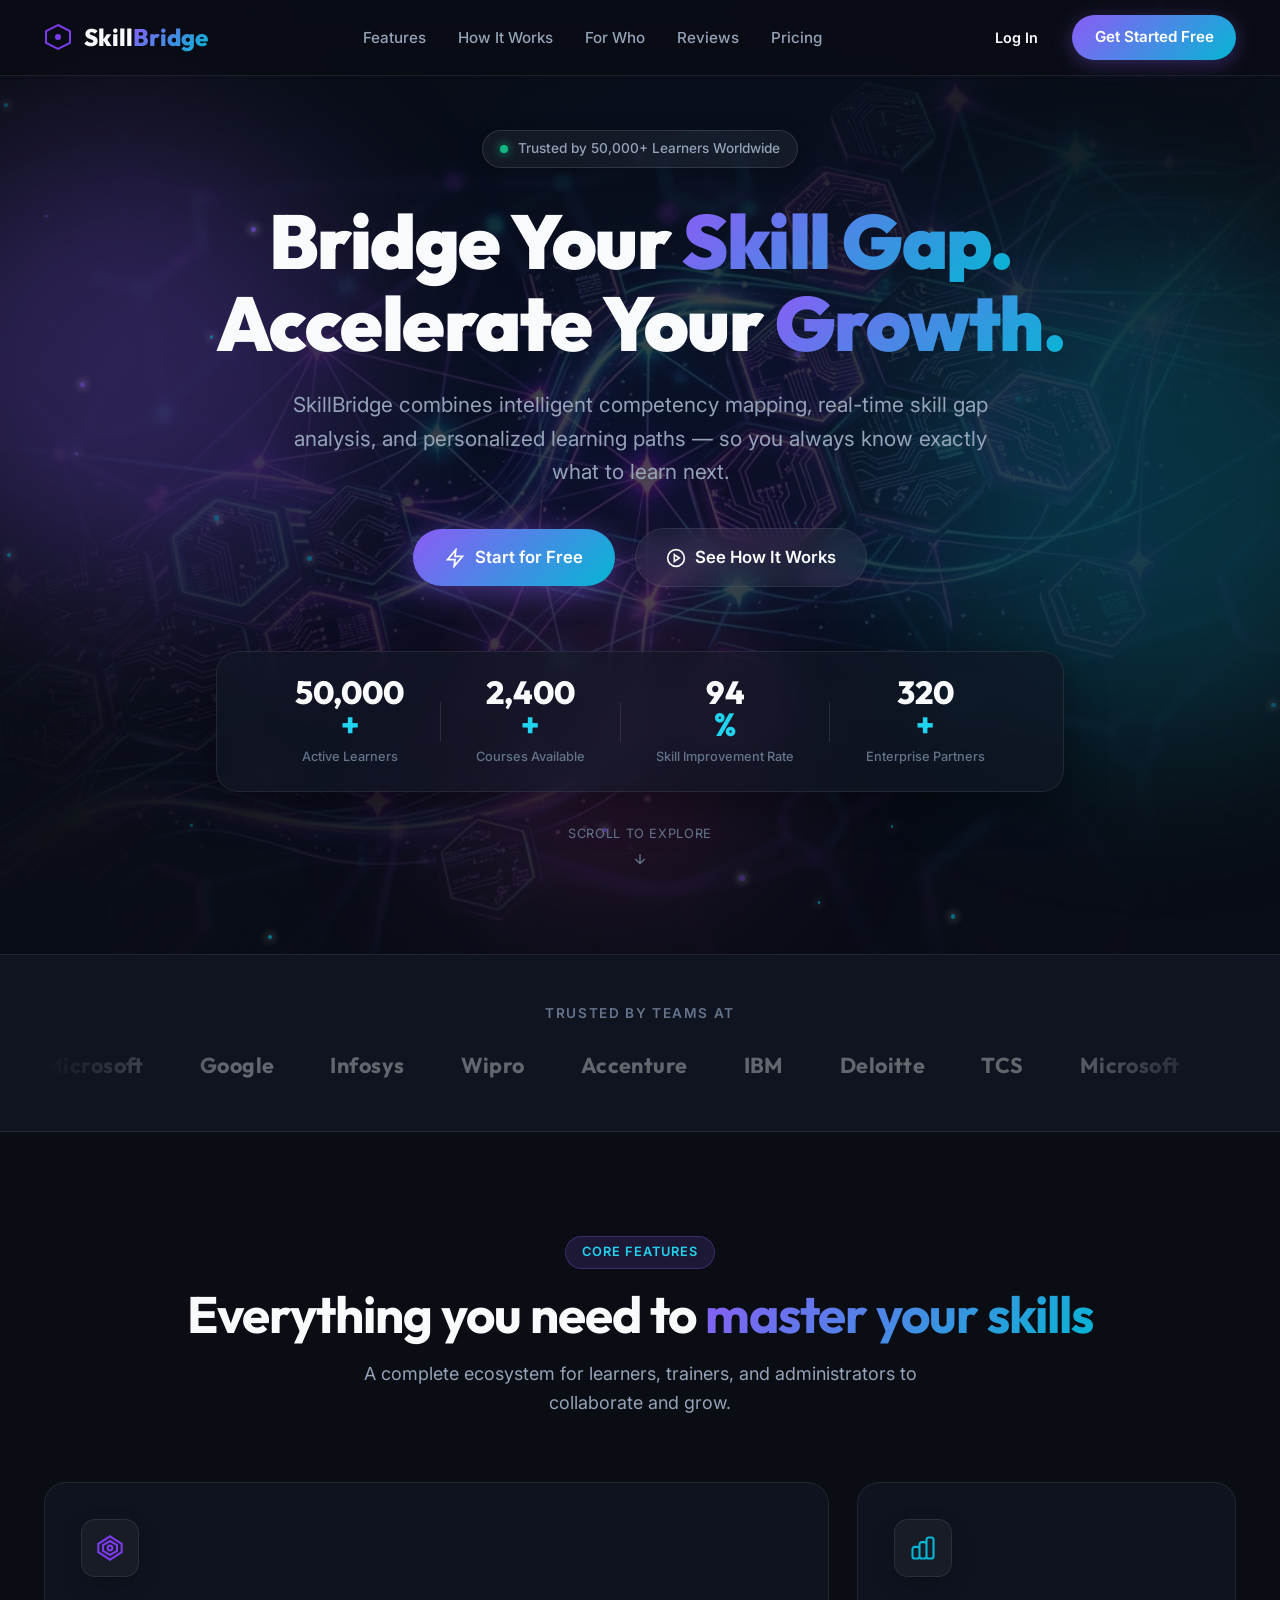
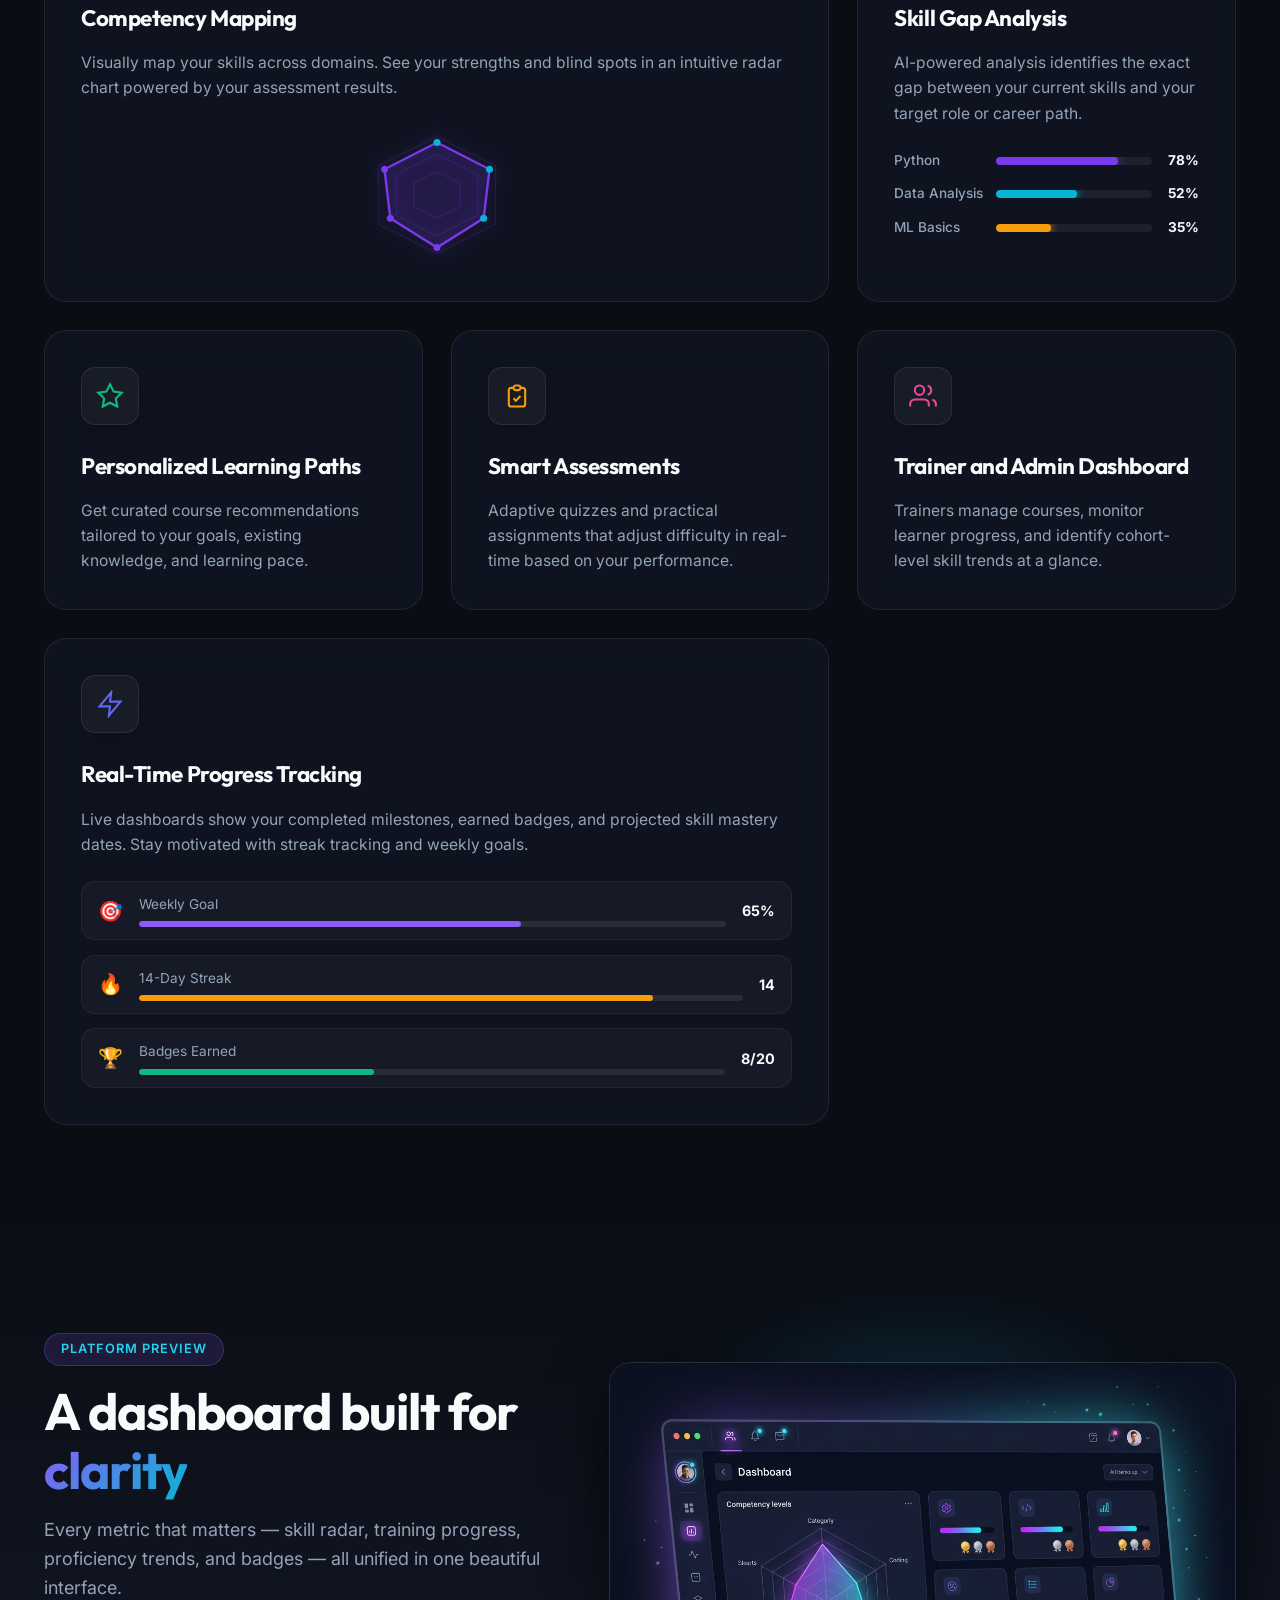
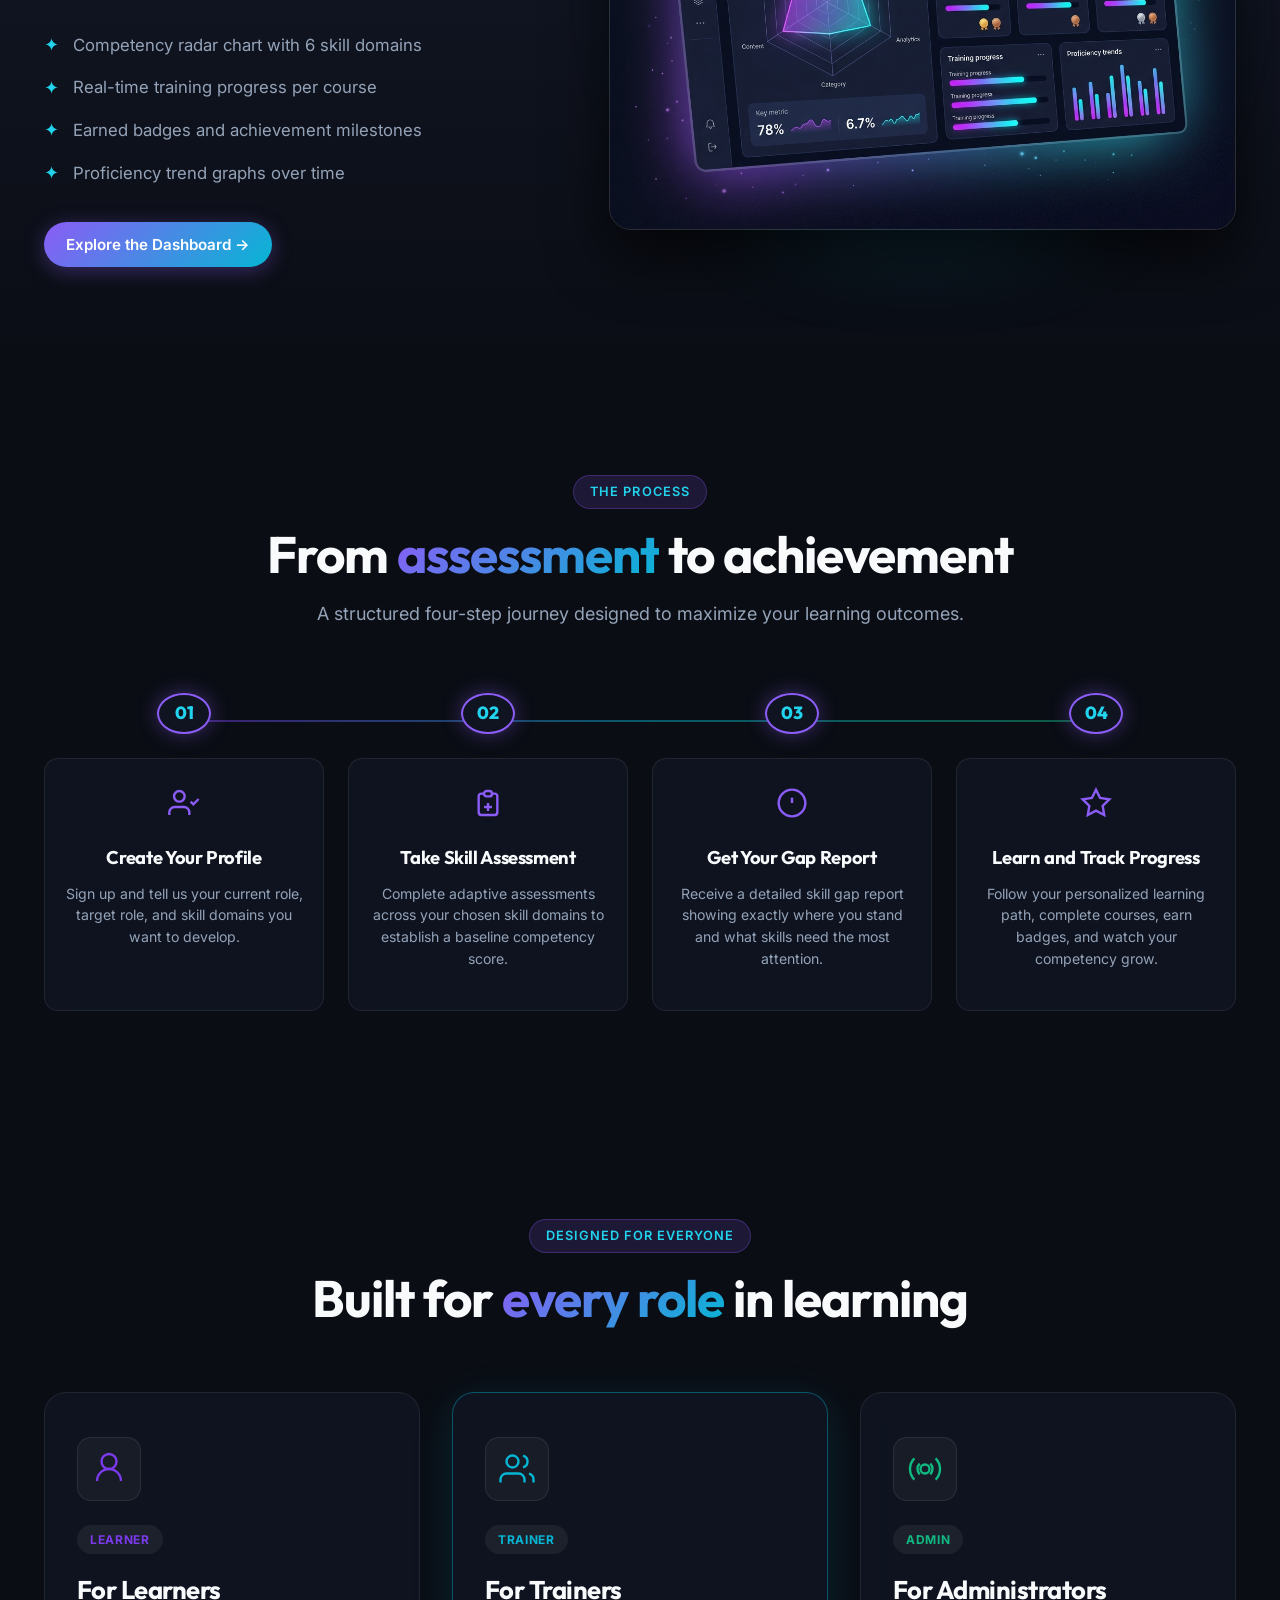
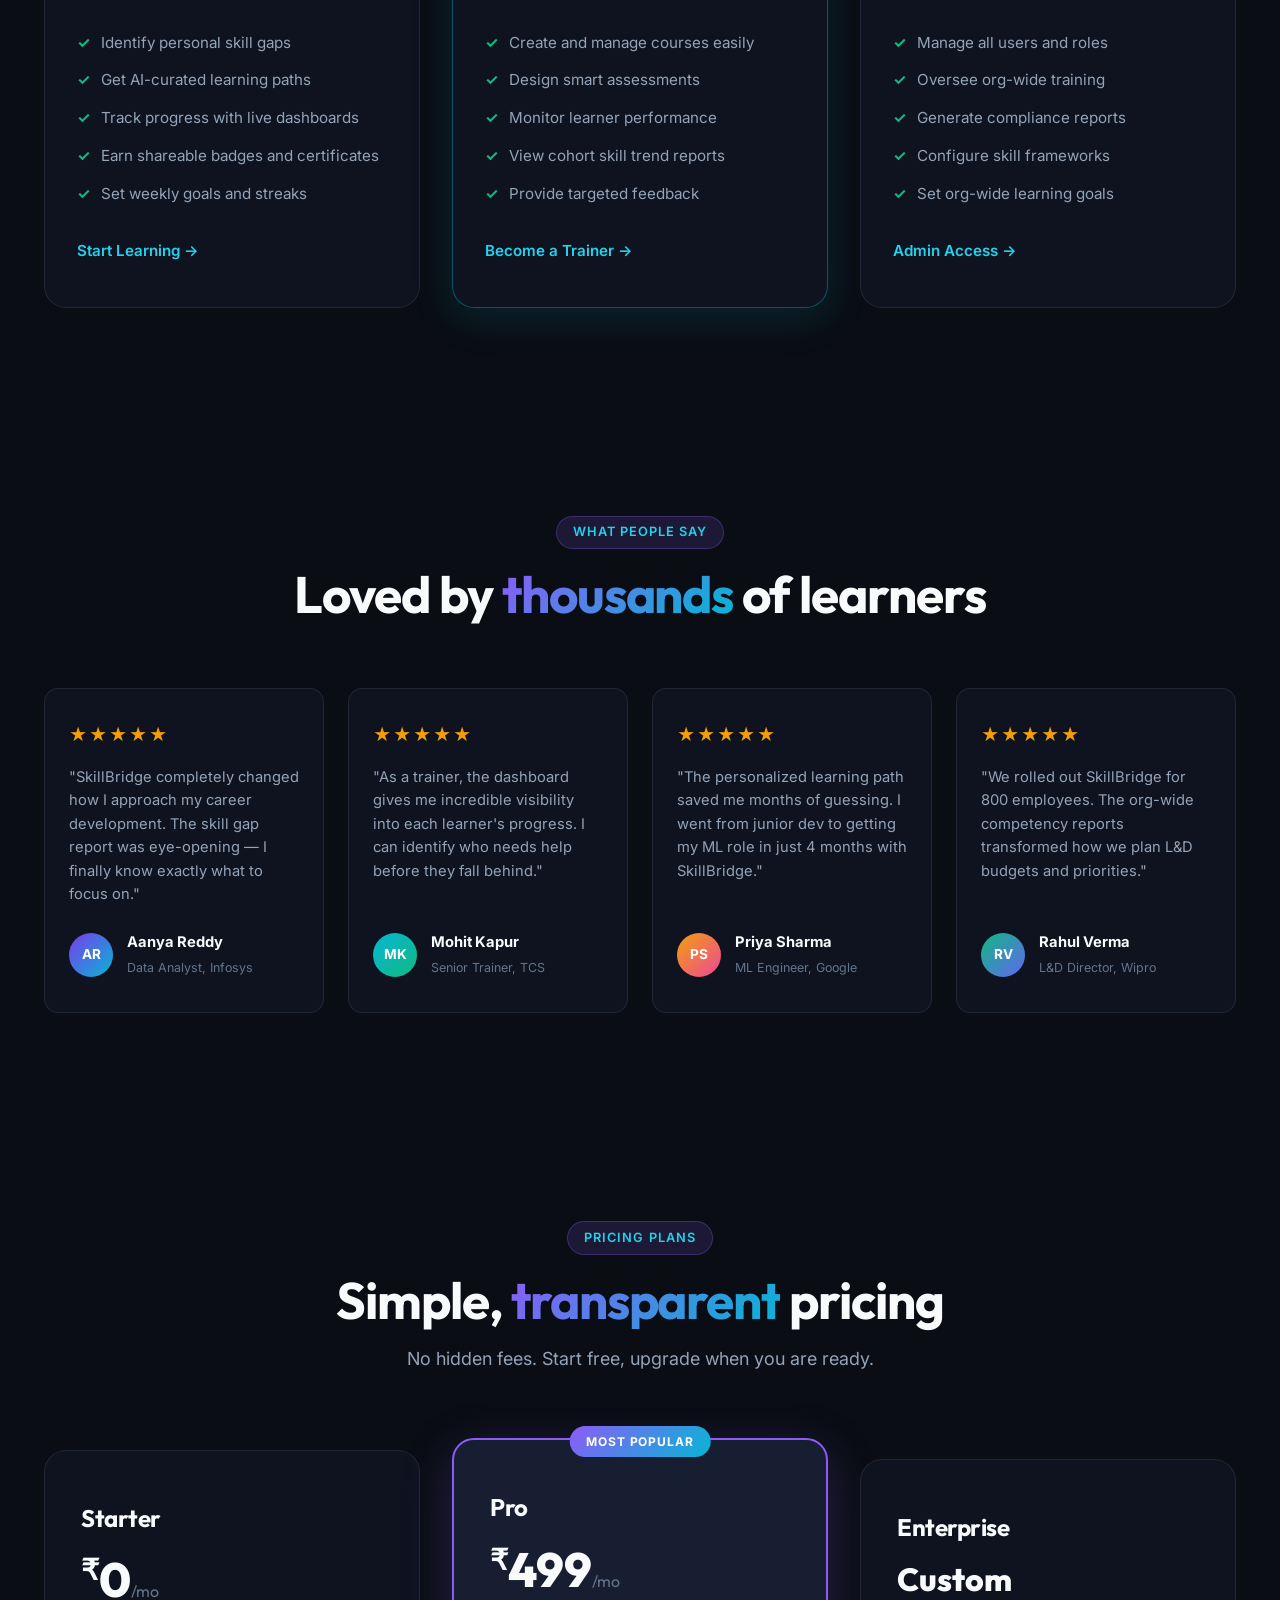
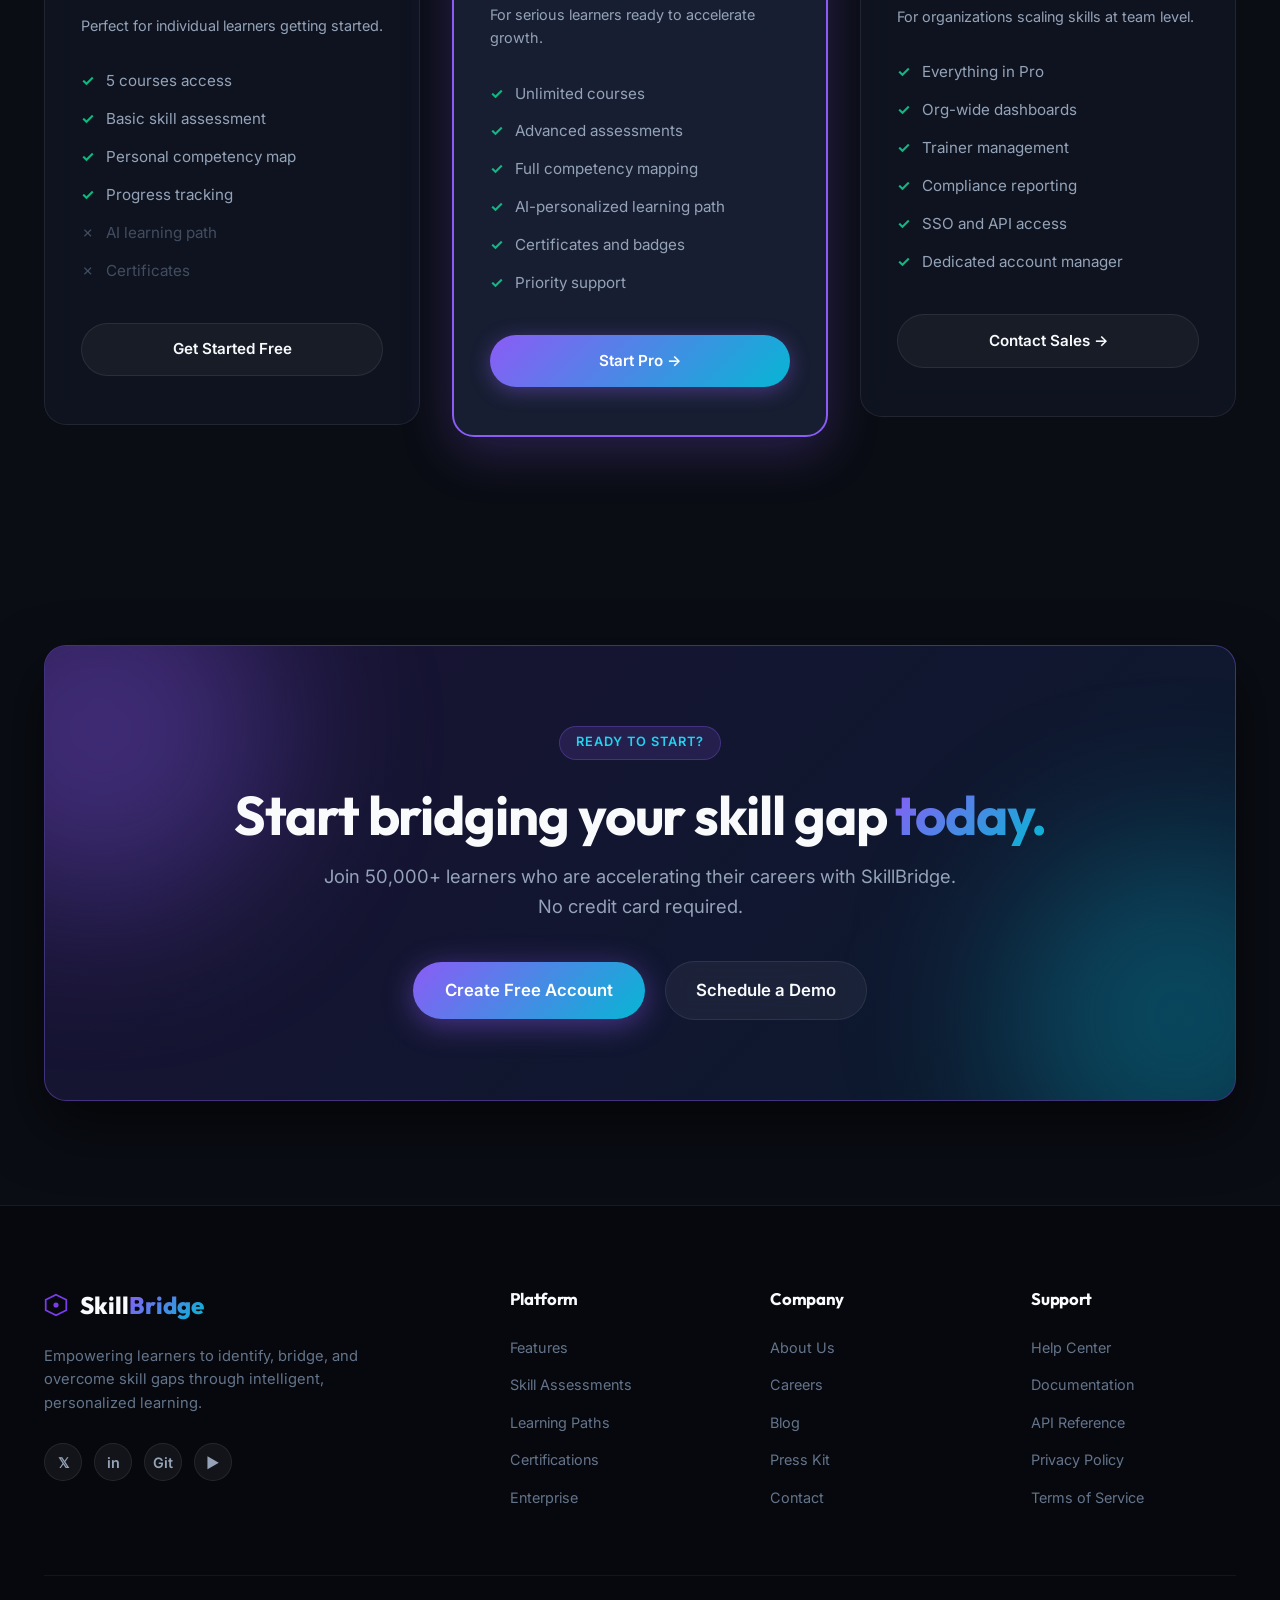
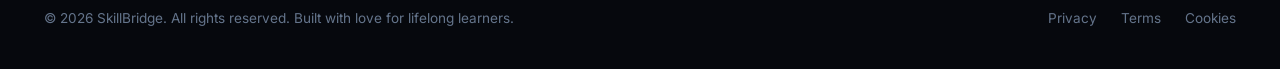
<file: index.html>
<!DOCTYPE html>
<html lang="en">
<head>
  <meta charset="UTF-8" />
  <meta name="viewport" content="width=device-width, initial-scale=1.0" />
  <title>SkillBridge — Competency-Based Learning and Skill Gap Analysis</title>
  <meta name="description" content="SkillBridge is a modern platform for skill gap analysis, competency mapping, and personalized learning recommendations. Bridge the gap between where you are and where you want to be." />
  <link rel="preconnect" href="https://fonts.googleapis.com" />
  <link rel="preconnect" href="https://fonts.gstatic.com" crossorigin />
  <link href="https://fonts.googleapis.com/css2?family=Outfit:wght@300;400;500;600;700;800;900&family=Inter:wght@300;400;500;600&display=swap" rel="stylesheet" />
  <link rel="stylesheet" href="style.css" />
</head>
<body>
  <nav class="navbar" id="navbar">
    <div class="nav-container">
      <a href="#" class="nav-logo" id="nav-logo">
        <div class="logo-icon">
          <svg width="28" height="28" viewBox="0 0 28 28" fill="none"><polygon points="14,2 26,8 26,20 14,26 2,20 2,8" fill="none" stroke="url(#lg1)" stroke-width="2"/><circle cx="14" cy="14" r="3" fill="url(#lg1)"/><defs><linearGradient id="lg1" x1="0" y1="0" x2="28" y2="28"><stop offset="0%" stop-color="#7c3aed"/><stop offset="100%" stop-color="#06b6d4"/></linearGradient></defs></svg>
        </div>
        <span>Skill<span class="logo-accent">Bridge</span></span>
      </a>
      <ul class="nav-links" id="nav-links">
        <li><a href="#features" class="nav-link">Features</a></li>
        <li><a href="#how-it-works" class="nav-link">How It Works</a></li>
        <li><a href="#roles" class="nav-link">For Who</a></li>
        <li><a href="#testimonials" class="nav-link">Reviews</a></li>
        <li><a href="#pricing" class="nav-link">Pricing</a></li>
      </ul>
      <div class="nav-actions">
        <a href="login.html" class="btn-ghost" id="nav-login">Log In</a>
        <a href="signup.html" class="btn-primary" id="nav-cta">Get Started Free</a>
      </div>
      <button class="hamburger" id="hamburger" aria-label="Toggle menu"><span></span><span></span><span></span></button>
    </div>
  </nav>

  <section class="hero" id="hero">
    <div class="hero-bg">
      <div class="hero-overlay"></div>
    </div>
    <div class="floating-orb orb-1"></div>
    <div class="floating-orb orb-2"></div>
    <div class="floating-orb orb-3"></div>
    <div class="particles" id="particles"></div>
    <div class="hero-content">
      <div class="hero-badge" id="hero-badge"><span class="badge-dot"></span><span>Trusted by 50,000+ Learners Worldwide</span></div>
      <h1 class="hero-title" id="hero-title">Bridge Your <span class="gradient-text">Skill Gap.</span><br/>Accelerate Your <span class="gradient-text">Growth.</span></h1>
      <p class="hero-subtitle" id="hero-subtitle">SkillBridge combines intelligent competency mapping, real-time skill gap analysis, and personalized learning paths — so you always know exactly what to learn next.</p>
      <div class="hero-cta-group" id="hero-cta">
        <a href="signup.html" class="btn-hero-primary" id="hero-btn-primary"><svg width="20" height="20" fill="none" stroke="currentColor" stroke-width="2" viewBox="0 0 24 24"><path d="M13 2L3 14h9l-1 8 10-12h-9l1-8z"/></svg>Start for Free</a>
        <a href="#how-it-works" class="btn-hero-ghost" id="hero-btn-ghost"><svg width="20" height="20" fill="none" stroke="currentColor" stroke-width="2" viewBox="0 0 24 24"><circle cx="12" cy="12" r="10"/><polygon points="10,8 16,12 10,16"/></svg>See How It Works</a>
      </div>
      <div class="hero-stats" id="hero-stats">
        <div class="stat-item"><span class="stat-num" data-target="50000">0</span><span class="stat-suffix">+</span><span class="stat-label">Active Learners</span></div>
        <div class="stat-divider"></div>
        <div class="stat-item"><span class="stat-num" data-target="2400">0</span><span class="stat-suffix">+</span><span class="stat-label">Courses Available</span></div>
        <div class="stat-divider"></div>
        <div class="stat-item"><span class="stat-num" data-target="94">0</span><span class="stat-suffix">%</span><span class="stat-label">Skill Improvement Rate</span></div>
        <div class="stat-divider"></div>
        <div class="stat-item"><span class="stat-num" data-target="320">0</span><span class="stat-suffix">+</span><span class="stat-label">Enterprise Partners</span></div>
      </div>
    </div>
    <div class="hero-scroll-indicator"><span>Scroll to explore</span><div class="scroll-arrow"><svg width="16" height="16" fill="none" stroke="currentColor" stroke-width="2" viewBox="0 0 24 24"><path d="M12 5v14M5 12l7 7 7-7"/></svg></div></div>
  </section>

  <section class="logo-strip">
    <div class="container">
      <p class="logo-strip-label">Trusted by teams at</p>
      <div class="logo-marquee">
        <div class="logo-track">
          <span class="company-logo">Microsoft</span><span class="company-logo">Google</span><span class="company-logo">Infosys</span><span class="company-logo">Wipro</span><span class="company-logo">Accenture</span><span class="company-logo">IBM</span><span class="company-logo">Deloitte</span><span class="company-logo">TCS</span><span class="company-logo">Microsoft</span><span class="company-logo">Google</span><span class="company-logo">Infosys</span><span class="company-logo">Wipro</span><span class="company-logo">Accenture</span><span class="company-logo">IBM</span><span class="company-logo">Deloitte</span><span class="company-logo">TCS</span>
        </div>
      </div>
    </div>
  </section>

  <section class="features section" id="features">
    <div class="container">
      <div class="section-header">
        <div class="section-tag">Core Features</div>
        <h2 class="section-title">Everything you need to <span class="gradient-text">master your skills</span></h2>
        <p class="section-subtitle">A complete ecosystem for learners, trainers, and administrators to collaborate and grow.</p>
      </div>
      <div class="features-grid">
        <div class="feature-card feature-card--large" data-delay="0">
          <div class="feature-icon-wrap" style="--icon-color:#7c3aed"><svg width="28" height="28" fill="none" stroke="currentColor" stroke-width="1.8" viewBox="0 0 24 24"><polygon points="12,2 22,8.5 22,15.5 12,22 2,15.5 2,8.5"/><polygon points="12,6 18,9.5 18,14.5 12,18 6,14.5 6,9.5"/><circle cx="12" cy="12" r="2"/></svg></div>
          <h3>Competency Mapping</h3>
          <p>Visually map your skills across domains. See your strengths and blind spots in an intuitive radar chart powered by your assessment results.</p>
          <div class="feature-visual">
            <div class="radar-mini"><svg viewBox="0 0 120 120" xmlns="http://www.w3.org/2000/svg"><polygon points="60,10 110,35 110,85 60,110 10,85 10,35" fill="none" stroke="rgba(124,58,237,0.2)" stroke-width="1"/><polygon points="60,25 95,42.5 95,77.5 60,95 25,77.5 25,42.5" fill="none" stroke="rgba(124,58,237,0.2)" stroke-width="1"/><polygon points="60,40 80,50 80,70 60,80 40,70 40,50" fill="none" stroke="rgba(124,58,237,0.2)" stroke-width="1"/><polygon points="60,15 105,38 100,80 60,105 20,80 15,38" fill="rgba(124,58,237,0.15)" stroke="#7c3aed" stroke-width="2" class="radar-shape"/><circle cx="60" cy="15" r="3" fill="#06b6d4"/><circle cx="105" cy="38" r="3" fill="#06b6d4"/><circle cx="100" cy="80" r="3" fill="#06b6d4"/><circle cx="60" cy="105" r="3" fill="#7c3aed"/><circle cx="20" cy="80" r="3" fill="#7c3aed"/><circle cx="15" cy="38" r="3" fill="#7c3aed"/></svg></div>
          </div>
        </div>
        <div class="feature-card" data-delay="100">
          <div class="feature-icon-wrap" style="--icon-color:#06b6d4"><svg width="28" height="28" fill="none" stroke="currentColor" stroke-width="1.8" viewBox="0 0 24 24"><path d="M9 19v-6a2 2 0 00-2-2H5a2 2 0 00-2 2v6a2 2 0 002 2h2a2 2 0 002-2zm0 0V9a2 2 0 012-2h2a2 2 0 012 2v10m-6 0a2 2 0 002 2h2a2 2 0 002-2m0 0V5a2 2 0 012-2h2a2 2 0 012 2v14a2 2 0 01-2 2h-2a2 2 0 01-2-2z"/></svg></div>
          <h3>Skill Gap Analysis</h3>
          <p>AI-powered analysis identifies the exact gap between your current skills and your target role or career path.</p>
          <div class="gap-bars">
            <div class="gap-bar-row"><span>Python</span><div class="gap-bar-track"><div class="gap-bar-fill" style="width:78%;--c:#7c3aed"></div></div><span class="gap-pct">78%</span></div>
            <div class="gap-bar-row"><span>Data Analysis</span><div class="gap-bar-track"><div class="gap-bar-fill" style="width:52%;--c:#06b6d4"></div></div><span class="gap-pct">52%</span></div>
            <div class="gap-bar-row"><span>ML Basics</span><div class="gap-bar-track"><div class="gap-bar-fill" style="width:35%;--c:#f59e0b"></div></div><span class="gap-pct">35%</span></div>
          </div>
        </div>
        <div class="feature-card" data-delay="200">
          <div class="feature-icon-wrap" style="--icon-color:#10b981"><svg width="28" height="28" fill="none" stroke="currentColor" stroke-width="1.8" viewBox="0 0 24 24"><path d="M12 2l3.09 6.26L22 9.27l-5 4.87 1.18 6.88L12 17.77l-6.18 3.25L7 14.14 2 9.27l6.91-1.01L12 2z"/></svg></div>
          <h3>Personalized Learning Paths</h3>
          <p>Get curated course recommendations tailored to your goals, existing knowledge, and learning pace.</p>
        </div>
        <div class="feature-card" data-delay="300">
          <div class="feature-icon-wrap" style="--icon-color:#f59e0b"><svg width="28" height="28" fill="none" stroke="currentColor" stroke-width="1.8" viewBox="0 0 24 24"><path d="M9 5H7a2 2 0 00-2 2v12a2 2 0 002 2h10a2 2 0 002-2V7a2 2 0 00-2-2h-2M9 5a2 2 0 002 2h2a2 2 0 002-2M9 5a2 2 0 012-2h2a2 2 0 012 2m-6 9l2 2 4-4"/></svg></div>
          <h3>Smart Assessments</h3>
          <p>Adaptive quizzes and practical assignments that adjust difficulty in real-time based on your performance.</p>
        </div>
        <div class="feature-card" data-delay="400">
          <div class="feature-icon-wrap" style="--icon-color:#ec4899"><svg width="28" height="28" fill="none" stroke="currentColor" stroke-width="1.8" viewBox="0 0 24 24"><path d="M17 21v-2a4 4 0 00-4-4H5a4 4 0 00-4 4v2"/><circle cx="9" cy="7" r="4"/><path d="M23 21v-2a4 4 0 00-3-3.87M16 3.13a4 4 0 010 7.75"/></svg></div>
          <h3>Trainer and Admin Dashboard</h3>
          <p>Trainers manage courses, monitor learner progress, and identify cohort-level skill trends at a glance.</p>
        </div>
        <div class="feature-card feature-card--large" data-delay="500">
          <div class="feature-icon-wrap" style="--icon-color:#6366f1"><svg width="28" height="28" fill="none" stroke="currentColor" stroke-width="1.8" viewBox="0 0 24 24"><path d="M13 2L3 14h9l-1 8 10-12h-9l1-8z"/></svg></div>
          <h3>Real-Time Progress Tracking</h3>
          <p>Live dashboards show your completed milestones, earned badges, and projected skill mastery dates. Stay motivated with streak tracking and weekly goals.</p>
          <div class="progress-preview">
            <div class="prog-row"><div class="prog-icon">🎯</div><div class="prog-info"><span class="prog-name">Weekly Goal</span><div class="prog-bar-track"><div class="prog-bar" style="width:65%"></div></div></div><span class="prog-val">65%</span></div>
            <div class="prog-row"><div class="prog-icon">🔥</div><div class="prog-info"><span class="prog-name">14-Day Streak</span><div class="prog-bar-track"><div class="prog-bar" style="width:85%;--pb:#f59e0b"></div></div></div><span class="prog-val">14</span></div>
            <div class="prog-row"><div class="prog-icon">🏆</div><div class="prog-info"><span class="prog-name">Badges Earned</span><div class="prog-bar-track"><div class="prog-bar" style="width:40%;--pb:#10b981"></div></div></div><span class="prog-val">8/20</span></div>
          </div>
        </div>
      </div>
    </div>
  </section>

  <section class="dashboard-section section">
    <div class="container">
      <div class="dashboard-wrapper">
        <div class="dashboard-text">
          <div class="section-tag">Platform Preview</div>
          <h2 class="section-title">A dashboard built for <span class="gradient-text">clarity</span></h2>
          <p class="section-subtitle" style="text-align:left;max-width:100%">Every metric that matters — skill radar, training progress, proficiency trends, and badges — all unified in one beautiful interface.</p>
          <ul class="dashboard-bullets">
            <li><div class="bullet-icon">✦</div><span>Competency radar chart with 6 skill domains</span></li>
            <li><div class="bullet-icon">✦</div><span>Real-time training progress per course</span></li>
            <li><div class="bullet-icon">✦</div><span>Earned badges and achievement milestones</span></li>
            <li><div class="bullet-icon">✦</div><span>Proficiency trend graphs over time</span></li>
          </ul>
          <a href="login.html" class="btn-primary" id="dashboard-cta">Explore the Dashboard →</a>
        </div>
        <div class="dashboard-image-wrap">
          <div class="dashboard-glow"></div>
          <img src="dashboard_mockup.jpg" alt="SkillBridge Dashboard" class="dashboard-img" id="dashboard-img"/>
        </div>
      </div>
    </div>
  </section>

  <section class="how-it-works section" id="how-it-works">
    <div class="container">
      <div class="section-header">
        <div class="section-tag">The Process</div>
        <h2 class="section-title">From <span class="gradient-text">assessment</span> to achievement</h2>
        <p class="section-subtitle">A structured four-step journey designed to maximize your learning outcomes.</p>
      </div>
      <div class="steps-timeline">
        <div class="step-item" data-step="1"><div class="step-number">01</div><div class="step-card"><div class="step-icon"><svg width="32" height="32" fill="none" stroke="currentColor" stroke-width="1.8" viewBox="0 0 24 24"><path d="M16 21v-2a4 4 0 00-4-4H5a4 4 0 00-4 4v2"/><circle cx="8.5" cy="7" r="4"/><polyline points="17 11 19 13 23 9"/></svg></div><h3>Create Your Profile</h3><p>Sign up and tell us your current role, target role, and skill domains you want to develop.</p></div></div>
        <div class="step-item" data-step="2"><div class="step-number">02</div><div class="step-card"><div class="step-icon"><svg width="32" height="32" fill="none" stroke="currentColor" stroke-width="1.8" viewBox="0 0 24 24"><path d="M9 5H7a2 2 0 00-2 2v12a2 2 0 002 2h10a2 2 0 002-2V7a2 2 0 00-2-2h-2M9 5a2 2 0 002 2h2a2 2 0 002-2M9 5a2 2 0 012-2h2a2 2 0 012 2"/><line x1="12" y1="12" x2="12" y2="18"/><line x1="9" y1="15" x2="15" y2="15"/></svg></div><h3>Take Skill Assessment</h3><p>Complete adaptive assessments across your chosen skill domains to establish a baseline competency score.</p></div></div>
        <div class="step-item" data-step="3"><div class="step-number">03</div><div class="step-card"><div class="step-icon"><svg width="32" height="32" fill="none" stroke="currentColor" stroke-width="1.8" viewBox="0 0 24 24"><circle cx="12" cy="12" r="10"/><line x1="12" y1="8" x2="12" y2="12"/><line x1="12" y1="16" x2="12.01" y2="16"/></svg></div><h3>Get Your Gap Report</h3><p>Receive a detailed skill gap report showing exactly where you stand and what skills need the most attention.</p></div></div>
        <div class="step-item" data-step="4"><div class="step-number">04</div><div class="step-card"><div class="step-icon"><svg width="32" height="32" fill="none" stroke="currentColor" stroke-width="1.8" viewBox="0 0 24 24"><path d="M12 2l3.09 6.26L22 9.27l-5 4.87 1.18 6.88L12 17.77l-6.18 3.25L7 14.14 2 9.27l6.91-1.01L12 2z"/></svg></div><h3>Learn and Track Progress</h3><p>Follow your personalized learning path, complete courses, earn badges, and watch your competency grow.</p></div></div>
      </div>
    </div>
  </section>

  <section class="roles-section section" id="roles">
    <div class="container">
      <div class="section-header">
        <div class="section-tag">Designed For Everyone</div>
        <h2 class="section-title">Built for <span class="gradient-text">every role</span> in learning</h2>
      </div>
      <div class="roles-grid">
        <div class="role-card" id="role-learner"><div class="role-icon-wrap" style="--rc:#7c3aed"><svg width="36" height="36" fill="none" stroke="currentColor" stroke-width="1.6" viewBox="0 0 24 24"><path d="M12 2a5 5 0 110 10A5 5 0 0112 2z"/><path d="M4 20a8 8 0 0116 0"/></svg></div><div class="role-badge" style="--rb:#7c3aed">Learner</div><h3>For Learners</h3><ul class="role-list"><li>Identify personal skill gaps</li><li>Get AI-curated learning paths</li><li>Track progress with live dashboards</li><li>Earn shareable badges and certificates</li><li>Set weekly goals and streaks</li></ul><a href="signup.html?role=learner" class="role-cta">Start Learning →</a></div>
        <div class="role-card role-card--featured" id="role-trainer"><div class="role-icon-wrap" style="--rc:#06b6d4"><svg width="36" height="36" fill="none" stroke="currentColor" stroke-width="1.6" viewBox="0 0 24 24"><path d="M17 21v-2a4 4 0 00-4-4H5a4 4 0 00-4 4v2"/><circle cx="9" cy="7" r="4"/><path d="M23 21v-2a4 4 0 00-3-3.87M16 3.13a4 4 0 010 7.75"/></svg></div><div class="role-badge" style="--rb:#06b6d4">Trainer</div><h3>For Trainers</h3><ul class="role-list"><li>Create and manage courses easily</li><li>Design smart assessments</li><li>Monitor learner performance</li><li>View cohort skill trend reports</li><li>Provide targeted feedback</li></ul><a href="signup.html?role=trainer" class="role-cta">Become a Trainer →</a></div>
        <div class="role-card" id="role-admin"><div class="role-icon-wrap" style="--rc:#10b981"><svg width="36" height="36" fill="none" stroke="currentColor" stroke-width="1.6" viewBox="0 0 24 24"><circle cx="12" cy="12" r="3"/><path d="M19.07 4.93a10 10 0 010 14.14M4.93 4.93a10 10 0 000 14.14"/><path d="M15.54 8.46a5 5 0 010 7.07M8.46 8.46a5 5 0 000 7.07"/></svg></div><div class="role-badge" style="--rb:#10b981">Admin</div><h3>For Administrators</h3><ul class="role-list"><li>Manage all users and roles</li><li>Oversee org-wide training</li><li>Generate compliance reports</li><li>Configure skill frameworks</li><li>Set org-wide learning goals</li></ul><a href="signup.html?role=admin" class="role-cta">Admin Access →</a></div>
      </div>
    </div>
  </section>

  <section class="testimonials section" id="testimonials">
    <div class="container">
      <div class="section-header">
        <div class="section-tag">What People Say</div>
        <h2 class="section-title">Loved by <span class="gradient-text">thousands</span> of learners</h2>
      </div>
      <div class="testimonials-grid">
        <div class="testimonial-card" data-delay="0"><div class="t-stars">★★★★★</div><p class="t-text">"SkillBridge completely changed how I approach my career development. The skill gap report was eye-opening — I finally know exactly what to focus on."</p><div class="t-author"><div class="t-avatar" style="background:linear-gradient(135deg,#7c3aed,#06b6d4)">AR</div><div><strong>Aanya Reddy</strong><span>Data Analyst, Infosys</span></div></div></div>
        <div class="testimonial-card" data-delay="150"><div class="t-stars">★★★★★</div><p class="t-text">"As a trainer, the dashboard gives me incredible visibility into each learner's progress. I can identify who needs help before they fall behind."</p><div class="t-author"><div class="t-avatar" style="background:linear-gradient(135deg,#06b6d4,#10b981)">MK</div><div><strong>Mohit Kapur</strong><span>Senior Trainer, TCS</span></div></div></div>
        <div class="testimonial-card" data-delay="300"><div class="t-stars">★★★★★</div><p class="t-text">"The personalized learning path saved me months of guessing. I went from junior dev to getting my ML role in just 4 months with SkillBridge."</p><div class="t-author"><div class="t-avatar" style="background:linear-gradient(135deg,#f59e0b,#ec4899)">PS</div><div><strong>Priya Sharma</strong><span>ML Engineer, Google</span></div></div></div>
        <div class="testimonial-card" data-delay="450"><div class="t-stars">★★★★★</div><p class="t-text">"We rolled out SkillBridge for 800 employees. The org-wide competency reports transformed how we plan L&D budgets and priorities."</p><div class="t-author"><div class="t-avatar" style="background:linear-gradient(135deg,#10b981,#6366f1)">RV</div><div><strong>Rahul Verma</strong><span>L&D Director, Wipro</span></div></div></div>
      </div>
    </div>
  </section>

  <section class="pricing section" id="pricing">
    <div class="container">
      <div class="section-header">
        <div class="section-tag">Pricing Plans</div>
        <h2 class="section-title">Simple, <span class="gradient-text">transparent</span> pricing</h2>
        <p class="section-subtitle">No hidden fees. Start free, upgrade when you are ready.</p>
      </div>
      <div class="pricing-grid">
        <div class="price-card" id="price-free"><div class="price-header"><h3>Starter</h3><div class="price-amount"><span class="price-currency">₹</span>0<span class="price-period">/mo</span></div><p>Perfect for individual learners getting started.</p></div><ul class="price-features"><li><span class="check">✓</span> 5 courses access</li><li><span class="check">✓</span> Basic skill assessment</li><li><span class="check">✓</span> Personal competency map</li><li><span class="check">✓</span> Progress tracking</li><li class="disabled"><span>✗</span> AI learning path</li><li class="disabled"><span>✗</span> Certificates</li></ul><a href="signup.html?plan=starter" class="price-btn price-btn--ghost">Get Started Free</a></div>
        <div class="price-card price-card--featured" id="price-pro"><div class="price-popular-badge">Most Popular</div><div class="price-header"><h3>Pro</h3><div class="price-amount"><span class="price-currency">₹</span>499<span class="price-period">/mo</span></div><p>For serious learners ready to accelerate growth.</p></div><ul class="price-features"><li><span class="check">✓</span> Unlimited courses</li><li><span class="check">✓</span> Advanced assessments</li><li><span class="check">✓</span> Full competency mapping</li><li><span class="check">✓</span> AI-personalized learning path</li><li><span class="check">✓</span> Certificates and badges</li><li><span class="check">✓</span> Priority support</li></ul><a href="signup.html?plan=pro" class="price-btn price-btn--primary">Start Pro →</a></div>
        <div class="price-card" id="price-enterprise"><div class="price-header"><h3>Enterprise</h3><div class="price-amount" style="font-size:2rem">Custom</div><p>For organizations scaling skills at team level.</p></div><ul class="price-features"><li><span class="check">✓</span> Everything in Pro</li><li><span class="check">✓</span> Org-wide dashboards</li><li><span class="check">✓</span> Trainer management</li><li><span class="check">✓</span> Compliance reporting</li><li><span class="check">✓</span> SSO and API access</li><li><span class="check">✓</span> Dedicated account manager</li></ul><a href="signup.html?plan=enterprise&role=admin" class="price-btn price-btn--ghost">Contact Sales →</a></div>
      </div>
    </div>
  </section>

  <section class="cta-banner section">
    <div class="container">
      <div class="cta-card" id="cta-card">
        <div class="cta-orb cta-orb-1"></div>
        <div class="cta-orb cta-orb-2"></div>
        <div class="section-tag" style="margin-bottom:1.5rem">Ready to Start?</div>
        <h2>Start bridging your skill gap <span class="gradient-text">today.</span></h2>
        <p>Join 50,000+ learners who are accelerating their careers with SkillBridge. No credit card required.</p>
        <div class="cta-buttons">
          <a href="signup.html" class="btn-hero-primary" id="cta-final-btn">Create Free Account</a>
          <a href="#" class="btn-hero-ghost" id="cta-demo-btn">Schedule a Demo</a>
        </div>
      </div>
    </div>
  </section>

  <footer class="footer">
    <div class="container">
      <div class="footer-top">
        <div class="footer-brand">
          <a href="#" class="nav-logo"><div class="logo-icon"><svg width="24" height="24" viewBox="0 0 28 28" fill="none"><polygon points="14,2 26,8 26,20 14,26 2,20 2,8" fill="none" stroke="url(#flg)" stroke-width="2"/><circle cx="14" cy="14" r="3" fill="url(#flg)"/><defs><linearGradient id="flg" x1="0" y1="0" x2="28" y2="28"><stop offset="0%" stop-color="#7c3aed"/><stop offset="100%" stop-color="#06b6d4"/></linearGradient></defs></svg></div><span>Skill<span class="logo-accent">Bridge</span></span></a>
          <p class="footer-tagline">Empowering learners to identify, bridge, and overcome skill gaps through intelligent, personalized learning.</p>
          <div class="social-links"><a href="#" class="social-btn">𝕏</a><a href="#" class="social-btn">in</a><a href="#" class="social-btn">Git</a><a href="#" class="social-btn">▶</a></div>
        </div>
        <div class="footer-links-group"><h4>Platform</h4><ul><li><a href="#">Features</a></li><li><a href="#">Skill Assessments</a></li><li><a href="#">Learning Paths</a></li><li><a href="#">Certifications</a></li><li><a href="#">Enterprise</a></li></ul></div>
        <div class="footer-links-group"><h4>Company</h4><ul><li><a href="#">About Us</a></li><li><a href="#">Careers</a></li><li><a href="#">Blog</a></li><li><a href="#">Press Kit</a></li><li><a href="#">Contact</a></li></ul></div>
        <div class="footer-links-group"><h4>Support</h4><ul><li><a href="#">Help Center</a></li><li><a href="#">Documentation</a></li><li><a href="#">API Reference</a></li><li><a href="#">Privacy Policy</a></li><li><a href="#">Terms of Service</a></li></ul></div>
      </div>
      <div class="footer-bottom">
        <p>© 2026 SkillBridge. All rights reserved. Built with love for lifelong learners.</p>
        <div class="footer-bottom-links"><a href="#">Privacy</a><a href="#">Terms</a><a href="#">Cookies</a></div>
      </div>
    </div>
  </footer>
  <script src="script.js"></script>
</body>
</html>
</file>
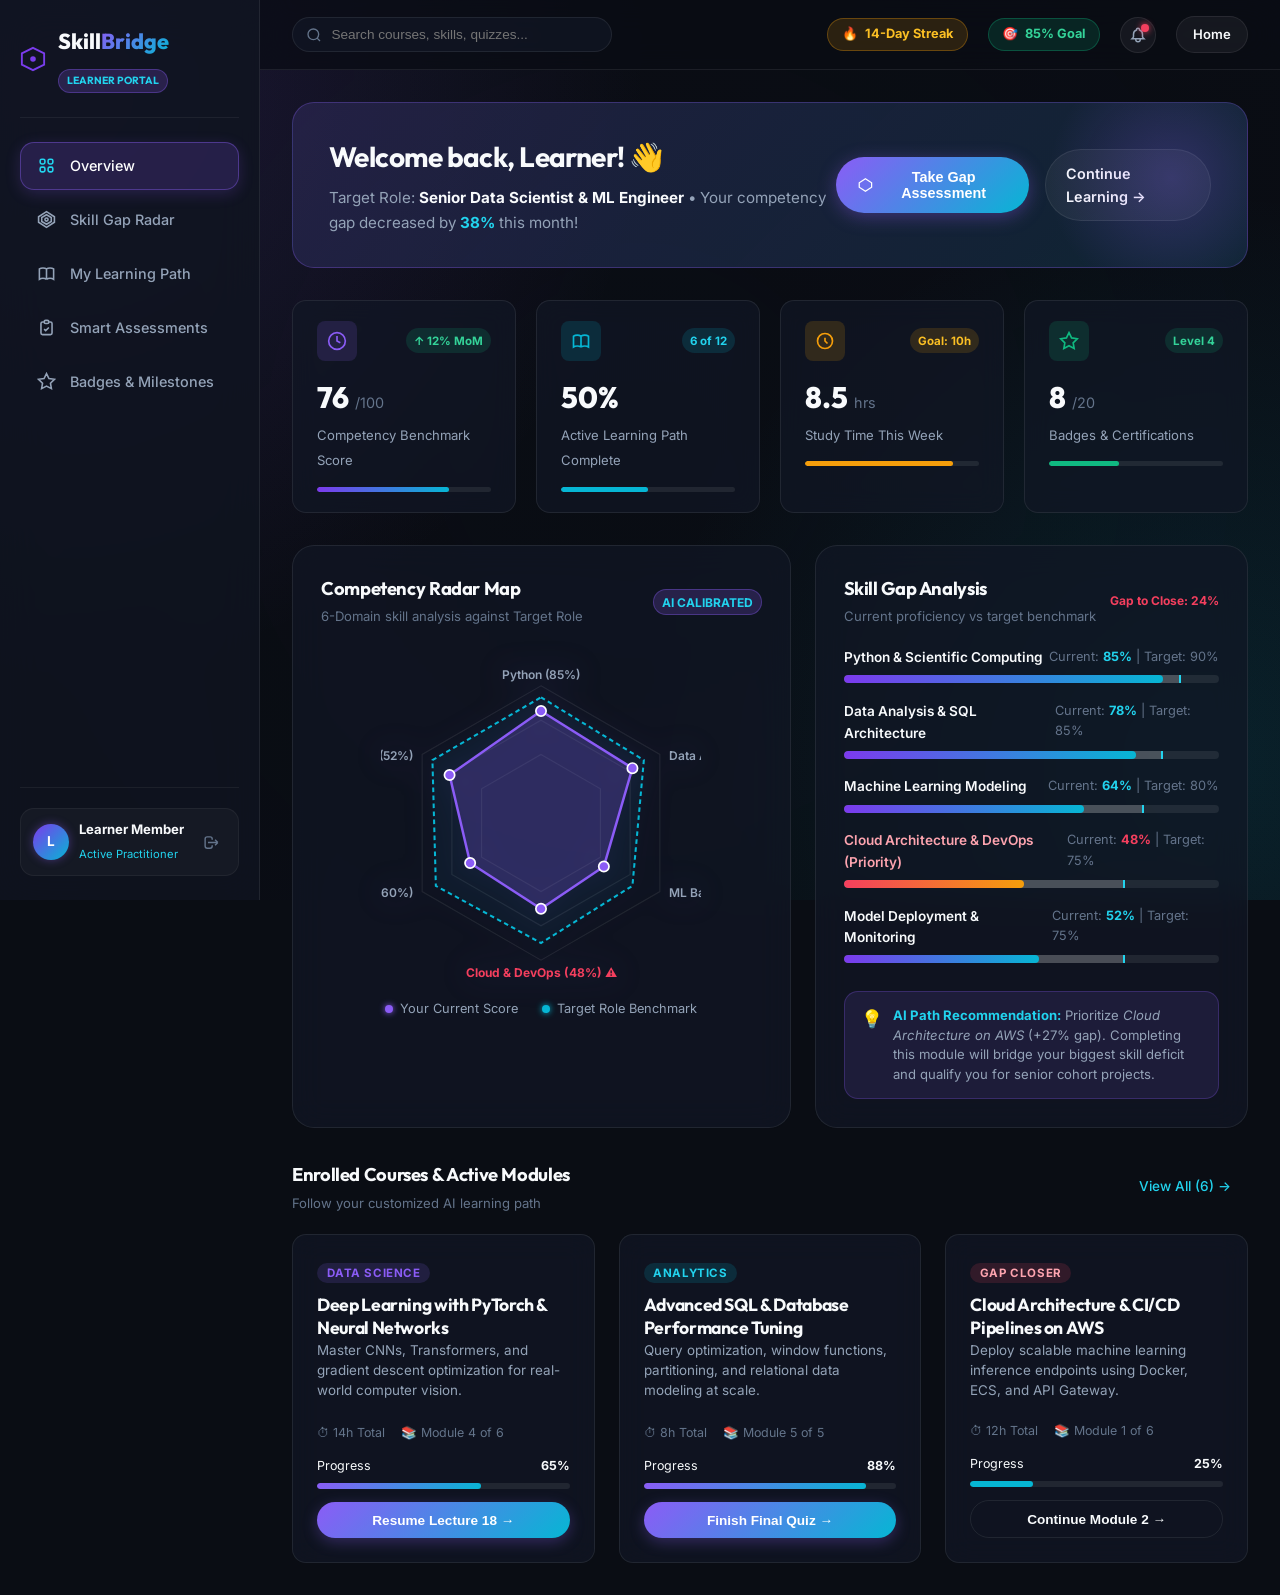
<file: learner-dashboard.html>
<!DOCTYPE html>
<html lang="en">
<head>
  <meta charset="UTF-8" />
  <meta http-equiv="refresh" content="0; url=learner.html" />
  <title>Redirecting to Learner Panel...</title>
  <script>window.location.replace("learner.html");</script>
</head>
<body style="background:#0a0d14; color:#94a3b8; font-family:sans-serif; display:flex; align-items:center; justify-content:center; height:100vh; margin:0;">
  <p>Redirecting to <a href="learner.html" style="color:#06b6d4;">Learner Panel</a>...</p>
</body>
</html>
</file>
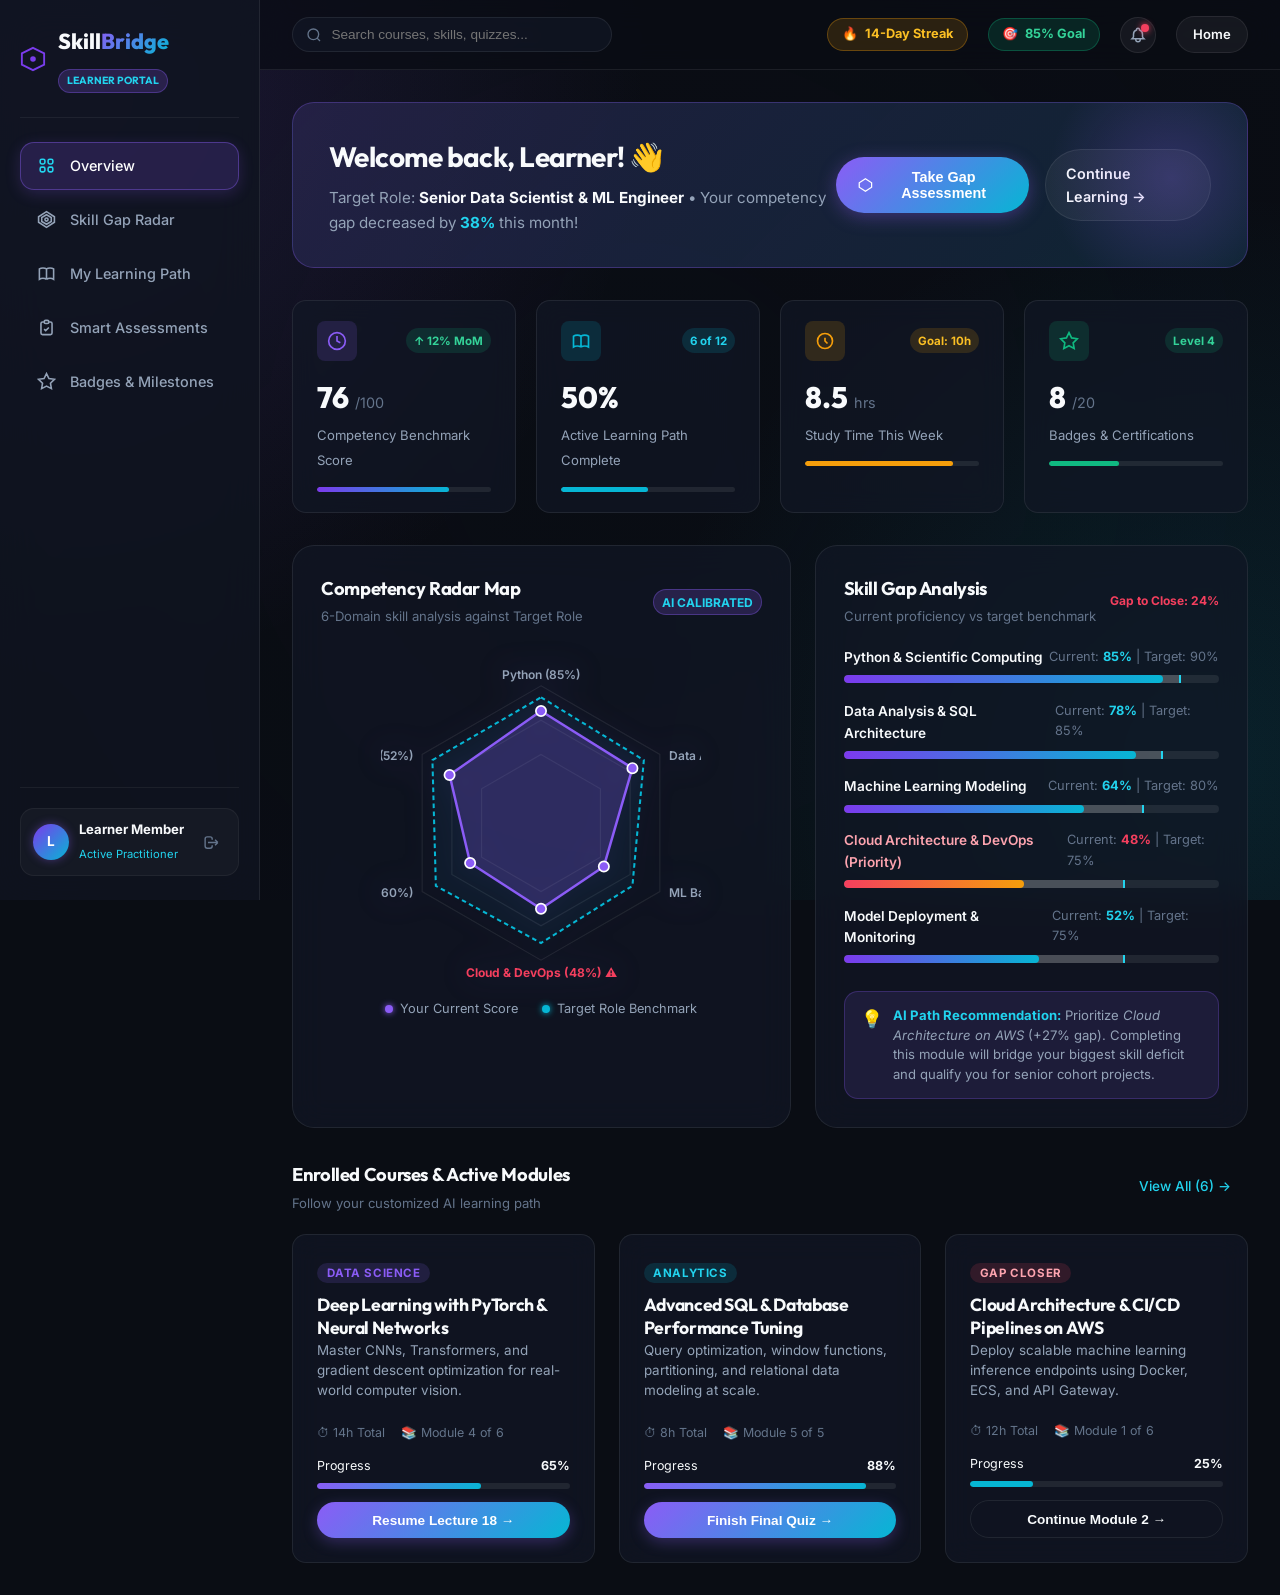
<file: learner.html>
<!DOCTYPE html>
<html lang="en">
<head>
  <meta charset="UTF-8" />
  <meta name="viewport" content="width=device-width, initial-scale=1.0" />
  <title>Learner Panel — SkillBridge | Competency-Based Learning</title>
  <meta name="description" content="SkillBridge Learner Dashboard: Competency radar, skill gap analysis, personalized learning paths, and progress tracking." />
  <link rel="preconnect" href="https://fonts.googleapis.com" />
  <link rel="preconnect" href="https://fonts.gstatic.com" crossorigin />
  <link href="https://fonts.googleapis.com/css2?family=Outfit:wght@300;400;500;600;700;800;900&family=Inter:wght@300;400;500;600;700&display=swap" rel="stylesheet" />
  <link rel="stylesheet" href="style.css" />
  <link rel="stylesheet" href="learner.css" />
</head>
<body class="dashboard-page">

  <!-- Background Ambience -->
  <div class="dashboard-bg-glow"></div>

  <!-- ==========================================================================
       Sidebar Navigation
       ========================================================================== -->
  <aside class="dash-sidebar" id="dash-sidebar">
    <div>
      <a href="index.html" class="sidebar-brand">
        <div class="logo-icon">
          <svg width="26" height="26" viewBox="0 0 28 28" fill="none">
            <polygon points="14,2 26,8 26,20 14,26 2,20 2,8" fill="none" stroke="url(#lg1)" stroke-width="2"/>
            <circle cx="14" cy="14" r="3" fill="url(#lg1)"/>
            <defs>
              <linearGradient id="lg1" x1="0" y1="0" x2="28" y2="28">
                <stop offset="0%" stop-color="#7c3aed"/>
                <stop offset="100%" stop-color="#06b6d4"/>
              </linearGradient>
            </defs>
          </svg>
        </div>
        <div>
          <span>Skill<span class="logo-accent">Bridge</span></span>
          <div class="sidebar-badge">Learner Portal</div>
        </div>
      </a>

      <!-- Navigation Menu -->
      <ul class="sidebar-menu">
        <li>
          <a class="sidebar-link active" data-tab="overview">
            <svg fill="none" stroke="currentColor" stroke-width="2" viewBox="0 0 24 24"><path d="M4 6a2 2 0 012-2h2a2 2 0 012 2v2a2 2 0 01-2 2H6a2 2 0 01-2-2V6zM14 6a2 2 0 012-2h2a2 2 0 012 2v2a2 2 0 01-2 2h-2a2 2 0 01-2-2V6zM4 16a2 2 0 012-2h2a2 2 0 012 2v2a2 2 0 01-2 2H6a2 2 0 01-2-2v-2zM14 16a2 2 0 012-2h2a2 2 0 012 2v2a2 2 0 01-2 2h-2a2 2 0 01-2-2v-2z"/></svg>
            Overview
          </a>
        </li>
        <li>
          <a class="sidebar-link" data-tab="skills">
            <svg fill="none" stroke="currentColor" stroke-width="2" viewBox="0 0 24 24"><polygon points="12,2 22,8.5 22,15.5 12,22 2,15.5 2,8.5"/><polygon points="12,6 18,9.5 18,14.5 12,18 6,14.5 6,9.5"/><circle cx="12" cy="12" r="2"/></svg>
            Skill Gap Radar
          </a>
        </li>
        <li>
          <a class="sidebar-link" data-tab="courses">
            <svg fill="none" stroke="currentColor" stroke-width="2" viewBox="0 0 24 24"><path d="M12 6.253v13m0-13C10.832 5.477 9.246 5 7.5 5S4.168 5.477 3 6.253v13C4.168 18.477 5.754 18 7.5 18s3.332.477 4.5 1.253m0-13C13.168 5.477 14.754 5 16.5 5c1.747 0 3.332.477 4.5 1.253v13C19.832 18.477 18.247 18 16.5 18c-1.746 0-3.332.477-4.5 1.253"/></svg>
            My Learning Path
          </a>
        </li>
        <li>
          <a class="sidebar-link" data-tab="assessments">
            <svg fill="none" stroke="currentColor" stroke-width="2" viewBox="0 0 24 24"><path d="M9 5H7a2 2 0 00-2 2v12a2 2 0 002 2h10a2 2 0 002-2V7a2 2 0 00-2-2h-2M9 5a2 2 0 002 2h2a2 2 0 002-2M9 5a2 2 0 012-2h2a2 2 0 012 2m-6 9l2 2 4-4"/></svg>
            Smart Assessments
          </a>
        </li>
        <li>
          <a class="sidebar-link" data-tab="badges">
            <svg fill="none" stroke="currentColor" stroke-width="2" viewBox="0 0 24 24"><path d="M12 2l3.09 6.26L22 9.27l-5 4.87 1.18 6.88L12 17.77l-6.18 3.25L7 14.14 2 9.27l6.91-1.01L12 2z"/></svg>
            Badges & Milestones
          </a>
        </li>
      </ul>
    </div>

    <!-- Sidebar User Footer -->
    <div class="sidebar-footer">
      <div class="user-mini-card">
        <div class="user-mini-info">
          <div class="user-avatar" id="dash-user-avatar">L</div>
          <div class="user-meta">
            <strong id="dash-user-name">Learner Member</strong>
            <span>Active Practitioner</span>
          </div>
        </div>
        <button type="button" class="btn-signout-mini action-signout" title="Sign Out" aria-label="Sign Out">
          <svg fill="none" stroke="currentColor" stroke-width="2" viewBox="0 0 24 24"><path d="M17 16l4-4m0 0l-4-4m4 4H7m6 4v1a3 3 0 01-3 3H6a3 3 0 01-3-3V7a3 3 0 013-3h4a3 3 0 013 3v1"/></svg>
        </button>
      </div>
    </div>
  </aside>

  <!-- ==========================================================================
       Main Dashboard Area
       ========================================================================== -->
  <main class="dash-main">

    <!-- Top Dashboard Header -->
    <header class="dash-header">
      <div style="display:flex; align-items:center; gap:1rem;">
        <button type="button" class="btn-mobile-sidebar" id="btn-mobile-sidebar" aria-label="Toggle menu">
          <svg fill="none" stroke="currentColor" stroke-width="2" viewBox="0 0 24 24"><path d="M4 6h16M4 12h16M4 18h16"/></svg>
        </button>
        <div class="header-search">
          <svg fill="none" stroke="currentColor" stroke-width="2" viewBox="0 0 24 24"><circle cx="11" cy="11" r="8"/><path d="M21 21l-4.35-4.35"/></svg>
          <input type="text" placeholder="Search courses, skills, quizzes..." />
        </div>
      </div>

      <div class="header-actions">
        <div class="streak-pill" title="Daily Learning Streak">
          <span>🔥</span> 14-Day Streak
        </div>
        <div class="goal-pill" title="Weekly Goal Completion">
          <span>🎯</span> 85% Goal
        </div>
        <button type="button" class="btn-header-action" title="Notifications" aria-label="Notifications">
          <svg fill="none" stroke="currentColor" stroke-width="2" viewBox="0 0 24 24"><path d="M15 17h5l-1.405-1.405A2.032 2.032 0 0118 14.158V11a6.002 6.002 0 00-4-5.659V5a2 2 0 10-4 0v.341C7.67 6.165 6 8.388 6 11v3.159c0 .538-.214 1.055-.595 1.436L4 17h5m6 0v1a3 3 0 11-6 0v-1m6 0H9"/></svg>
          <span class="notif-badge"></span>
        </button>
        <a href="index.html" class="btn-dash-ghost" style="padding:0.45rem 1rem; font-size:0.82rem;">Home</a>
      </div>
    </header>

    <!-- Content Sections -->
    <div class="dash-content">

      <!-- ======================================================================
           TAB 1: OVERVIEW (Default Active)
           ====================================================================== -->
      <section class="tab-pane active" id="tab-overview">
        
        <!-- Welcome Hero -->
        <div class="learner-hero">
          <div class="hero-left">
            <h1 id="dash-hero-greeting">Welcome back, Learner! 👋</h1>
            <p>
              Target Role: <strong style="color:var(--text-primary)">Senior Data Scientist & ML Engineer</strong> • Your competency gap decreased by <strong style="color:var(--accent-cyan-light)">38%</strong> this month!
            </p>
          </div>
          <div class="hero-actions">
            <button type="button" class="btn-dash-primary" id="btn-start-gap-assessment">
              <svg width="18" height="18" fill="none" stroke="currentColor" stroke-width="2" viewBox="0 0 24 24"><polygon points="12,2 22,8.5 22,15.5 12,22 2,15.5 2,8.5"/></svg>
              Take Gap Assessment
            </button>
            <a href="#courses-area" class="btn-dash-ghost sidebar-link" data-tab="courses">
              Continue Learning →
            </a>
          </div>
        </div>

        <!-- KPI Stat Grid -->
        <div class="kpi-grid">
          
          <div class="kpi-card">
            <div class="kpi-top">
              <div class="kpi-icon" style="background:rgba(139,92,246,0.15); color:var(--accent-purple);">
                <svg fill="none" stroke="currentColor" stroke-width="2" viewBox="0 0 24 24"><circle cx="12" cy="12" r="10"/><path d="M12 6v6l4 2"/></svg>
              </div>
              <span class="kpi-badge kpi-badge-up">↑ 12% MoM</span>
            </div>
            <div>
              <div class="kpi-value-row">
                <span class="kpi-number">76</span>
                <span class="kpi-total">/100</span>
              </div>
              <span class="kpi-label">Competency Benchmark Score</span>
            </div>
            <div class="kpi-progress-bar">
              <div class="kpi-progress-fill" style="width:76%; background:linear-gradient(90deg, #7c3aed, #06b6d4);"></div>
            </div>
          </div>

          <div class="kpi-card">
            <div class="kpi-top">
              <div class="kpi-icon" style="background:rgba(6,182,212,0.15); color:var(--accent-cyan);">
                <svg fill="none" stroke="currentColor" stroke-width="2" viewBox="0 0 24 24"><path d="M12 6.253v13m0-13C10.832 5.477 9.246 5 7.5 5S4.168 5.477 3 6.253v13C4.168 18.477 5.754 18 7.5 18s3.332.477 4.5 1.253m0-13C13.168 5.477 14.754 5 16.5 5c1.747 0 3.332.477 4.5 1.253v13C19.832 18.477 18.247 18 16.5 18c-1.746 0-3.332.477-4.5 1.253"/></svg>
              </div>
              <span class="kpi-badge" style="background:rgba(6,182,212,0.15); color:var(--accent-cyan-light);">6 of 12</span>
            </div>
            <div>
              <div class="kpi-value-row">
                <span class="kpi-number">50%</span>
              </div>
              <span class="kpi-label">Active Learning Path Complete</span>
            </div>
            <div class="kpi-progress-bar">
              <div class="kpi-progress-fill" style="width:50%; background:#06b6d4;"></div>
            </div>
          </div>

          <div class="kpi-card">
            <div class="kpi-top">
              <div class="kpi-icon" style="background:rgba(245,158,11,0.15); color:#f59e0b;">
                <svg fill="none" stroke="currentColor" stroke-width="2" viewBox="0 0 24 24"><path d="M12 8v4l3 3m6-3a9 9 0 11-18 0 9 9 0 0118 0z"/></svg>
              </div>
              <span class="kpi-badge" style="background:rgba(245,158,11,0.15); color:#fbbf24;">Goal: 10h</span>
            </div>
            <div>
              <div class="kpi-value-row">
                <span class="kpi-number">8.5</span>
                <span class="kpi-total">hrs</span>
              </div>
              <span class="kpi-label">Study Time This Week</span>
            </div>
            <div class="kpi-progress-bar">
              <div class="kpi-progress-fill" style="width:85%; background:#f59e0b;"></div>
            </div>
          </div>

          <div class="kpi-card">
            <div class="kpi-top">
              <div class="kpi-icon" style="background:rgba(16,185,129,0.15); color:#10b981;">
                <svg fill="none" stroke="currentColor" stroke-width="2" viewBox="0 0 24 24"><path d="M12 2l3.09 6.26L22 9.27l-5 4.87 1.18 6.88L12 17.77l-6.18 3.25L7 14.14 2 9.27l6.91-1.01L12 2z"/></svg>
              </div>
              <span class="kpi-badge" style="background:rgba(16,185,129,0.15); color:#34d399;">Level 4</span>
            </div>
            <div>
              <div class="kpi-value-row">
                <span class="kpi-number">8</span>
                <span class="kpi-total">/20</span>
              </div>
              <span class="kpi-label">Badges & Certifications</span>
            </div>
            <div class="kpi-progress-bar">
              <div class="kpi-progress-fill" style="width:40%; background:#10b981;"></div>
            </div>
          </div>

        </div>

        <!-- Analytics Row: Radar Chart + Skill Gap List -->
        <div class="dash-analytics-row">
          
          <!-- Competency Radar Card -->
          <div class="analytics-card">
            <div class="card-header-flex">
              <div>
                <h2 class="card-title">Competency Radar Map</h2>
                <p class="card-subtitle">6-Domain skill analysis against Target Role</p>
              </div>
              <span class="sidebar-badge" style="font-size:0.75rem;">AI Calibrated</span>
            </div>

            <div class="radar-container">
              <!-- Interactive SVG Radar Chart -->
              <svg class="radar-svg" viewBox="0 0 280 280" xmlns="http://www.w3.org/2000/svg">
                <!-- Outer Background Polygons -->
                <polygon points="140,20 244,80 244,200 140,260 36,200 36,80" fill="none" stroke="rgba(255,255,255,0.08)" stroke-width="1"/>
                <polygon points="140,50 218,95 218,185 140,230 62,185 62,95" fill="none" stroke="rgba(255,255,255,0.08)" stroke-width="1"/>
                <polygon points="140,80 192,110 192,170 140,200 88,170 88,110" fill="none" stroke="rgba(255,255,255,0.08)" stroke-width="1"/>
                
                <!-- Target Benchmark Polygon (Dashed Cyan) -->
                <polygon points="140,30 230,85 220,195 140,245 48,195 45,85" fill="rgba(6,182,212,0.05)" stroke="#06b6d4" stroke-width="1.8" stroke-dasharray="4 3"/>

                <!-- Current Learner Proficiency Polygon (Solid Purple Gradient) -->
                <polygon points="140,42 220,92 195,178 140,215 78,175 60,98" fill="rgba(139,92,246,0.22)" stroke="#8b5cf6" stroke-width="2.2"/>

                <!-- Domain Point Dots -->
                <circle cx="140" cy="42" r="4.5" fill="#8b5cf6" stroke="#fff" stroke-width="1.5"/>
                <circle cx="220" cy="92" r="4.5" fill="#8b5cf6" stroke="#fff" stroke-width="1.5"/>
                <circle cx="195" cy="178" r="4.5" fill="#8b5cf6" stroke="#fff" stroke-width="1.5"/>
                <circle cx="140" cy="215" r="4.5" fill="#8b5cf6" stroke="#fff" stroke-width="1.5"/>
                <circle cx="78" cy="175" r="4.5" fill="#8b5cf6" stroke="#fff" stroke-width="1.5"/>
                <circle cx="60" cy="98" r="4.5" fill="#8b5cf6" stroke="#fff" stroke-width="1.5"/>

                <!-- Axis Labels -->
                <text x="140" y="14" text-anchor="middle" fill="#94a3b8" font-size="10.5" font-weight="600">Python (85%)</text>
                <text x="252" y="85" text-anchor="start" fill="#94a3b8" font-size="10.5" font-weight="600">Data Analysis (78%)</text>
                <text x="252" y="205" text-anchor="start" fill="#94a3b8" font-size="10.5" font-weight="600">ML Basics (64%)</text>
                <text x="140" y="275" text-anchor="middle" fill="#f43f5e" font-size="10.5" font-weight="700">Cloud & DevOps (48%) ⚠</text>
                <text x="28" y="205" text-anchor="end" fill="#94a3b8" font-size="10.5" font-weight="600">Data Arch (60%)</text>
                <text x="28" y="85" text-anchor="end" fill="#94a3b8" font-size="10.5" font-weight="600">Deployment (52%)</text>
              </svg>

              <!-- Legend -->
              <div class="radar-legend">
                <div class="legend-item">
                  <span class="legend-dot" style="background:#8b5cf6; box-shadow:0 0 6px #8b5cf6;"></span>
                  <span>Your Current Score</span>
                </div>
                <div class="legend-item">
                  <span class="legend-dot" style="background:#06b6d4; box-shadow:0 0 6px #06b6d4;"></span>
                  <span>Target Role Benchmark</span>
                </div>
              </div>
            </div>
          </div>

          <!-- Skill Gap Breakdown List -->
          <div class="analytics-card">
            <div class="card-header-flex">
              <div>
                <h2 class="card-title">Skill Gap Analysis</h2>
                <p class="card-subtitle">Current proficiency vs target benchmark</p>
              </div>
              <span style="font-size:0.75rem; color:#f43f5e; font-weight:700;">Gap to Close: 24%</span>
            </div>

            <div class="gap-list">
              
              <div class="gap-item">
                <div class="gap-meta">
                  <span class="gap-domain">Python & Scientific Computing</span>
                  <span class="gap-scores">Current: <strong>85%</strong> | Target: 90%</span>
                </div>
                <div class="gap-track">
                  <div class="gap-fill-target" style="width:90%"></div>
                  <div class="gap-fill-current" style="width:85%"></div>
                </div>
              </div>

              <div class="gap-item">
                <div class="gap-meta">
                  <span class="gap-domain">Data Analysis & SQL Architecture</span>
                  <span class="gap-scores">Current: <strong>78%</strong> | Target: 85%</span>
                </div>
                <div class="gap-track">
                  <div class="gap-fill-target" style="width:85%"></div>
                  <div class="gap-fill-current" style="width:78%"></div>
                </div>
              </div>

              <div class="gap-item">
                <div class="gap-meta">
                  <span class="gap-domain">Machine Learning Modeling</span>
                  <span class="gap-scores">Current: <strong>64%</strong> | Target: 80%</span>
                </div>
                <div class="gap-track">
                  <div class="gap-fill-target" style="width:80%"></div>
                  <div class="gap-fill-current" style="width:64%"></div>
                </div>
              </div>

              <div class="gap-item">
                <div class="gap-meta">
                  <span class="gap-domain" style="color:#fda4af">Cloud Architecture & DevOps (Priority)</span>
                  <span class="gap-scores">Current: <strong style="color:#f43f5e">48%</strong> | Target: 75%</span>
                </div>
                <div class="gap-track">
                  <div class="gap-fill-target" style="width:75%"></div>
                  <div class="gap-fill-current" style="width:48%; background:linear-gradient(90deg, #f43f5e, #f59e0b);"></div>
                </div>
              </div>

              <div class="gap-item">
                <div class="gap-meta">
                  <span class="gap-domain">Model Deployment & Monitoring</span>
                  <span class="gap-scores">Current: <strong>52%</strong> | Target: 75%</span>
                </div>
                <div class="gap-track">
                  <div class="gap-fill-target" style="width:75%"></div>
                  <div class="gap-fill-current" style="width:52%"></div>
                </div>
              </div>

            </div>

            <!-- AI Insight Tip -->
            <div class="gap-ai-tip">
              <span style="font-size:1.1rem">💡</span>
              <div>
                <strong>AI Path Recommendation:</strong> Prioritize <em>Cloud Architecture on AWS</em> (+27% gap). Completing this module will bridge your biggest skill deficit and qualify you for senior cohort projects.
              </div>
            </div>
          </div>

        </div>

        <!-- In-Progress Learning Modules -->
        <div style="display:flex; flex-direction:column; gap:1.25rem;">
          <div class="card-header-flex">
            <div>
              <h2 class="card-title">Enrolled Courses & Active Modules</h2>
              <p class="card-subtitle">Follow your customized AI learning path</p>
            </div>
            <a href="#" class="sidebar-link" data-tab="courses" style="font-size:0.85rem; color:var(--accent-cyan-light)">View All (6) →</a>
          </div>

          <div class="courses-grid">
            
            <div class="course-card" data-status="in-progress">
              <div>
                <span class="course-category" style="background:rgba(139,92,246,0.15); color:var(--accent-purple);">Data Science</span>
                <h3>Deep Learning with PyTorch & Neural Networks</h3>
                <p>Master CNNs, Transformers, and gradient descent optimization for real-world computer vision.</p>
              </div>
              <div style="display:flex; flex-direction:column; gap:0.85rem;">
                <div class="course-meta-tags">
                  <span class="course-meta-tag">⏱ 14h Total</span>
                  <span class="course-meta-tag">📚 Module 4 of 6</span>
                </div>
                <div class="course-progress-wrap">
                  <div class="course-prog-header">
                    <span>Progress</span>
                    <strong>65%</strong>
                  </div>
                  <div class="course-prog-track">
                    <div class="course-prog-fill" style="width:65%"></div>
                  </div>
                </div>
                <button type="button" class="btn-course-action btn-course-primary" data-course="Deep Learning with PyTorch">Resume Lecture 18 →</button>
              </div>
            </div>

            <div class="course-card" data-status="in-progress">
              <div>
                <span class="course-category" style="background:rgba(6,182,212,0.15); color:var(--accent-cyan-light);">Analytics</span>
                <h3>Advanced SQL & Database Performance Tuning</h3>
                <p>Query optimization, window functions, partitioning, and relational data modeling at scale.</p>
              </div>
              <div style="display:flex; flex-direction:column; gap:0.85rem;">
                <div class="course-meta-tags">
                  <span class="course-meta-tag">⏱ 8h Total</span>
                  <span class="course-meta-tag">📚 Module 5 of 5</span>
                </div>
                <div class="course-progress-wrap">
                  <div class="course-prog-header">
                    <span>Progress</span>
                    <strong>88%</strong>
                  </div>
                  <div class="course-prog-track">
                    <div class="course-prog-fill" style="width:88%"></div>
                  </div>
                </div>
                <button type="button" class="btn-course-action btn-course-primary" data-course="Advanced SQL">Finish Final Quiz →</button>
              </div>
            </div>

            <div class="course-card" data-status="recommended">
              <div>
                <span class="course-category" style="background:rgba(244,63,94,0.15); color:#fda4af;">Gap Closer</span>
                <h3>Cloud Architecture & CI/CD Pipelines on AWS</h3>
                <p>Deploy scalable machine learning inference endpoints using Docker, ECS, and API Gateway.</p>
              </div>
              <div style="display:flex; flex-direction:column; gap:0.85rem;">
                <div class="course-meta-tags">
                  <span class="course-meta-tag">⏱ 12h Total</span>
                  <span class="course-meta-tag">📚 Module 1 of 6</span>
                </div>
                <div class="course-progress-wrap">
                  <div class="course-prog-header">
                    <span>Progress</span>
                    <strong>25%</strong>
                  </div>
                  <div class="course-prog-track">
                    <div class="course-prog-fill" style="width:25%; background:#06b6d4;"></div>
                  </div>
                </div>
                <button type="button" class="btn-course-action btn-course-outline" data-course="Cloud Architecture on AWS">Continue Module 2 →</button>
              </div>
            </div>

          </div>
        </div>

      </section>

      <!-- ======================================================================
           TAB 2: SKILL GAP & RADAR DEEP DIVE
           ====================================================================== -->
      <section class="tab-pane" id="tab-skills">
        <div class="learner-hero" style="background:var(--bg-card);">
          <div class="hero-left">
            <h1>Comprehensive Skill Gap Analysis</h1>
            <p>Detailed breakdown across 6 core technical domains calibrated against the Senior Data Scientist framework.</p>
          </div>
          <button type="button" class="btn-dash-primary" id="btn-recalculate-gap">Recalculate Radar</button>
        </div>

        <div class="dash-analytics-row">
          <div class="analytics-card">
            <h2 class="card-title">Competency Radar Dimensions</h2>
            <p class="card-subtitle">Click any domain to view curriculum recommendations</p>
            <div class="radar-container">
              <svg class="radar-svg" viewBox="0 0 280 280">
                <polygon points="140,20 244,80 244,200 140,260 36,200 36,80" fill="none" stroke="rgba(255,255,255,0.08)" stroke-width="1"/>
                <polygon points="140,50 218,95 218,185 140,230 62,185 62,95" fill="none" stroke="rgba(255,255,255,0.08)" stroke-width="1"/>
                <polygon points="140,42 220,92 195,178 140,215 78,175 60,98" fill="rgba(139,92,246,0.22)" stroke="#8b5cf6" stroke-width="2.2"/>
                <circle cx="140" cy="42" r="5" fill="#8b5cf6"/>
                <circle cx="220" cy="92" r="5" fill="#8b5cf6"/>
                <circle cx="195" cy="178" r="5" fill="#8b5cf6"/>
                <circle cx="140" cy="215" r="5" fill="#f43f5e"/>
                <circle cx="78" cy="175" r="5" fill="#8b5cf6"/>
                <circle cx="60" cy="98" r="5" fill="#8b5cf6"/>
              </svg>
            </div>
          </div>

          <div class="analytics-card">
            <h2 class="card-title">Actionable Milestones</h2>
            <div style="display:flex; flex-direction:column; gap:1rem;">
              <div style="padding:1rem; border-radius:var(--radius-md); background:rgba(255,255,255,0.03); border:1px solid var(--border-color);">
                <strong style="color:var(--accent-purple);">1. Close Cloud & DevOps Gap (+27%)</strong>
                <p style="font-size:0.82rem; color:var(--text-secondary); margin-top:0.3rem;">Complete the Docker containerization module and deploy your first REST inference endpoint.</p>
              </div>
              <div style="padding:1rem; border-radius:var(--radius-md); background:rgba(255,255,255,0.03); border:1px solid var(--border-color);">
                <strong style="color:var(--accent-cyan);">2. Model Monitoring & Drift (+23%)</strong>
                <p style="font-size:0.82rem; color:var(--text-secondary); margin-top:0.3rem;">Take the practical assessment on detecting concept drift and automating pipeline retraining.</p>
              </div>
              <div style="padding:1rem; border-radius:var(--radius-md); background:rgba(255,255,255,0.03); border:1px solid var(--border-color);">
                <strong style="color:var(--accent-emerald);">3. Capstone Project Ready</strong>
                <p style="font-size:0.82rem; color:var(--text-secondary); margin-top:0.3rem;">Once both modules are finished, you unlock the end-to-end industry capstone certification.</p>
              </div>
            </div>
          </div>
        </div>
      </section>

      <!-- ======================================================================
           TAB 3: MY COURSES & LEARNING PATH
           ====================================================================== -->
      <section class="tab-pane" id="tab-courses">
        <div class="card-header-flex">
          <div>
            <h1 style="font-size:1.6rem">My Learning Path</h1>
            <p style="color:var(--text-secondary); font-size:0.9rem">Courses dynamically tailored to your current competency level</p>
          </div>
          <div style="display:flex; gap:0.5rem;">
            <button type="button" class="course-filter-btn active btn-dash-ghost" data-filter="all" style="padding:0.4rem 0.9rem; font-size:0.82rem;">All Courses</button>
            <button type="button" class="course-filter-btn btn-dash-ghost" data-filter="in-progress" style="padding:0.4rem 0.9rem; font-size:0.82rem;">In Progress</button>
            <button type="button" class="course-filter-btn btn-dash-ghost" data-filter="completed" style="padding:0.4rem 0.9rem; font-size:0.82rem;">Completed</button>
          </div>
        </div>

        <div class="courses-grid">
          
          <div class="course-card" data-status="in-progress">
            <div>
              <span class="course-category" style="background:rgba(139,92,246,0.15); color:var(--accent-purple);">Data Science</span>
              <h3>Deep Learning with PyTorch & Neural Networks</h3>
              <p>Master CNNs, Transformers, and gradient descent optimization for real-world computer vision.</p>
            </div>
            <div style="display:flex; flex-direction:column; gap:0.85rem;">
              <div class="course-meta-tags"><span>⏱ 14h</span><span>📚 24 Lessons</span></div>
              <div class="course-progress-wrap"><div class="course-prog-header"><span>Progress</span><strong>65%</strong></div><div class="course-prog-track"><div class="course-prog-fill" style="width:65%"></div></div></div>
              <button type="button" class="btn-course-action btn-course-primary" data-course="Deep Learning with PyTorch">Resume Learning →</button>
            </div>
          </div>

          <div class="course-card" data-status="in-progress">
            <div>
              <span class="course-category" style="background:rgba(6,182,212,0.15); color:var(--accent-cyan-light);">Analytics</span>
              <h3>Advanced SQL & Database Performance Tuning</h3>
              <p>Query optimization, window functions, partitioning, and relational data modeling at scale.</p>
            </div>
            <div style="display:flex; flex-direction:column; gap:0.85rem;">
              <div class="course-meta-tags"><span>⏱ 8h</span><span>📚 16 Lessons</span></div>
              <div class="course-progress-wrap"><div class="course-prog-header"><span>Progress</span><strong>88%</strong></div><div class="course-prog-track"><div class="course-prog-fill" style="width:88%"></div></div></div>
              <button type="button" class="btn-course-action btn-course-primary" data-course="Advanced SQL">Resume Learning →</button>
            </div>
          </div>

          <div class="course-card" data-status="in-progress">
            <div>
              <span class="course-category" style="background:rgba(244,63,94,0.15); color:#fda4af;">Gap Closer</span>
              <h3>Cloud Architecture & CI/CD Pipelines on AWS</h3>
              <p>Deploy scalable machine learning inference endpoints using Docker, ECS, and API Gateway.</p>
            </div>
            <div style="display:flex; flex-direction:column; gap:0.85rem;">
              <div class="course-meta-tags"><span>⏱ 12h</span><span>📚 20 Lessons</span></div>
              <div class="course-progress-wrap"><div class="course-prog-header"><span>Progress</span><strong>25%</strong></div><div class="course-prog-track"><div class="course-prog-fill" style="width:25%; background:#06b6d4;"></div></div></div>
              <button type="button" class="btn-course-action btn-course-outline" data-course="Cloud Architecture on AWS">Resume Learning →</button>
            </div>
          </div>

          <div class="course-card" data-status="completed">
            <div>
              <span class="course-category" style="background:rgba(16,185,129,0.15); color:#34d399;">Completed</span>
              <h3>Python for Data Analysis & NumPy Essentials</h3>
              <p>Core foundations of vector manipulation, broadcasting, Pandas cleaning, and data visualization.</p>
            </div>
            <div style="display:flex; flex-direction:column; gap:0.85rem;">
              <div class="course-meta-tags"><span>⏱ 10h</span><span>🏆 Certificate Earned</span></div>
              <div class="course-progress-wrap"><div class="course-prog-header"><span>Progress</span><strong>100%</strong></div><div class="course-prog-track"><div class="course-prog-fill" style="width:100%; background:#10b981;"></div></div></div>
              <button type="button" class="btn-course-action btn-course-outline" data-course="Python Essentials">Review Certificate 📜</button>
            </div>
          </div>

        </div>
      </section>

      <!-- ======================================================================
           TAB 4: SMART ASSESSMENTS
           ====================================================================== -->
      <section class="tab-pane" id="tab-assessments">
        <div class="learner-hero">
          <div class="hero-left">
            <h1>Adaptive Assessments</h1>
            <p>Adaptive quizzes evaluate your competency baseline and recalibrate your skill radar in real time.</p>
          </div>
          <button type="button" class="btn-dash-primary" onclick="document.getElementById('quiz-modal-overlay').classList.add('active');">
            Launch Diagnostic Quiz
          </button>
        </div>

        <div class="kpi-grid">
          <div class="kpi-card">
            <span class="card-subtitle">Last Assessment Score</span>
            <span class="kpi-number" style="color:var(--accent-cyan-light)">82%</span>
            <p style="font-size:0.8rem; color:var(--text-secondary)">Scored higher than 84% of cohort peers</p>
          </div>
          <div class="kpi-card">
            <span class="card-subtitle">Assessments Taken</span>
            <span class="kpi-number">6</span>
            <p style="font-size:0.8rem; color:var(--text-secondary)">Across 4 skill tracks</p>
          </div>
          <div class="kpi-card">
            <span class="card-subtitle">Accuracy Rate</span>
            <span class="kpi-number" style="color:#10b981">89%</span>
            <p style="font-size:0.8rem; color:var(--text-secondary)">First-attempt submissions</p>
          </div>
          <div class="kpi-card">
            <span class="card-subtitle">Next Due Quiz</span>
            <span class="kpi-number" style="font-size:1.3rem; margin-top:0.4rem;">AWS Cloud</span>
            <p style="font-size:0.8rem; color:var(--text-secondary)">Scheduled for this week</p>
          </div>
        </div>
      </section>

      <!-- ======================================================================
           TAB 5: BADGES & CERTIFICATIONS
           ====================================================================== -->
      <section class="tab-pane" id="tab-badges">
        <div class="card-header-flex">
          <div>
            <h1 style="font-size:1.6rem">Earned Badges & Credentials</h1>
            <p style="color:var(--text-secondary); font-size:0.9rem">Showcase your verified competency milestones</p>
          </div>
          <span class="sidebar-badge" style="font-size:0.8rem;">8 Unlocked</span>
        </div>

        <div class="badges-grid">
          
          <div class="badge-card">
            <div class="badge-icon-wrap">🏆</div>
            <div>
              <h4>Fast Learner</h4>
              <p>Completed 3 courses ahead of cohort schedule.</p>
            </div>
            <span class="badge-status-tag" style="background:rgba(16,185,129,0.15); color:#34d399;">Unlocked</span>
          </div>

          <div class="badge-card">
            <div class="badge-icon-wrap">🎯</div>
            <div>
              <h4>Gap Closer: Python</h4>
              <p>Achieved 85%+ competency in core Python programming.</p>
            </div>
            <span class="badge-status-tag" style="background:rgba(16,185,129,0.15); color:#34d399;">Unlocked</span>
          </div>

          <div class="badge-card">
            <div class="badge-icon-wrap">🔥</div>
            <div>
              <h4>14-Day Streak</h4>
              <p>Maintained consistent daily learning activity for 2 weeks.</p>
            </div>
            <span class="badge-status-tag" style="background:rgba(245,158,11,0.15); color:#fbbf24;">Unlocked</span>
          </div>

          <div class="badge-card">
            <div class="badge-icon-wrap">📊</div>
            <div>
              <h4>SQL Master</h4>
              <p>Scored 100% on complex relational queries and tuning.</p>
            </div>
            <span class="badge-status-tag" style="background:rgba(16,185,129,0.15); color:#34d399;">Unlocked</span>
          </div>

          <div class="badge-card locked">
            <div class="badge-icon-wrap" style="border-color:rgba(255,255,255,0.2)">⚡</div>
            <div>
              <h4>Cloud Architect</h4>
              <p>Complete the AWS deployment track and score 80%+.</p>
            </div>
            <span class="badge-status-tag" style="background:rgba(255,255,255,0.06); color:var(--text-muted);">In Progress (25%)</span>
          </div>

          <div class="badge-card locked">
            <div class="badge-icon-wrap" style="border-color:rgba(255,255,255,0.2)">🤖</div>
            <div>
              <h4>Transformer Pioneer</h4>
              <p>Train and fine-tune a large language model capstone.</p>
            </div>
            <span class="badge-status-tag" style="background:rgba(255,255,255,0.06); color:var(--text-muted);">Locked</span>
          </div>

          <div class="badge-card locked">
            <div class="badge-icon-wrap" style="border-color:rgba(255,255,255,0.2)">🏅</div>
            <div>
              <h4>Senior Capstone</h4>
              <p>Awarded upon completing the end-to-end career benchmark.</p>
            </div>
            <span class="badge-status-tag" style="background:rgba(255,255,255,0.06); color:var(--text-muted);">Locked</span>
          </div>

          <div class="badge-card locked">
            <div class="badge-icon-wrap" style="border-color:rgba(255,255,255,0.2)">🌟</div>
            <div>
              <h4>Cohort Mentor</h4>
              <p>Review 5 peer submissions and provide helpful feedback.</p>
            </div>
            <span class="badge-status-tag" style="background:rgba(255,255,255,0.06); color:var(--text-muted);">Locked</span>
          </div>

        </div>
      </section>

    </div>
  </main>

  <!-- ==========================================================================
       Interactive Adaptive Assessment Modal
       ========================================================================== -->
  <div class="dash-modal-overlay" id="quiz-modal-overlay">
    <div class="dash-modal">
      <button type="button" class="modal-close-btn" id="btn-close-quiz-modal" aria-label="Close modal">✕</button>
      
      <div style="margin-bottom:1.25rem;">
        <span class="sidebar-badge">Adaptive Diagnostic Quiz</span>
        <h2 style="font-size:1.35rem; margin-top:0.4rem;">Cloud & Model Deployment</h2>
        <p style="font-size:0.85rem; color:var(--text-secondary)">Answer these diagnostic questions to adjust your competency radar.</p>
      </div>

      <form id="adaptive-quiz-form" style="display:flex; flex-direction:column; gap:1.2rem;">
        
        <div style="background:rgba(255,255,255,0.03); padding:0.85rem 1rem; border-radius:var(--radius-md); border:1px solid var(--border-color);">
          <p style="font-size:0.88rem; font-weight:600; margin-bottom:0.6rem;">1. Which strategy best mitigates data drift in deployed machine learning endpoints?</p>
          <label style="display:flex; align-items:center; gap:0.5rem; font-size:0.82rem; color:var(--text-secondary); margin-bottom:0.4rem; cursor:pointer;">
            <input type="radio" name="q1" value="a" required /> Continuous distribution monitoring with automated alerts
          </label>
          <label style="display:flex; align-items:center; gap:0.5rem; font-size:0.82rem; color:var(--text-secondary); cursor:pointer;">
            <input type="radio" name="q1" value="b" /> Static model freezing without telemetry
          </label>
        </div>

        <div style="background:rgba(255,255,255,0.03); padding:0.85rem 1rem; border-radius:var(--radius-md); border:1px solid var(--border-color);">
          <p style="font-size:0.88rem; font-weight:600; margin-bottom:0.6rem;">2. What is the primary role of Docker containerization in ML deployment?</p>
          <label style="display:flex; align-items:center; gap:0.5rem; font-size:0.82rem; color:var(--text-secondary); margin-bottom:0.4rem; cursor:pointer;">
            <input type="radio" name="q2" value="a" required /> Ensuring reproducible runtime environments across development and production
          </label>
          <label style="display:flex; align-items:center; gap:0.5rem; font-size:0.82rem; color:var(--text-secondary); cursor:pointer;">
            <input type="radio" name="q2" value="b" /> Increasing model parameter storage capacity
          </label>
        </div>

        <button type="submit" class="btn-dash-primary" id="btn-submit-quiz" style="width:100%; justify-content:center;">
          Submit & Recalibrate Radar →
        </button>
      </form>

      <!-- Post-Quiz Result Box -->
      <div id="quiz-result-area" style="display:none; text-align:center; padding:1.5rem 0;">
        <div style="font-size:2.5rem; margin-bottom:0.5rem;">🎉</div>
        <h3 style="font-size:1.25rem;">Score: 100% (High Competency)</h3>
        <p style="font-size:0.85rem; color:var(--text-secondary); margin:0.5rem 0 1.25rem;">
          Your Cloud Architecture proficiency has been updated from <strong>48% → 54%</strong>. Your competency gap decreased by 6%!
        </p>
        <button type="button" class="btn-dash-primary" onclick="document.getElementById('quiz-modal-overlay').classList.remove('active');" style="margin:0 auto;">
          Return to Dashboard
        </button>
      </div>

    </div>
  </div>

  <script src="learner.js"></script>
</body>
</html>
</file>
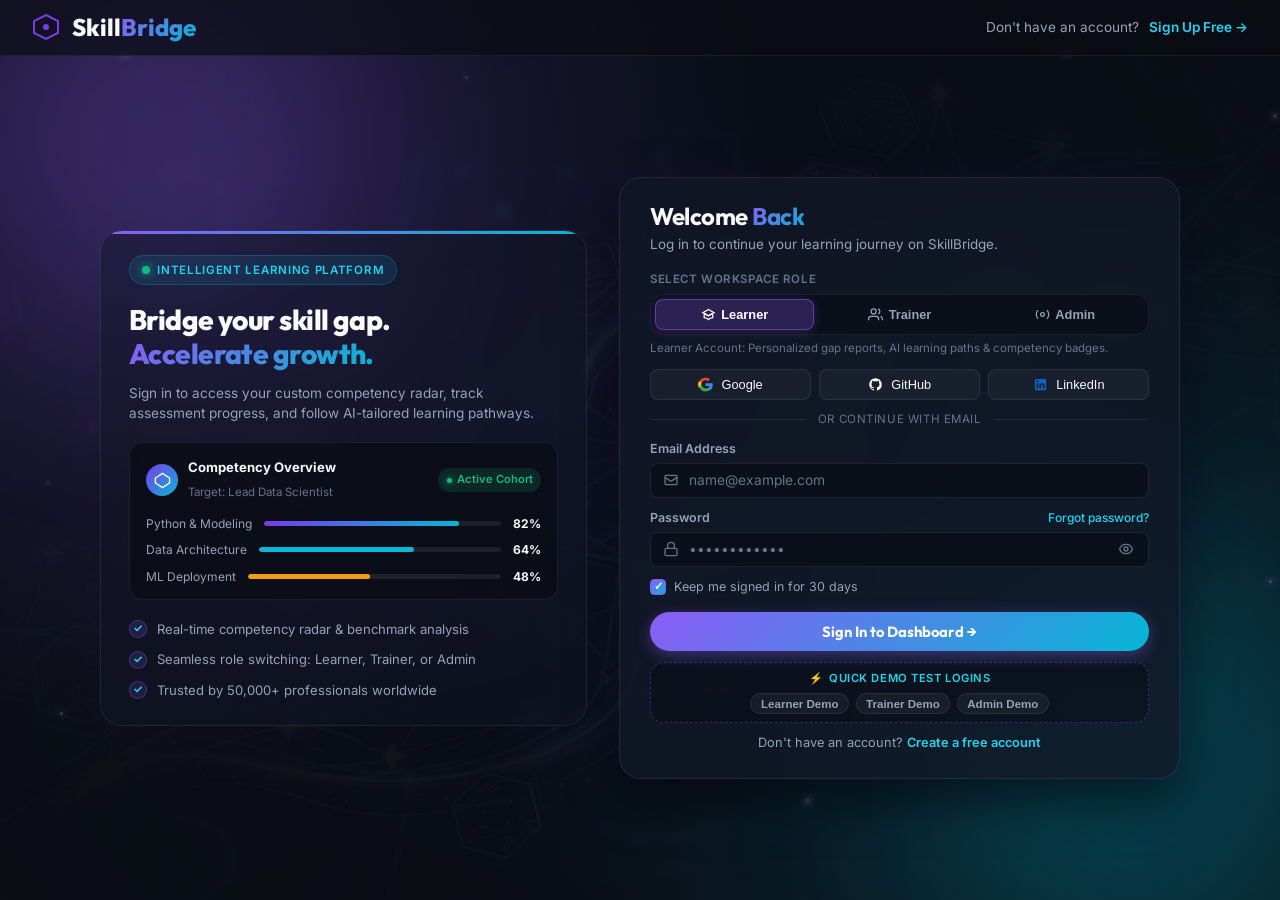
<file: login.html>
<!DOCTYPE html>
<html lang="en">
<head>
  <meta charset="UTF-8" />
  <meta name="viewport" content="width=device-width, initial-scale=1.0" />
  <title>Sign In — SkillBridge | Competency-Based Learning</title>
  <meta name="description" content="Log in to your SkillBridge account to access your skill gap analysis, personalized learning paths, and competency tracking." />
  <link rel="preconnect" href="https://fonts.googleapis.com" />
  <link rel="preconnect" href="https://fonts.gstatic.com" crossorigin />
  <link href="https://fonts.googleapis.com/css2?family=Outfit:wght@300;400;500;600;700;800;900&family=Inter:wght@300;400;500;600;700&display=swap" rel="stylesheet" />
  <link rel="stylesheet" href="style.css" />
  <link rel="stylesheet" href="auth.css" />
</head>
<body class="auth-page">

  <!-- Background Ambience -->
  <div class="auth-bg-layer"></div>
  <div class="auth-overlay-grid"></div>
  <div class="auth-orb auth-orb-1"></div>
  <div class="auth-orb auth-orb-2"></div>
  <div id="auth-particles" class="particles"></div>

  <!-- Top Navigation Header -->
  <header class="auth-top-nav">
    <a href="index.html" class="nav-logo">
      <div class="logo-icon">
        <svg width="28" height="28" viewBox="0 0 28 28" fill="none">
          <polygon points="14,2 26,8 26,20 14,26 2,20 2,8" fill="none" stroke="url(#lg1)" stroke-width="2"/>
          <circle cx="14" cy="14" r="3" fill="url(#lg1)"/>
          <defs>
            <linearGradient id="lg1" x1="0" y1="0" x2="28" y2="28">
              <stop offset="0%" stop-color="#7c3aed"/>
              <stop offset="100%" stop-color="#06b6d4"/>
            </linearGradient>
          </defs>
        </svg>
      </div>
      <span>Skill<span class="logo-accent">Bridge</span></span>
    </a>

    <div class="auth-nav-switch">
      <span>Don't have an account?</span>
      <a href="signup.html">Sign Up Free →</a>
    </div>
  </header>

  <!-- Main Content Layout -->
  <main class="auth-container">
    
    <!-- Left Showcase Panel (Desktop) -->
    <section class="auth-showcase">
      <div class="showcase-badge">
        <span class="badge-dot"></span>
        <span>Intelligent Learning Platform</span>
      </div>

      <div>
        <h2 class="showcase-title">Bridge your skill gap. <br/><span class="gradient-text">Accelerate growth.</span></h2>
        <p class="showcase-desc" style="margin-top: 0.75rem;">
          Sign in to access your custom competency radar, track assessment progress, and follow AI-tailored learning pathways.
        </p>
      </div>

      <!-- Live Preview Widget -->
      <div class="showcase-preview-card">
        <div class="preview-header">
          <div class="preview-user">
            <div class="preview-avatar">
              <svg width="18" height="18" fill="none" stroke="currentColor" stroke-width="2" viewBox="0 0 24 24"><polygon points="12,2 22,8.5 22,15.5 12,22 2,15.5 2,8.5"/></svg>
            </div>
            <div class="preview-user-info">
              <strong>Competency Overview</strong>
              <span>Target: Lead Data Scientist</span>
            </div>
          </div>
          <span class="preview-badge-status">Active Cohort</span>
        </div>

        <div class="preview-skills-list">
          <div class="preview-skill-row">
            <span>Python & Modeling</span>
            <div class="preview-skill-bar">
              <div class="preview-skill-fill" style="width: 82%; background: linear-gradient(90deg, #7c3aed, #06b6d4);"></div>
            </div>
            <strong>82%</strong>
          </div>
          <div class="preview-skill-row">
            <span>Data Architecture</span>
            <div class="preview-skill-bar">
              <div class="preview-skill-fill" style="width: 64%; background: #06b6d4;"></div>
            </div>
            <strong>64%</strong>
          </div>
          <div class="preview-skill-row">
            <span>ML Deployment</span>
            <div class="preview-skill-bar">
              <div class="preview-skill-fill" style="width: 48%; background: #f59e0b;"></div>
            </div>
            <strong>48%</strong>
          </div>
        </div>
      </div>

      <!-- Feature Checklist -->
      <ul class="showcase-perks">
        <li class="showcase-perk-item">
          <div class="perk-check">✓</div>
          <span>Real-time competency radar & benchmark analysis</span>
        </li>
        <li class="showcase-perk-item">
          <div class="perk-check">✓</div>
          <span>Seamless role switching: Learner, Trainer, or Admin</span>
        </li>
        <li class="showcase-perk-item">
          <div class="perk-check">✓</div>
          <span>Trusted by 50,000+ professionals worldwide</span>
        </li>
      </ul>
    </section>

    <!-- Right Sign In Card -->
    <section class="auth-card">
      <div class="auth-header">
        <h1>Welcome <span class="gradient-text">Back</span></h1>
        <p>Log in to continue your learning journey on SkillBridge.</p>
      </div>

      <!-- Feedback Alert -->
      <div id="login-alert" class="auth-alert"></div>

      <!-- Role Selector -->
      <div class="role-selector-wrap">
        <span class="role-selector-label">Select Workspace Role</span>
        <div class="role-chips">
          <button type="button" class="role-chip active" data-role="learner">
            <svg fill="none" stroke="currentColor" stroke-width="2" viewBox="0 0 24 24"><path d="M12 14l9-5-9-5-9 5 9 5z"/><path d="M12 14l6.16-3.422a12.083 12.083 0 01.665 6.479A11.952 11.952 0 0012 20.055a11.952 11.952 0 00-6.824-2.998 12.078 12.078 0 01.665-6.479L12 14z"/></svg>
            Learner
          </button>
          <button type="button" class="role-chip" data-role="trainer">
            <svg fill="none" stroke="currentColor" stroke-width="2" viewBox="0 0 24 24"><path d="M17 21v-2a4 4 0 00-4-4H5a4 4 0 00-4 4v2"/><circle cx="9" cy="7" r="4"/><path d="M23 21v-2a4 4 0 00-3-3.87M16 3.13a4 4 0 010 7.75"/></svg>
            Trainer
          </button>
          <button type="button" class="role-chip" data-role="admin">
            <svg fill="none" stroke="currentColor" stroke-width="2" viewBox="0 0 24 24"><circle cx="12" cy="12" r="3"/><path d="M19.07 4.93a10 10 0 010 14.14M4.93 4.93a10 10 0 000 14.14"/></svg>
            Admin
          </button>
        </div>
        <p class="role-hint" id="role-hint">Learner Account: Personalized gap reports, AI learning paths & competency badges.</p>
        <input type="hidden" id="selected-role" value="learner" />
      </div>

      <!-- Social Logins -->
      <div class="social-buttons">
        <button type="button" class="btn-social" data-provider="Google" title="Sign in with Google">
          <svg viewBox="0 0 24 24">
            <path fill="#EA4335" d="M12 5c1.6 0 3 .6 4.1 1.6l3.1-3.1C17.3 1.7 14.8 1 12 1 7.5 1 3.7 3.6 1.9 7.4l3.7 2.9C6.5 7.4 9 5 12 5z"/>
            <path fill="#4285F4" d="M23.5 12.3c0-.8-.1-1.7-.2-2.3H12v4.5h6.5c-.3 1.5-1.1 2.8-2.4 3.7l3.7 2.9c2.2-2 3.7-5.1 3.7-8.8z"/>
            <path fill="#FBBC05" d="M5.6 14.7c-.2-.7-.4-1.5-.4-2.7 0-1.1.1-1.9.4-2.7L1.9 6.4C.7 8.8 0 10.3 0 12c0 1.7.7 3.2 1.9 5.6l3.7-2.9z"/>
            <path fill="#34A853" d="M12 23c3.2 0 6-1.1 8-3.1l-3.7-2.9c-1.1.7-2.5 1.2-4.3 1.2-3 0-5.5-2.4-6.4-5.3L1.9 15.8C3.7 19.6 7.5 23 12 23z"/>
          </svg>
          Google
        </button>

        <button type="button" class="btn-social" data-provider="GitHub" title="Sign in with GitHub">
          <svg fill="currentColor" viewBox="0 0 24 24">
            <path fill-rule="evenodd" clip-rule="evenodd" d="M12 2C6.477 2 2 6.484 2 12.017c0 4.425 2.865 8.18 6.839 9.504.5.092.682-.217.682-.483 0-.237-.008-.868-.013-1.703-2.782.605-3.369-1.343-3.369-1.343-.454-1.158-1.11-1.466-1.11-1.466-.908-.62.069-.608.069-.608 1.003.07 1.53 1.032 1.53 1.032.892 1.53 2.341 1.088 2.91.832.092-.647.35-1.088.636-1.338-2.22-.253-4.555-1.113-4.555-4.951 0-1.093.39-1.988 1.029-2.688-.103-.253-.446-1.272.098-2.65 0 0 .84-.27 2.75 1.026A9.564 9.564 0 0112 6.844c.85.004 1.705.115 2.504.337 1.909-1.296 2.747-1.027 2.747-1.027.546 1.379.202 2.398.1 2.651.64.7 1.028 1.595 1.028 2.688 0 3.848-2.339 4.695-4.566 4.943.359.309.678.92.678 1.855 0 1.338-.012 2.419-.012 2.747 0 .268.18.58.688.482A10.019 10.019 0 0022 12.017C22 6.484 17.522 2 12 2z"/>
          </svg>
          GitHub
        </button>

        <button type="button" class="btn-social" data-provider="LinkedIn" title="Sign in with LinkedIn">
          <svg fill="#0A66C2" viewBox="0 0 24 24">
            <path d="M19 3a2 2 0 0 1 2 2v14a2 2 0 0 1-2 2H5a2 2 0 0 1-2-2V5a2 2 0 0 1 2-2h14m-.5 15.5v-5.3a3.26 3.26 0 0 0-3.26-3.26c-.85 0-1.84.52-2.28 1.3v-1.11h-2.79v8.37h2.79v-4.93c0-.77.62-1.4 1.39-1.4a1.4 1.4 0 0 1 1.4 1.4v4.93h2.75M6.88 8.56a1.68 1.68 0 0 0 1.68-1.68c0-.93-.75-1.69-1.68-1.69a1.69 1.69 0 0 0-1.69 1.69c0 .93.76 1.68 1.69 1.68m1.39 9.94v-8.37H5.5v8.37h2.77z"/>
          </svg>
          LinkedIn
        </button>
      </div>

      <div class="auth-divider">or continue with email</div>

      <!-- Main Sign In Form -->
      <form id="login-form" class="auth-form" novalidate>
        
        <div class="form-group">
          <label class="form-label" for="login-email">Email Address</label>
          <div class="input-wrapper">
            <span class="input-icon">
              <svg fill="none" stroke="currentColor" stroke-width="2" viewBox="0 0 24 24"><path d="M3 8l7.89 5.26a2 2 0 002.22 0L21 8M5 19h14a2 2 0 002-2V7a2 2 0 00-2-2H5a2 2 0 00-2 2v10a2 2 0 002 2z"/></svg>
            </span>
            <input 
              type="email" 
              id="login-email" 
              class="form-input" 
              placeholder="name@example.com" 
              autocomplete="email" 
              required 
            />
          </div>
        </div>

        <div class="form-group">
          <div class="form-label">
            <label for="login-password">Password</label>
            <a href="#" class="form-label-forgot" id="link-forgot-password">Forgot password?</a>
          </div>
          <div class="input-wrapper">
            <span class="input-icon">
              <svg fill="none" stroke="currentColor" stroke-width="2" viewBox="0 0 24 24"><rect x="3" y="11" width="18" height="11" rx="2" ry="2"/><path d="M7 11V7a5 5 0 0110 0v4"/></svg>
            </span>
            <input 
              type="password" 
              id="login-password" 
              class="form-input" 
              placeholder="••••••••••••" 
              autocomplete="current-password" 
              required 
            />
            <button type="button" class="btn-password-toggle" data-target="login-password" aria-label="Show password">
              <svg fill="none" stroke="currentColor" stroke-width="2" viewBox="0 0 24 24">
                <path d="M15 12a3 3 0 11-6 0 3 3 0 016 0z"/>
                <path d="M2.458 12C3.732 7.943 7.523 5 12 5c4.478 0 8.268 2.943 9.542 7-1.274 4.057-5.064 7-9.542 7-4.477 0-8.268-2.943-9.542-7z"/>
              </svg>
            </button>
          </div>
        </div>

        <div class="checkbox-group">
          <input type="checkbox" id="remember-me" checked />
          <label for="remember-me" class="checkbox-label">Keep me signed in for 30 days</label>
        </div>

        <button type="submit" class="btn-auth-submit" id="btn-login-submit">
          <span class="submit-text">Sign In to Dashboard →</span>
          <span class="submit-spinner"></span>
        </button>
      </form>

      <!-- Quick Demo Fill Credentials -->
      <div class="demo-accounts-bar">
        <div class="demo-title">
          <span>⚡</span> Quick Demo Test Logins
        </div>
        <div class="demo-buttons-group">
          <button type="button" class="btn-demo-pill" data-demo-role="learner">Learner Demo</button>
          <button type="button" class="btn-demo-pill" data-demo-role="trainer">Trainer Demo</button>
          <button type="button" class="btn-demo-pill" data-demo-role="admin">Admin Demo</button>
        </div>
      </div>

      <div class="auth-footer">
        Don't have an account? <a href="signup.html">Create a free account</a>
      </div>
    </section>

  </main>

  <!-- Forgot Password Modal -->
  <div class="auth-modal-overlay" id="forgot-modal">
    <div class="auth-modal">
      <button type="button" class="modal-close-btn" id="btn-close-modal" aria-label="Close modal">✕</button>
      <div class="auth-header" style="margin-bottom: 1.5rem;">
        <h2 style="font-size: 1.45rem;">Reset Your Password</h2>
        <p style="font-size: 0.88rem;">Enter the email associated with your SkillBridge account and we'll send a recovery link.</p>
      </div>

      <div id="modal-alert" class="auth-alert"></div>

      <form id="forgot-form" class="auth-form">
        <div class="form-group">
          <label class="form-label" for="reset-email">Account Email</label>
          <div class="input-wrapper">
            <span class="input-icon">
              <svg fill="none" stroke="currentColor" stroke-width="2" viewBox="0 0 24 24"><path d="M3 8l7.89 5.26a2 2 0 002.22 0L21 8M5 19h14a2 2 0 002-2V7a2 2 0 00-2-2H5a2 2 0 00-2 2v10a2 2 0 002 2z"/></svg>
            </span>
            <input type="email" id="reset-email" class="form-input" placeholder="you@company.com" required />
          </div>
        </div>

        <button type="submit" class="btn-auth-submit" id="btn-reset-submit" style="margin-top: 0.5rem;">
          Send Reset Link
        </button>
      </form>
    </div>
  </div>

  <script src="auth.js"></script>
</body>
</html>
</file>
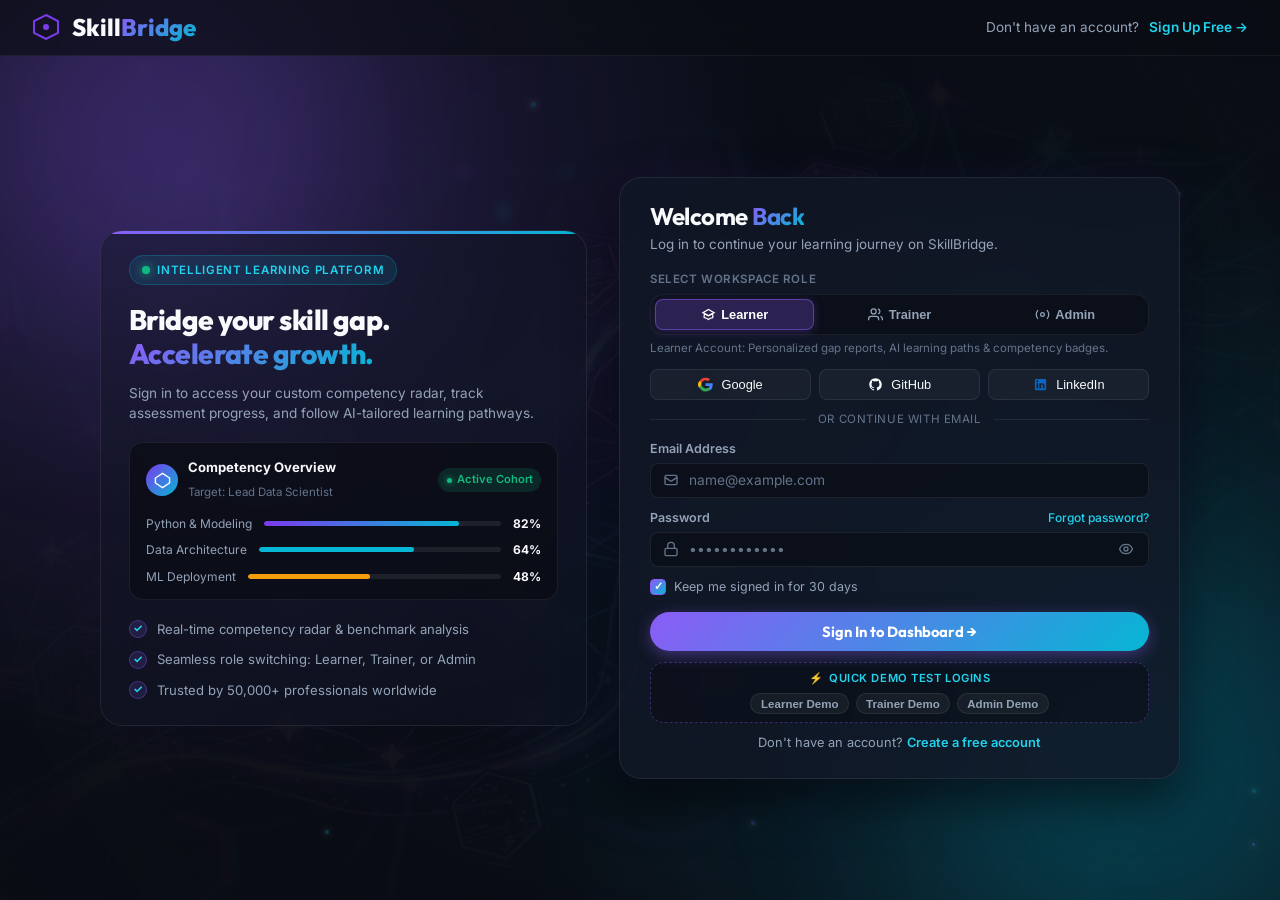
<file: signin.html>
<!DOCTYPE html>
<html lang="en">
<head>
  <meta charset="UTF-8" />
  <meta http-equiv="refresh" content="0; url=login.html" />
  <title>Redirecting to Sign In...</title>
  <script>window.location.replace("login.html");</script>
</head>
<body style="background:#0a0d14; color:#94a3b8; font-family:sans-serif; display:flex; align-items:center; justify-content:center; height:100vh; margin:0;">
  <p>Redirecting to <a href="login.html" style="color:#06b6d4;">Sign In</a>...</p>
</body>
</html>
</file>
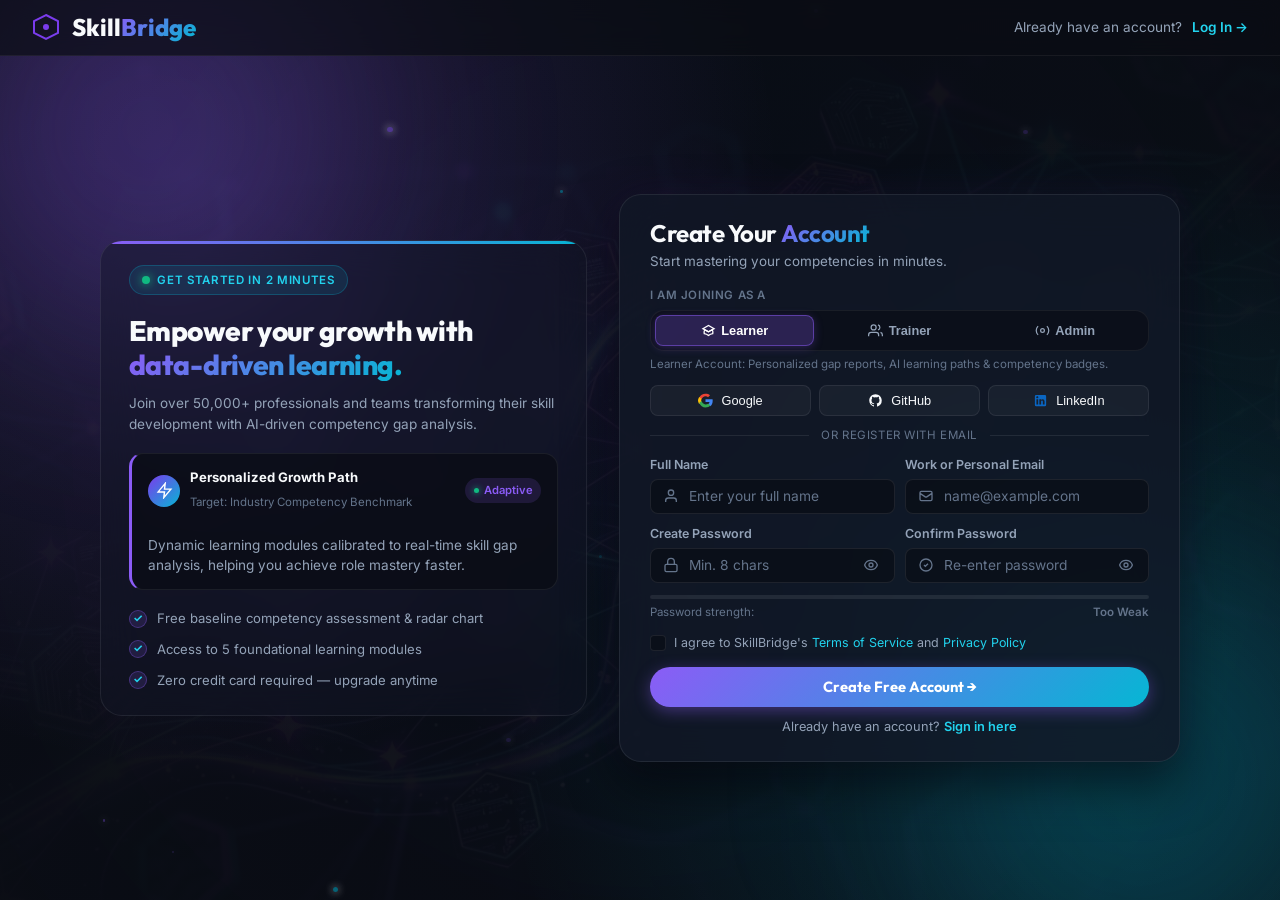
<file: signup.html>
<!DOCTYPE html>
<html lang="en">
<head>
  <meta charset="UTF-8" />
  <meta name="viewport" content="width=device-width, initial-scale=1.0" />
  <title>Sign Up — SkillBridge | Competency-Based Learning</title>
  <meta name="description" content="Create your free SkillBridge account to discover your skill gaps, access adaptive competency assessments, and advance your career." />
  <link rel="preconnect" href="https://fonts.googleapis.com" />
  <link rel="preconnect" href="https://fonts.gstatic.com" crossorigin />
  <link href="https://fonts.googleapis.com/css2?family=Outfit:wght@300;400;500;600;700;800;900&family=Inter:wght@300;400;500;600;700&display=swap" rel="stylesheet" />
  <link rel="stylesheet" href="style.css" />
  <link rel="stylesheet" href="auth.css" />
</head>
<body class="auth-page">

  <!-- Background Ambience -->
  <div class="auth-bg-layer"></div>
  <div class="auth-overlay-grid"></div>
  <div class="auth-orb auth-orb-1"></div>
  <div class="auth-orb auth-orb-2"></div>
  <div id="auth-particles" class="particles"></div>

  <!-- Top Navigation Header -->
  <header class="auth-top-nav">
    <a href="index.html" class="nav-logo">
      <div class="logo-icon">
        <svg width="28" height="28" viewBox="0 0 28 28" fill="none">
          <polygon points="14,2 26,8 26,20 14,26 2,20 2,8" fill="none" stroke="url(#lg1)" stroke-width="2"/>
          <circle cx="14" cy="14" r="3" fill="url(#lg1)"/>
          <defs>
            <linearGradient id="lg1" x1="0" y1="0" x2="28" y2="28">
              <stop offset="0%" stop-color="#7c3aed"/>
              <stop offset="100%" stop-color="#06b6d4"/>
            </linearGradient>
          </defs>
        </svg>
      </div>
      <span>Skill<span class="logo-accent">Bridge</span></span>
    </a>

    <div class="auth-nav-switch">
      <span>Already have an account?</span>
      <a href="login.html">Log In →</a>
    </div>
  </header>

  <!-- Main Content Layout -->
  <main class="auth-container">
    
    <!-- Left Showcase Panel (Desktop) -->
    <section class="auth-showcase">
      <div class="showcase-badge">
        <span class="badge-dot"></span>
        <span>Get Started In 2 Minutes</span>
      </div>

      <div>
        <h2 class="showcase-title">Empower your growth with <span class="gradient-text">data-driven learning.</span></h2>
        <p class="showcase-desc" style="margin-top: 0.75rem;">
          Join over 50,000+ professionals and teams transforming their skill development with AI-driven competency gap analysis.
        </p>
      </div>

      <!-- Learning Path Mini Card -->
      <div class="showcase-preview-card" style="border-left: 3px solid var(--accent-purple);">
        <div class="preview-header">
          <div class="preview-user">
            <div class="preview-avatar" style="background: linear-gradient(135deg, #7c3aed, #06b6d4);">
              <svg width="18" height="18" fill="none" stroke="currentColor" stroke-width="2" viewBox="0 0 24 24"><path d="M13 2L3 14h9l-1 8 10-12h-9l1-8z"/></svg>
            </div>
            <div class="preview-user-info">
              <strong>Personalized Growth Path</strong>
              <span>Target: Industry Competency Benchmark</span>
            </div>
          </div>
          <span class="preview-badge-status" style="background: rgba(139, 92, 246, 0.15); color: var(--accent-purple);">Adaptive</span>
        </div>
        <p style="font-size: 0.85rem; color: var(--text-secondary); line-height: 1.5; margin-top: 0.65rem;">
          Dynamic learning modules calibrated to real-time skill gap analysis, helping you achieve role mastery faster.
        </p>
      </div>

      <!-- Free Plan Highlights -->
      <ul class="showcase-perks">
        <li class="showcase-perk-item">
          <div class="perk-check">✓</div>
          <span>Free baseline competency assessment & radar chart</span>
        </li>
        <li class="showcase-perk-item">
          <div class="perk-check">✓</div>
          <span>Access to 5 foundational learning modules</span>
        </li>
        <li class="showcase-perk-item">
          <div class="perk-check">✓</div>
          <span>Zero credit card required — upgrade anytime</span>
        </li>
      </ul>
    </section>

    <!-- Right Sign Up Card -->
    <section class="auth-card">
      <div class="auth-header">
        <h1>Create Your <span class="gradient-text">Account</span></h1>
        <p>Start mastering your competencies in minutes.</p>
      </div>

      <!-- Feedback Alert -->
      <div id="signup-alert" class="auth-alert"></div>

      <!-- Role Selector -->
      <div class="role-selector-wrap">
        <span class="role-selector-label">I am joining as a</span>
        <div class="role-chips">
          <button type="button" class="role-chip active" data-role="learner">
            <svg fill="none" stroke="currentColor" stroke-width="2" viewBox="0 0 24 24"><path d="M12 14l9-5-9-5-9 5 9 5z"/><path d="M12 14l6.16-3.422a12.083 12.083 0 01.665 6.479A11.952 11.952 0 0012 20.055a11.952 11.952 0 00-6.824-2.998 12.078 12.078 0 01.665-6.479L12 14z"/></svg>
            Learner
          </button>
          <button type="button" class="role-chip" data-role="trainer">
            <svg fill="none" stroke="currentColor" stroke-width="2" viewBox="0 0 24 24"><path d="M17 21v-2a4 4 0 00-4-4H5a4 4 0 00-4 4v2"/><circle cx="9" cy="7" r="4"/><path d="M23 21v-2a4 4 0 00-3-3.87M16 3.13a4 4 0 010 7.75"/></svg>
            Trainer
          </button>
          <button type="button" class="role-chip" data-role="admin">
            <svg fill="none" stroke="currentColor" stroke-width="2" viewBox="0 0 24 24"><circle cx="12" cy="12" r="3"/><path d="M19.07 4.93a10 10 0 010 14.14M4.93 4.93a10 10 0 000 14.14"/></svg>
            Admin
          </button>
        </div>
        <p class="role-hint" id="role-hint">Learner Account: Personalized gap reports, AI learning paths & competency badges.</p>
        <input type="hidden" id="selected-role" value="learner" />
      </div>

      <!-- Social Logins -->
      <div class="social-buttons">
        <button type="button" class="btn-social" data-provider="Google" title="Sign up with Google">
          <svg viewBox="0 0 24 24">
            <path fill="#EA4335" d="M12 5c1.6 0 3 .6 4.1 1.6l3.1-3.1C17.3 1.7 14.8 1 12 1 7.5 1 3.7 3.6 1.9 7.4l3.7 2.9C6.5 7.4 9 5 12 5z"/>
            <path fill="#4285F4" d="M23.5 12.3c0-.8-.1-1.7-.2-2.3H12v4.5h6.5c-.3 1.5-1.1 2.8-2.4 3.7l3.7 2.9c2.2-2 3.7-5.1 3.7-8.8z"/>
            <path fill="#FBBC05" d="M5.6 14.7c-.2-.7-.4-1.5-.4-2.7 0-1.1.1-1.9.4-2.7L1.9 6.4C.7 8.8 0 10.3 0 12c0 1.7.7 3.2 1.9 5.6l3.7-2.9z"/>
            <path fill="#34A853" d="M12 23c3.2 0 6-1.1 8-3.1l-3.7-2.9c-1.1.7-2.5 1.2-4.3 1.2-3 0-5.5-2.4-6.4-5.3L1.9 15.8C3.7 19.6 7.5 23 12 23z"/>
          </svg>
          Google
        </button>

        <button type="button" class="btn-social" data-provider="GitHub" title="Sign up with GitHub">
          <svg fill="currentColor" viewBox="0 0 24 24">
            <path fill-rule="evenodd" clip-rule="evenodd" d="M12 2C6.477 2 2 6.484 2 12.017c0 4.425 2.865 8.18 6.839 9.504.5.092.682-.217.682-.483 0-.237-.008-.868-.013-1.703-2.782.605-3.369-1.343-3.369-1.343-.454-1.158-1.11-1.466-1.11-1.466-.908-.62.069-.608.069-.608 1.003.07 1.53 1.032 1.53 1.032.892 1.53 2.341 1.088 2.91.832.092-.647.35-1.088.636-1.338-2.22-.253-4.555-1.113-4.555-4.951 0-1.093.39-1.988 1.029-2.688-.103-.253-.446-1.272.098-2.65 0 0 .84-.27 2.75 1.026A9.564 9.564 0 0112 6.844c.85.004 1.705.115 2.504.337 1.909-1.296 2.747-1.027 2.747-1.027.546 1.379.202 2.398.1 2.651.64.7 1.028 1.595 1.028 2.688 0 3.848-2.339 4.695-4.566 4.943.359.309.678.92.678 1.855 0 1.338-.012 2.419-.012 2.747 0 .268.18.58.688.482A10.019 10.019 0 0022 12.017C22 6.484 17.522 2 12 2z"/>
          </svg>
          GitHub
        </button>

        <button type="button" class="btn-social" data-provider="LinkedIn" title="Sign up with LinkedIn">
          <svg fill="#0A66C2" viewBox="0 0 24 24">
            <path d="M19 3a2 2 0 0 1 2 2v14a2 2 0 0 1-2 2H5a2 2 0 0 1-2-2V5a2 2 0 0 1 2-2h14m-.5 15.5v-5.3a3.26 3.26 0 0 0-3.26-3.26c-.85 0-1.84.52-2.28 1.3v-1.11h-2.79v8.37h2.79v-4.93c0-.77.62-1.4 1.39-1.4a1.4 1.4 0 0 1 1.4 1.4v4.93h2.75M6.88 8.56a1.68 1.68 0 0 0 1.68-1.68c0-.93-.75-1.69-1.68-1.69a1.69 1.69 0 0 0-1.69 1.69c0 .93.76 1.68 1.69 1.68m1.39 9.94v-8.37H5.5v8.37h2.77z"/>
          </svg>
          LinkedIn
        </button>
      </div>

      <div class="auth-divider">or register with email</div>

      <!-- Main Sign Up Form -->
      <form id="signup-form" class="auth-form" novalidate>
        
        <div class="form-row">
          <div class="form-group">
            <label class="form-label" for="signup-name">Full Name</label>
            <div class="input-wrapper">
              <span class="input-icon">
                <svg fill="none" stroke="currentColor" stroke-width="2" viewBox="0 0 24 24"><path d="M20 21v-2a4 4 0 00-4-4H8a4 4 0 00-4 4v2"/><circle cx="12" cy="7" r="4"/></svg>
              </span>
              <input 
                type="text" 
                id="signup-name" 
                class="form-input" 
                placeholder="Enter your full name" 
                autocomplete="name" 
                required 
              />
            </div>
          </div>

          <div class="form-group">
            <label class="form-label" for="signup-email">Work or Personal Email</label>
            <div class="input-wrapper">
              <span class="input-icon">
                <svg fill="none" stroke="currentColor" stroke-width="2" viewBox="0 0 24 24"><path d="M3 8l7.89 5.26a2 2 0 002.22 0L21 8M5 19h14a2 2 0 002-2V7a2 2 0 00-2-2H5a2 2 0 00-2 2v10a2 2 0 002 2z"/></svg>
              </span>
              <input 
                type="email" 
                id="signup-email" 
                class="form-input" 
                placeholder="name@example.com" 
                autocomplete="email" 
                required 
              />
            </div>
          </div>
        </div>

        <div class="form-row">
          <div class="form-group">
            <label class="form-label" for="signup-password">Create Password</label>
            <div class="input-wrapper">
              <span class="input-icon">
                <svg fill="none" stroke="currentColor" stroke-width="2" viewBox="0 0 24 24"><rect x="3" y="11" width="18" height="11" rx="2" ry="2"/><path d="M7 11V7a5 5 0 0110 0v4"/></svg>
              </span>
              <input 
                type="password" 
                id="signup-password" 
                class="form-input" 
                placeholder="Min. 8 chars" 
                autocomplete="new-password" 
                required 
              />
              <button type="button" class="btn-password-toggle" data-target="signup-password" aria-label="Show password">
                <svg fill="none" stroke="currentColor" stroke-width="2" viewBox="0 0 24 24">
                  <path d="M15 12a3 3 0 11-6 0 3 3 0 016 0z"/>
                  <path d="M2.458 12C3.732 7.943 7.523 5 12 5c4.478 0 8.268 2.943 9.542 7-1.274 4.057-5.064 7-9.542 7-4.477 0-8.268-2.943-9.542-7z"/>
                </svg>
              </button>
            </div>
          </div>

          <div class="form-group">
            <label class="form-label" for="signup-confirm-password">Confirm Password</label>
            <div class="input-wrapper">
              <span class="input-icon">
                <svg fill="none" stroke="currentColor" stroke-width="2" viewBox="0 0 24 24"><path d="M9 12l2 2 4-4m6 2a9 9 0 11-18 0 9 9 0 0118 0z"/></svg>
              </span>
              <input 
                type="password" 
                id="signup-confirm-password" 
                class="form-input" 
                placeholder="Re-enter password" 
                autocomplete="new-password" 
                required 
              />
              <button type="button" class="btn-password-toggle" data-target="signup-confirm-password" aria-label="Show password">
                <svg fill="none" stroke="currentColor" stroke-width="2" viewBox="0 0 24 24">
                  <path d="M15 12a3 3 0 11-6 0 3 3 0 016 0z"/>
                  <path d="M2.458 12C3.732 7.943 7.523 5 12 5c4.478 0 8.268 2.943 9.542 7-1.274 4.057-5.064 7-9.542 7-4.477 0-8.268-2.943-9.542-7z"/>
                </svg>
              </button>
            </div>
          </div>
        </div>

        <!-- Password Strength Widget -->
        <div class="password-strength-wrap">
          <div class="strength-bar-track">
            <div class="strength-step" id="step-1"></div>
            <div class="strength-step" id="step-2"></div>
            <div class="strength-step" id="step-3"></div>
            <div class="strength-step" id="step-4"></div>
          </div>
          <div class="strength-meta">
            <span>Password strength:</span>
            <span class="strength-status" id="strength-status">Too Weak</span>
          </div>
        </div>

        <div class="checkbox-group">
          <input type="checkbox" id="signup-terms" required />
          <label for="signup-terms" class="checkbox-label">
            I agree to SkillBridge's <a href="#">Terms of Service</a> and <a href="#">Privacy Policy</a>
          </label>
        </div>

        <button type="submit" class="btn-auth-submit" id="btn-signup-submit">
          <span class="submit-text">Create Free Account →</span>
          <span class="submit-spinner"></span>
        </button>
      </form>

      <div class="auth-footer">
        Already have an account? <a href="login.html">Sign in here</a>
      </div>
    </section>

  </main>

  <script src="auth.js"></script>
</body>
</html>
</file>
<file: style.css>
/* ==========================================================================
   SkillBridge — Competency-Based Learning Platform Stylesheet
   Theme: Modern Dark Glassmorphism, Neon Violet & Cyan Accents
   ========================================================================== */

:root {
  --bg-primary: #0a0d14;
  --bg-secondary: #101420;
  --bg-card: rgba(18, 24, 38, 0.7);
  --bg-card-hover: rgba(26, 35, 56, 0.85);
  --border-color: rgba(255, 255, 255, 0.08);
  --border-glow: rgba(124, 58, 237, 0.35);

  --text-primary: #f8fafc;
  --text-secondary: #94a3b8;
  --text-muted: #64748b;

  --accent-purple: #8b5cf6;
  --accent-purple-dark: #6d28d9;
  --accent-cyan: #06b6d4;
  --accent-cyan-light: #22d3ee;
  --accent-emerald: #10b981;
  --accent-amber: #f59e0b;
  --accent-rose: #f43f5e;

  --gradient-primary: linear-gradient(135deg, #8b5cf6 0%, #06b6d4 100%);
  --gradient-glow: linear-gradient(135deg, rgba(139, 92, 246, 0.25), rgba(6, 182, 212, 0.25));
  --gradient-card: linear-gradient(180deg, rgba(255, 255, 255, 0.04) 0%, rgba(255, 255, 255, 0.01) 100%);

  --font-heading: 'Outfit', sans-serif;
  --font-body: 'Inter', sans-serif;
  --radius-sm: 8px;
  --radius-md: 14px;
  --radius-lg: 22px;
  --radius-full: 9999px;

  --transition-smooth: all 0.3s cubic-bezier(0.16, 1, 0.3, 1);
}

*, *::before, *::after {
  box-sizing: border-box;
  margin: 0;
  padding: 0;
}

html {
  scroll-behavior: smooth;
  font-size: 16px;
  background-color: var(--bg-primary);
  color: var(--text-primary);
  font-family: var(--font-body);
  overflow-x: hidden;
}

body {
  min-height: 100vh;
  position: relative;
  background: var(--bg-primary);
  line-height: 1.6;
  -webkit-font-smoothing: antialiased;
}

/* Typography Utilities */
h1, h2, h3, h4, .font-heading {
  font-family: var(--font-heading);
  letter-spacing: -0.02em;
  font-weight: 700;
  color: var(--text-primary);
}

.gradient-text {
  background: var(--gradient-primary);
  -webkit-background-clip: text;
  -webkit-text-fill-color: transparent;
  display: inline-block;
}

.container {
  width: 100%;
  max-width: 1240px;
  margin: 0 auto;
  padding: 0 1.5rem;
}

.section {
  padding: 6.5rem 0;
  position: relative;
  z-index: 2;
}

.section-header {
  text-align: center;
  margin-bottom: 4rem;
}

.section-tag {
  display: inline-block;
  padding: 0.35rem 1rem;
  font-size: 0.8rem;
  font-weight: 600;
  text-transform: uppercase;
  letter-spacing: 0.08em;
  border-radius: var(--radius-full);
  background: rgba(139, 92, 246, 0.15);
  color: var(--accent-cyan-light);
  border: 1px solid rgba(139, 92, 246, 0.3);
  margin-bottom: 1rem;
  backdrop-filter: blur(10px);
}

.section-title {
  font-size: clamp(2.1rem, 4vw, 3.2rem);
  line-height: 1.15;
  margin-bottom: 1rem;
}

.section-subtitle {
  color: var(--text-secondary);
  font-size: 1.125rem;
  max-width: 650px;
  margin: 0 auto;
}

/* ==========================================================================
   Navigation
   ========================================================================== */
.navbar {
  position: fixed;
  top: 0;
  left: 0;
  width: 100%;
  height: 76px;
  z-index: 1000;
  backdrop-filter: blur(16px);
  background: rgba(10, 13, 20, 0.75);
  border-bottom: 1px solid var(--border-color);
  transition: var(--transition-smooth);
}

.navbar.scrolled {
  background: rgba(10, 13, 20, 0.92);
  border-bottom-color: rgba(139, 92, 246, 0.25);
  box-shadow: 0 10px 30px rgba(0, 0, 0, 0.5);
}

.nav-container {
  max-width: 1240px;
  height: 100%;
  margin: 0 auto;
  padding: 0 1.5rem;
  display: flex;
  align-items: center;
  justify-content: space-between;
}

.nav-logo {
  display: flex;
  align-items: center;
  gap: 0.75rem;
  text-decoration: none;
  font-family: var(--font-heading);
  font-size: 1.5rem;
  font-weight: 800;
  color: var(--text-primary);
}

.logo-icon {
  display: flex;
  align-items: center;
  justify-content: center;
}

.logo-accent {
  background: var(--gradient-primary);
  -webkit-background-clip: text;
  -webkit-text-fill-color: transparent;
}

.nav-links {
  display: flex;
  align-items: center;
  gap: 2rem;
  list-style: none;
}

.nav-link {
  text-decoration: none;
  color: var(--text-secondary);
  font-size: 0.95rem;
  font-weight: 500;
  transition: var(--transition-smooth);
  position: relative;
}

.nav-link:hover {
  color: var(--text-primary);
}

.nav-link::after {
  content: '';
  position: absolute;
  bottom: -4px;
  left: 0;
  width: 0%;
  height: 2px;
  background: var(--gradient-primary);
  transition: var(--transition-smooth);
  border-radius: var(--radius-full);
}

.nav-link:hover::after {
  width: 100%;
}

.nav-actions {
  display: flex;
  align-items: center;
  gap: 1rem;
}

.btn-ghost {
  color: var(--text-primary);
  text-decoration: none;
  font-weight: 600;
  font-size: 0.9rem;
  padding: 0.55rem 1.15rem;
  border-radius: var(--radius-full);
  transition: var(--transition-smooth);
}

.btn-ghost:hover {
  background: rgba(255, 255, 255, 0.08);
}

.btn-primary {
  display: inline-flex;
  align-items: center;
  justify-content: center;
  gap: 0.5rem;
  background: var(--gradient-primary);
  color: #fff;
  text-decoration: none;
  font-weight: 600;
  font-size: 0.95rem;
  padding: 0.65rem 1.4rem;
  border-radius: var(--radius-full);
  box-shadow: 0 4px 20px rgba(139, 92, 246, 0.35);
  transition: var(--transition-smooth);
  border: none;
  cursor: pointer;
}

.btn-primary:hover {
  transform: translateY(-2px);
  box-shadow: 0 8px 30px rgba(139, 92, 246, 0.55);
  filter: brightness(1.1);
}

.hamburger {
  display: none;
  background: none;
  border: none;
  cursor: pointer;
  padding: 0.5rem;
  flex-direction: column;
  gap: 5px;
}

.hamburger span {
  display: block;
  width: 24px;
  height: 2px;
  background: var(--text-primary);
  transition: var(--transition-smooth);
}

/* ==========================================================================
   Hero Section
   ========================================================================== */
.hero {
  min-height: 100vh;
  padding-top: 130px;
  padding-bottom: 5rem;
  position: relative;
  display: flex;
  flex-direction: column;
  align-items: center;
  justify-content: center;
  text-align: center;
  overflow: hidden;
}

.hero-bg {
  position: absolute;
  top: 0;
  left: 0;
  width: 100%;
  height: 100%;
  background: url('hero_bg.jpg') center/cover no-repeat;
  opacity: 0.38;
  filter: saturate(1.2);
  z-index: 1;
}

.hero-overlay {
  position: absolute;
  inset: 0;
  background: radial-gradient(circle at center, rgba(10, 13, 20, 0.3) 0%, rgba(10, 13, 20, 0.95) 85%);
}

.floating-orb {
  position: absolute;
  border-radius: 50%;
  filter: blur(90px);
  z-index: 1;
  pointer-events: none;
}

.orb-1 {
  width: 450px;
  height: 450px;
  background: rgba(139, 92, 246, 0.28);
  top: 15%;
  left: -8%;
  animation: floatOrb 12s ease-in-out infinite alternate;
}

.orb-2 {
  width: 500px;
  height: 500px;
  background: rgba(6, 182, 212, 0.22);
  top: 25%;
  right: -10%;
  animation: floatOrb 14s ease-in-out infinite alternate-reverse;
}

.orb-3 {
  width: 320px;
  height: 320px;
  background: rgba(236, 72, 153, 0.15);
  bottom: 5%;
  left: 35%;
  animation: floatOrb 10s ease-in-out infinite alternate;
}

@keyframes floatOrb {
  0% { transform: translate(0, 0) scale(1); }
  50% { transform: translate(40px, -30px) scale(1.08); }
  100% { transform: translate(-30px, 40px) scale(0.95); }
}

.hero-content {
  position: relative;
  z-index: 5;
  max-width: 900px;
  padding: 0 1.5rem;
  margin: 0 auto;
}

.hero-badge {
  display: inline-flex;
  align-items: center;
  gap: 0.6rem;
  padding: 0.45rem 1.1rem;
  background: rgba(255, 255, 255, 0.05);
  border: 1px solid rgba(255, 255, 255, 0.12);
  border-radius: var(--radius-full);
  font-size: 0.85rem;
  font-weight: 500;
  color: var(--text-secondary);
  backdrop-filter: blur(12px);
  margin-bottom: 2rem;
  box-shadow: 0 4px 20px rgba(0, 0, 0, 0.25);
  transition: var(--transition-smooth);
}

.hero-badge:hover {
  border-color: rgba(139, 92, 246, 0.5);
  transform: translateY(-2px);
}

.badge-dot {
  width: 8px;
  height: 8px;
  border-radius: 50%;
  background: var(--accent-emerald);
  box-shadow: 0 0 10px var(--accent-emerald);
  animation: pulseDot 2s infinite;
}

@keyframes pulseDot {
  0%, 100% { opacity: 1; transform: scale(1); }
  50% { opacity: 0.4; transform: scale(0.85); }
}

.hero-title {
  font-size: clamp(2.8rem, 6vw, 4.75rem);
  line-height: 1.08;
  font-weight: 900;
  margin-bottom: 1.5rem;
}

.hero-subtitle {
  font-size: clamp(1.05rem, 2vw, 1.3rem);
  color: var(--text-secondary);
  line-height: 1.6;
  max-width: 720px;
  margin: 0 auto 2.5rem;
}

.hero-cta-group {
  display: flex;
  align-items: center;
  justify-content: center;
  gap: 1.25rem;
  flex-wrap: wrap;
  margin-bottom: 4rem;
}

.btn-hero-primary {
  display: inline-flex;
  align-items: center;
  gap: 0.6rem;
  background: var(--gradient-primary);
  color: #fff;
  padding: 0.95rem 2rem;
  font-size: 1.05rem;
  font-weight: 600;
  border-radius: var(--radius-full);
  text-decoration: none;
  box-shadow: 0 6px 30px rgba(139, 92, 246, 0.45);
  transition: var(--transition-smooth);
}

.btn-hero-primary:hover {
  transform: translateY(-3px) scale(1.02);
  box-shadow: 0 10px 40px rgba(139, 92, 246, 0.65);
}

.btn-hero-ghost {
  display: inline-flex;
  align-items: center;
  gap: 0.6rem;
  background: rgba(255, 255, 255, 0.05);
  color: var(--text-primary);
  padding: 0.95rem 1.85rem;
  font-size: 1.05rem;
  font-weight: 600;
  border-radius: var(--radius-full);
  text-decoration: none;
  border: 1px solid var(--border-color);
  backdrop-filter: blur(10px);
  transition: var(--transition-smooth);
}

.btn-hero-ghost:hover {
  background: rgba(255, 255, 255, 0.1);
  border-color: rgba(255, 255, 255, 0.25);
  transform: translateY(-3px);
}

.hero-stats {
  display: flex;
  align-items: center;
  justify-content: center;
  gap: 2.2rem;
  flex-wrap: wrap;
  padding: 1.5rem 2.5rem;
  background: rgba(18, 24, 38, 0.65);
  border: 1px solid var(--border-color);
  border-radius: var(--radius-lg);
  backdrop-filter: blur(16px);
  box-shadow: 0 15px 40px rgba(0, 0, 0, 0.4);
}

.stat-item {
  display: flex;
  flex-direction: column;
  align-items: center;
}

.stat-num, .stat-suffix {
  font-family: var(--font-heading);
  font-size: 2rem;
  font-weight: 800;
  color: var(--text-primary);
  line-height: 1;
}

.stat-suffix {
  color: var(--accent-cyan-light);
}

.stat-label {
  font-size: 0.8rem;
  color: var(--text-muted);
  font-weight: 500;
  margin-top: 0.4rem;
}

.stat-divider {
  width: 1px;
  height: 40px;
  background: rgba(255, 255, 255, 0.1);
}

.hero-scroll-indicator {
  position: relative;
  z-index: 5;
  margin-top: 2rem;
  display: flex;
  flex-direction: column;
  align-items: center;
  gap: 0.4rem;
  color: var(--text-muted);
  font-size: 0.8rem;
  letter-spacing: 0.05em;
  text-transform: uppercase;
}

.scroll-arrow {
  animation: bounceDown 2s infinite;
}

@keyframes bounceDown {
  0%, 20%, 50%, 80%, 100% { transform: translateY(0); }
  40% { transform: translateY(6px); }
  60% { transform: translateY(3px); }
}

/* ==========================================================================
   Logo Strip
   ========================================================================== */
.logo-strip {
  padding: 3rem 0;
  background: var(--bg-secondary);
  border-top: 1px solid var(--border-color);
  border-bottom: 1px solid var(--border-color);
  position: relative;
  z-index: 3;
}

.logo-strip-label {
  text-align: center;
  font-size: 0.85rem;
  font-weight: 600;
  text-transform: uppercase;
  letter-spacing: 0.12em;
  color: var(--text-muted);
  margin-bottom: 1.5rem;
}

.logo-marquee {
  width: 100%;
  overflow: hidden;
  position: relative;
  mask-image: linear-gradient(to right, transparent, black 15%, black 85%, transparent);
  -webkit-mask-image: linear-gradient(to right, transparent, black 15%, black 85%, transparent);
}

.logo-track {
  display: flex;
  gap: 3.5rem;
  width: max-content;
  animation: marquee 25s linear infinite;
}

.logo-track:hover {
  animation-play-state: paused;
}

.company-logo {
  font-family: var(--font-heading);
  font-size: 1.35rem;
  font-weight: 700;
  color: rgba(255, 255, 255, 0.35);
  letter-spacing: 0.02em;
  transition: var(--transition-smooth);
}

.company-logo:hover {
  color: var(--text-primary);
  text-shadow: 0 0 15px rgba(255, 255, 255, 0.4);
}

@keyframes marquee {
  0% { transform: translateX(0); }
  100% { transform: translateX(-50%); }
}

/* ==========================================================================
   Features Section
   ========================================================================== */
.features-grid {
  display: grid;
  grid-template-columns: repeat(3, 1fr);
  gap: 1.75rem;
}

.feature-card {
  background: var(--bg-card);
  border: 1px solid var(--border-color);
  border-radius: var(--radius-lg);
  padding: 2.25rem;
  transition: var(--transition-smooth);
  backdrop-filter: blur(16px);
  display: flex;
  flex-direction: column;
  position: relative;
  overflow: hidden;
}

.feature-card::before {
  content: '';
  position: absolute;
  top: 0;
  left: 0;
  width: 100%;
  height: 2px;
  background: var(--gradient-primary);
  opacity: 0;
  transition: var(--transition-smooth);
}

.feature-card:hover {
  background: var(--bg-card-hover);
  border-color: rgba(139, 92, 246, 0.4);
  transform: translateY(-6px);
  box-shadow: 0 20px 40px rgba(0, 0, 0, 0.4);
}

.feature-card:hover::before {
  opacity: 1;
}

.feature-card--large {
  grid-column: span 2;
}

.feature-icon-wrap {
  width: 58px;
  height: 58px;
  border-radius: var(--radius-md);
  background: rgba(255, 255, 255, 0.04);
  border: 1px solid var(--border-color);
  display: flex;
  align-items: center;
  justify-content: center;
  margin-bottom: 1.5rem;
  color: var(--icon-color, var(--accent-purple));
  box-shadow: 0 8px 20px rgba(0, 0, 0, 0.2);
  transition: var(--transition-smooth);
}

.feature-card:hover .feature-icon-wrap {
  transform: scale(1.1) rotate(4deg);
  background: rgba(139, 92, 246, 0.15);
}

.feature-card h3 {
  font-size: 1.4rem;
  margin-bottom: 0.85rem;
}

.feature-card p {
  color: var(--text-secondary);
  font-size: 0.98rem;
  line-height: 1.6;
}

/* Feature Visuals */
.radar-mini {
  margin-top: 1.5rem;
  width: 140px;
  height: 140px;
  margin-left: auto;
  margin-right: auto;
  filter: drop-shadow(0 0 10px rgba(124, 58, 237, 0.4));
}

.gap-bars {
  margin-top: 1.5rem;
  display: flex;
  flex-direction: column;
  gap: 0.75rem;
}

.gap-bar-row {
  display: flex;
  align-items: center;
  gap: 0.75rem;
  font-size: 0.85rem;
  color: var(--text-secondary);
}

.gap-bar-row span:first-child {
  width: 90px;
  font-weight: 500;
}

.gap-bar-track {
  flex: 1;
  height: 8px;
  background: rgba(255, 255, 255, 0.06);
  border-radius: var(--radius-full);
  overflow: hidden;
}

.gap-bar-fill {
  height: 100%;
  background: var(--c, var(--accent-purple));
  border-radius: var(--radius-full);
  box-shadow: 0 0 10px var(--c, var(--accent-purple));
}

.gap-pct {
  width: 35px;
  text-align: right;
  font-weight: 700;
  color: var(--text-primary);
}

/* Progress Preview */
.progress-preview {
  margin-top: 1.5rem;
  display: flex;
  flex-direction: column;
  gap: 0.9rem;
}

.prog-row {
  display: flex;
  align-items: center;
  gap: 1rem;
  padding: 0.75rem 1rem;
  background: rgba(255, 255, 255, 0.03);
  border-radius: var(--radius-md);
  border: 1px solid rgba(255, 255, 255, 0.05);
}

.prog-icon {
  font-size: 1.25rem;
}

.prog-info {
  flex: 1;
}

.prog-name {
  font-size: 0.85rem;
  color: var(--text-secondary);
  display: block;
  margin-bottom: 0.35rem;
}

.prog-bar-track {
  height: 6px;
  background: rgba(255, 255, 255, 0.08);
  border-radius: var(--radius-full);
  overflow: hidden;
}

.prog-bar {
  height: 100%;
  background: var(--pb, var(--accent-purple));
  border-radius: var(--radius-full);
}

.prog-val {
  font-weight: 700;
  font-size: 0.9rem;
  color: var(--text-primary);
}

/* ==========================================================================
   Dashboard Preview Section
   ========================================================================== */
.dashboard-section {
  background: linear-gradient(180deg, var(--bg-primary) 0%, var(--bg-secondary) 50%, var(--bg-primary) 100%);
  position: relative;
  overflow: hidden;
}

.dashboard-wrapper {
  display: grid;
  grid-template-columns: 1fr 1.25fr;
  gap: 4rem;
  align-items: center;
}

.dashboard-bullets {
  list-style: none;
  margin: 1.8rem 0 2.2rem;
  display: flex;
  flex-direction: column;
  gap: 0.9rem;
}

.dashboard-bullets li {
  display: flex;
  align-items: center;
  gap: 0.85rem;
  color: var(--text-secondary);
  font-size: 1.05rem;
}

.bullet-icon {
  color: var(--accent-cyan-light);
  font-size: 1.1rem;
}

.dashboard-image-wrap {
  position: relative;
}

.dashboard-glow {
  position: absolute;
  inset: -20px;
  background: radial-gradient(circle, rgba(139, 92, 246, 0.4) 0%, rgba(6, 182, 212, 0.2) 50%, transparent 70%);
  filter: blur(40px);
  z-index: 1;
  pointer-events: none;
}

.dashboard-img {
  width: 100%;
  border-radius: var(--radius-lg);
  border: 1px solid rgba(255, 255, 255, 0.12);
  box-shadow: 0 25px 60px rgba(0, 0, 0, 0.7);
  position: relative;
  z-index: 2;
  transition: var(--transition-smooth);
}

.dashboard-img:hover {
  transform: scale(1.02) perspective(1000px) rotateX(1deg);
  border-color: rgba(139, 92, 246, 0.5);
}

/* ==========================================================================
   How It Works Timeline
   ========================================================================== */
.steps-timeline {
  display: grid;
  grid-template-columns: repeat(4, 1fr);
  gap: 1.5rem;
  position: relative;
  margin-top: 2rem;
}

.steps-timeline::before {
  content: '';
  position: absolute;
  top: 27px;
  left: 12.5%;
  right: 12.5%;
  height: 2px;
  background: linear-gradient(90deg, #7c3aed, #06b6d4, #10b981);
  z-index: 1;
  opacity: 0.45;
}

.steps-line {
  display: none;
}

.step-item {
  position: relative;
  z-index: 2;
  display: flex;
  flex-direction: column;
  align-items: center;
  text-align: center;
  height: 100%;
}

.step-number {
  width: 54px;
  height: 54px;
  border-radius: 50%;
  background: var(--bg-secondary);
  border: 2px solid var(--accent-purple);
  display: flex;
  align-items: center;
  justify-content: center;
  font-family: var(--font-heading);
  font-weight: 800;
  font-size: 1.1rem;
  color: var(--accent-cyan-light);
  margin-bottom: 1.5rem;
  box-shadow: 0 0 20px rgba(139, 92, 246, 0.4);
}

.step-card {
  background: var(--bg-card);
  border: 1px solid var(--border-color);
  border-radius: var(--radius-md);
  padding: 1.75rem 1.25rem;
  height: 100%;
  width: 100%;
  display: flex;
  flex-direction: column;
  align-items: center;
  backdrop-filter: blur(12px);
  transition: var(--transition-smooth);
}

.step-item:hover .step-card {
  transform: translateY(-6px);
  border-color: rgba(139, 92, 246, 0.4);
  background: var(--bg-card-hover);
}

.step-icon {
  color: var(--accent-purple);
  margin-bottom: 1rem;
}

.step-card h3 {
  font-size: 1.15rem;
  margin-bottom: 0.65rem;
}

.step-card p {
  color: var(--text-secondary);
  font-size: 0.88rem;
  line-height: 1.55;
}

/* ==========================================================================
   Roles Section
   ========================================================================== */
.roles-grid {
  display: grid;
  grid-template-columns: repeat(3, 1fr);
  gap: 2rem;
}

.role-card {
  background: var(--bg-card);
  border: 1px solid var(--border-color);
  border-radius: var(--radius-lg);
  padding: 2.75rem 2rem;
  backdrop-filter: blur(16px);
  display: flex;
  flex-direction: column;
  position: relative;
  transition: var(--transition-smooth);
}

.role-card--featured {
  border-color: rgba(6, 182, 212, 0.4);
  box-shadow: 0 10px 40px rgba(6, 182, 212, 0.15);
  transform: scale(1.02);
}

.role-card:hover {
  transform: translateY(-8px);
  border-color: rgba(139, 92, 246, 0.4);
  background: var(--bg-card-hover);
  box-shadow: 0 20px 50px rgba(0, 0, 0, 0.5);
}

.role-icon-wrap {
  width: 64px;
  height: 64px;
  border-radius: var(--radius-md);
  background: rgba(255, 255, 255, 0.04);
  display: flex;
  align-items: center;
  justify-content: center;
  margin-bottom: 1.5rem;
  color: var(--rc, var(--accent-purple));
  border: 1px solid var(--border-color);
}

.role-badge {
  display: inline-block;
  align-self: flex-start;
  font-size: 0.75rem;
  font-weight: 700;
  text-transform: uppercase;
  letter-spacing: 0.06em;
  padding: 0.3rem 0.8rem;
  border-radius: var(--radius-full);
  background: rgba(255, 255, 255, 0.06);
  color: var(--rb, var(--accent-purple));
  margin-bottom: 1rem;
}

.role-card h3 {
  font-size: 1.6rem;
  margin-bottom: 1.25rem;
}

.role-list {
  list-style: none;
  display: flex;
  flex-direction: column;
  gap: 0.85rem;
  margin-bottom: 2rem;
  flex-grow: 1;
}

.role-list li {
  position: relative;
  padding-left: 1.5rem;
  color: var(--text-secondary);
  font-size: 0.95rem;
}

.role-list li::before {
  content: '✓';
  position: absolute;
  left: 0;
  color: var(--accent-emerald);
  font-weight: bold;
}

.role-cta {
  font-weight: 600;
  color: var(--accent-cyan-light);
  text-decoration: none;
  font-size: 0.95rem;
  transition: var(--transition-smooth);
}

.role-cta:hover {
  color: #fff;
  transform: translateX(4px);
  display: inline-block;
}

/* ==========================================================================
   Testimonials
   ========================================================================== */
.testimonials-grid {
  display: grid;
  grid-template-columns: repeat(4, 1fr);
  gap: 1.5rem;
}

.testimonial-card {
  background: var(--bg-card);
  border: 1px solid var(--border-color);
  border-radius: var(--radius-md);
  padding: 2rem 1.5rem;
  backdrop-filter: blur(14px);
  display: flex;
  flex-direction: column;
  justify-content: space-between;
  transition: var(--transition-smooth);
}

.testimonial-card:hover {
  transform: translateY(-5px);
  border-color: rgba(139, 92, 246, 0.35);
  background: var(--bg-card-hover);
}

.t-stars {
  color: var(--accent-amber);
  font-size: 1.1rem;
  letter-spacing: 2px;
  margin-bottom: 1rem;
}

.t-text {
  color: var(--text-secondary);
  font-size: 0.92rem;
  line-height: 1.6;
  margin-bottom: 1.5rem;
  flex-grow: 1;
}

.t-author {
  display: flex;
  align-items: center;
  gap: 0.85rem;
}

.t-avatar {
  width: 44px;
  height: 44px;
  border-radius: 50%;
  display: flex;
  align-items: center;
  justify-content: center;
  font-weight: 700;
  font-size: 0.85rem;
  color: #fff;
}

.t-author strong {
  display: block;
  font-size: 0.92rem;
  color: var(--text-primary);
}

.t-author span {
  font-size: 0.78rem;
  color: var(--text-muted);
}

/* ==========================================================================
   Pricing Section
   ========================================================================== */
.pricing-grid {
  display: grid;
  grid-template-columns: repeat(3, 1fr);
  gap: 2rem;
  align-items: center;
}

.price-card {
  background: var(--bg-card);
  border: 1px solid var(--border-color);
  border-radius: var(--radius-lg);
  padding: 3rem 2.25rem;
  backdrop-filter: blur(16px);
  position: relative;
  transition: var(--transition-smooth);
}

.price-card--featured {
  background: var(--bg-card-hover);
  border: 2px solid var(--accent-purple);
  box-shadow: 0 15px 50px rgba(139, 92, 246, 0.25);
  transform: scale(1.04);
}

.price-popular-badge {
  position: absolute;
  top: -14px;
  left: 50%;
  transform: translateX(-50%);
  background: var(--gradient-primary);
  color: #fff;
  font-size: 0.75rem;
  font-weight: 700;
  text-transform: uppercase;
  letter-spacing: 0.08em;
  padding: 0.35rem 1rem;
  border-radius: var(--radius-full);
}

.price-header h3 {
  font-size: 1.5rem;
  margin-bottom: 0.5rem;
}

.price-amount {
  font-family: var(--font-heading);
  font-size: 3rem;
  font-weight: 800;
  color: var(--text-primary);
  line-height: 1.1;
  margin: 1rem 0 0.5rem;
}

.price-currency {
  font-size: 1.8rem;
  vertical-align: super;
}

.price-period {
  font-size: 1rem;
  color: var(--text-muted);
  font-weight: 400;
}

.price-header p {
  color: var(--text-secondary);
  font-size: 0.9rem;
  margin-bottom: 2rem;
}

.price-features {
  list-style: none;
  display: flex;
  flex-direction: column;
  gap: 0.85rem;
  margin-bottom: 2.5rem;
}

.price-features li {
  display: flex;
  align-items: center;
  gap: 0.75rem;
  color: var(--text-secondary);
  font-size: 0.95rem;
}

.price-features li .check {
  color: var(--accent-emerald);
  font-weight: bold;
}

.price-features li.disabled {
  color: var(--text-muted);
  opacity: 0.6;
}

.price-btn {
  display: block;
  text-align: center;
  padding: 0.85rem 1.5rem;
  border-radius: var(--radius-full);
  font-weight: 600;
  font-size: 0.95rem;
  text-decoration: none;
  transition: var(--transition-smooth);
}

.price-btn--primary {
  background: var(--gradient-primary);
  color: #fff;
  box-shadow: 0 4px 20px rgba(139, 92, 246, 0.4);
}

.price-btn--primary:hover {
  transform: translateY(-2px);
  filter: brightness(1.1);
}

.price-btn--ghost {
  border: 1px solid var(--border-color);
  color: var(--text-primary);
  background: rgba(255, 255, 255, 0.04);
}

.price-btn--ghost:hover {
  background: rgba(255, 255, 255, 0.08);
  border-color: rgba(255, 255, 255, 0.2);
}

/* ==========================================================================
   CTA Banner
   ========================================================================== */
.cta-card {
  position: relative;
  background: linear-gradient(135deg, rgba(30, 20, 60, 0.8) 0%, rgba(10, 30, 50, 0.8) 100%);
  border: 1px solid rgba(139, 92, 246, 0.4);
  border-radius: var(--radius-lg);
  padding: 5rem 3rem;
  text-align: center;
  overflow: hidden;
  box-shadow: 0 25px 60px rgba(0, 0, 0, 0.6);
}

.cta-orb {
  position: absolute;
  border-radius: 50%;
  filter: blur(80px);
  pointer-events: none;
}

.cta-orb-1 {
  width: 350px;
  height: 350px;
  background: rgba(139, 92, 246, 0.35);
  top: -20%;
  left: -10%;
}

.cta-orb-2 {
  width: 350px;
  height: 350px;
  background: rgba(6, 182, 212, 0.3);
  bottom: -20%;
  right: -10%;
}

.cta-card h2 {
  font-size: clamp(2.2rem, 4.5vw, 3.4rem);
  line-height: 1.15;
  margin-bottom: 1rem;
  position: relative;
  z-index: 2;
}

.cta-card p {
  color: var(--text-secondary);
  font-size: 1.15rem;
  max-width: 650px;
  margin: 0 auto 2.5rem;
  position: relative;
  z-index: 2;
}

.cta-buttons {
  display: flex;
  align-items: center;
  justify-content: center;
  gap: 1.25rem;
  flex-wrap: wrap;
  position: relative;
  z-index: 2;
}

/* ==========================================================================
   Footer
   ========================================================================== */
.footer {
  background: #06080d;
  border-top: 1px solid var(--border-color);
  padding: 5rem 0 2.5rem;
  position: relative;
  z-index: 2;
}

.footer-top {
  display: grid;
  grid-template-columns: 2fr 1fr 1fr 1fr;
  gap: 3.5rem;
  margin-bottom: 4rem;
}

.footer-brand .nav-logo {
  margin-bottom: 1.25rem;
}

.footer-tagline {
  color: var(--text-muted);
  font-size: 0.92rem;
  line-height: 1.6;
  max-width: 340px;
  margin-bottom: 1.75rem;
}

.social-links {
  display: flex;
  gap: 0.75rem;
}

.social-btn {
  width: 38px;
  height: 38px;
  border-radius: 50%;
  background: rgba(255, 255, 255, 0.05);
  border: 1px solid var(--border-color);
  color: var(--text-secondary);
  display: flex;
  align-items: center;
  justify-content: center;
  text-decoration: none;
  font-size: 0.9rem;
  font-weight: 600;
  transition: var(--transition-smooth);
}

.social-btn:hover {
  background: var(--gradient-primary);
  color: #fff;
  border-color: transparent;
  transform: translateY(-3px);
}

.footer-links-group h4 {
  font-size: 1.05rem;
  margin-bottom: 1.35rem;
  color: var(--text-primary);
}

.footer-links-group ul {
  list-style: none;
  display: flex;
  flex-direction: column;
  gap: 0.75rem;
}

.footer-links-group a {
  color: var(--text-muted);
  text-decoration: none;
  font-size: 0.9rem;
  transition: var(--transition-smooth);
}

.footer-links-group a:hover {
  color: var(--accent-cyan-light);
}

.footer-bottom {
  border-top: 1px solid rgba(255, 255, 255, 0.05);
  padding-top: 2rem;
  display: flex;
  align-items: center;
  justify-content: space-between;
  flex-wrap: wrap;
  gap: 1rem;
}

.footer-bottom p {
  color: var(--text-muted);
  font-size: 0.85rem;
}

.footer-bottom-links {
  display: flex;
  gap: 1.5rem;
}

.footer-bottom-links a {
  color: var(--text-muted);
  text-decoration: none;
  font-size: 0.85rem;
  transition: var(--transition-smooth);
}

.footer-bottom-links a:hover {
  color: var(--text-primary);
}

/* ==========================================================================
   Responsive Breakpoints
   ========================================================================== */
@media (max-width: 1024px) {
  .features-grid {
    grid-template-columns: repeat(2, 1fr);
  }
  .feature-card--large {
    grid-column: span 2;
  }
  .dashboard-wrapper {
    grid-template-columns: 1fr;
    text-align: center;
  }
  .dashboard-text .section-subtitle {
    margin: 0 auto;
    text-align: center !important;
  }
  .dashboard-bullets {
    align-items: center;
  }
  .steps-timeline {
    grid-template-columns: repeat(2, 1fr);
  }
  .steps-timeline::before {
    display: none;
  }
  .roles-grid {
    grid-template-columns: 1fr;
    max-width: 500px;
    margin: 0 auto;
  }
  .role-card--featured {
    transform: none;
  }
  .testimonials-grid {
    grid-template-columns: repeat(2, 1fr);
  }
  .pricing-grid {
    grid-template-columns: 1fr;
    max-width: 480px;
    margin: 0 auto;
  }
  .price-card--featured {
    transform: none;
  }
  .footer-top {
    grid-template-columns: 1fr 1fr;
  }
}

@media (max-width: 768px) {
  .nav-links, .nav-actions {
    display: none;
  }
  .nav-links.active {
    display: flex;
    flex-direction: column;
    position: absolute;
    top: 76px;
    left: 0;
    width: 100%;
    background: rgba(10, 13, 20, 0.98);
    padding: 2rem 1.5rem;
    border-bottom: 1px solid var(--border-color);
    box-shadow: 0 10px 30px rgba(0, 0, 0, 0.5);
  }
  .hamburger {
    display: flex;
  }
  .features-grid {
    grid-template-columns: 1fr;
  }
  .feature-card--large {
    grid-column: span 1;
  }
  .steps-timeline {
    grid-template-columns: 1fr;
  }
  .testimonials-grid {
    grid-template-columns: 1fr;
  }
  .hero-stats {
    flex-direction: column;
    gap: 1.5rem;
    padding: 1.5rem;
  }
  .stat-divider {
    width: 80px;
    height: 1px;
  }
  .footer-top {
    grid-template-columns: 1fr;
  }
  .footer-bottom {
    flex-direction: column;
    text-align: center;
  }
}
</file>
<file: learner.css>
/* ==========================================================================
   SkillBridge — Learner Panel Stylesheet
   Theme: Modern Dark Glassmorphism, Neon Violet & Cyan Accents
   ========================================================================== */

/* Dashboard Layout Wrapper */
.dashboard-page {
  min-height: 100vh;
  background-color: var(--bg-primary);
  color: var(--text-primary);
  font-family: var(--font-body);
  display: flex;
  position: relative;
  overflow-x: hidden;
}

/* Background Atmosphere */
.dashboard-bg-glow {
  position: fixed;
  inset: 0;
  background: 
    radial-gradient(circle at 5% 10%, rgba(139, 92, 246, 0.15) 0%, transparent 40%),
    radial-gradient(circle at 95% 85%, rgba(6, 182, 212, 0.12) 0%, transparent 40%),
    radial-gradient(circle at 50% 50%, rgba(10, 13, 20, 0.8) 0%, #0a0d14 100%);
  pointer-events: none;
  z-index: 0;
}

/* ==========================================================================
   Sidebar Navigation
   ========================================================================== */
.dash-sidebar {
  width: 260px;
  background: rgba(16, 20, 32, 0.85);
  border-right: 1px solid var(--border-color);
  backdrop-filter: blur(20px);
  height: 100vh;
  position: fixed;
  top: 0;
  left: 0;
  display: flex;
  flex-direction: column;
  justify-content: space-between;
  padding: 1.5rem 1.25rem;
  z-index: 100;
  transition: var(--transition-smooth);
}

.sidebar-brand {
  display: flex;
  align-items: center;
  gap: 0.75rem;
  text-decoration: none;
  color: var(--text-primary);
  font-family: var(--font-heading);
  font-size: 1.35rem;
  font-weight: 800;
  padding-bottom: 1.5rem;
  border-bottom: 1px solid rgba(255, 255, 255, 0.06);
}

.sidebar-badge {
  display: inline-block;
  font-size: 0.65rem;
  padding: 0.15rem 0.5rem;
  background: rgba(139, 92, 246, 0.2);
  color: var(--accent-cyan-light);
  border: 1px solid rgba(139, 92, 246, 0.35);
  border-radius: var(--radius-full);
  text-transform: uppercase;
  font-weight: 700;
  margin-top: 0.25rem;
}

.sidebar-menu {
  list-style: none;
  display: flex;
  flex-direction: column;
  gap: 0.4rem;
  margin-top: 1.5rem;
  flex: 1;
}

.sidebar-link {
  display: flex;
  align-items: center;
  gap: 0.85rem;
  padding: 0.7rem 1rem;
  color: var(--text-secondary);
  text-decoration: none;
  font-size: 0.9rem;
  font-weight: 500;
  border-radius: var(--radius-md);
  transition: var(--transition-smooth);
  cursor: pointer;
  border: 1px solid transparent;
}

.sidebar-link svg {
  width: 19px;
  height: 19px;
  flex-shrink: 0;
  transition: var(--transition-smooth);
}

.sidebar-link:hover {
  color: var(--text-primary);
  background: rgba(255, 255, 255, 0.05);
}

.sidebar-link.active {
  color: #fff;
  background: rgba(139, 92, 246, 0.18);
  border-color: rgba(139, 92, 246, 0.4);
  box-shadow: 0 4px 15px rgba(139, 92, 246, 0.2);
}

.sidebar-link.active svg {
  color: var(--accent-cyan-light);
}

/* Sidebar Footer / User Profile Card */
.sidebar-footer {
  padding-top: 1.25rem;
  border-top: 1px solid rgba(255, 255, 255, 0.06);
}

.user-mini-card {
  display: flex;
  align-items: center;
  justify-content: space-between;
  padding: 0.6rem 0.75rem;
  background: rgba(255, 255, 255, 0.03);
  border: 1px solid rgba(255, 255, 255, 0.05);
  border-radius: var(--radius-md);
}

.user-mini-info {
  display: flex;
  align-items: center;
  gap: 0.65rem;
}

.user-avatar {
  width: 36px;
  height: 36px;
  border-radius: 50%;
  background: linear-gradient(135deg, #7c3aed, #06b6d4);
  display: flex;
  align-items: center;
  justify-content: center;
  font-weight: 700;
  font-size: 0.85rem;
  color: #fff;
  box-shadow: 0 0 10px rgba(139, 92, 246, 0.4);
}

.user-meta strong {
  display: block;
  font-size: 0.82rem;
  color: var(--text-primary);
  white-space: nowrap;
  overflow: hidden;
  text-overflow: ellipsis;
  max-width: 110px;
}

.user-meta span {
  font-size: 0.7rem;
  color: var(--accent-cyan-light);
}

.btn-signout-mini {
  background: transparent;
  border: none;
  color: var(--text-muted);
  cursor: pointer;
  padding: 0.35rem;
  border-radius: var(--radius-sm);
  display: flex;
  align-items: center;
  justify-content: center;
  transition: var(--transition-smooth);
}

.btn-signout-mini:hover {
  color: #f43f5e;
  background: rgba(244, 63, 94, 0.1);
}

.btn-signout-mini svg {
  width: 17px;
  height: 17px;
}

/* ==========================================================================
   Main Content Area
   ========================================================================== */
.dash-main {
  margin-left: 260px;
  flex: 1;
  min-height: 100vh;
  display: flex;
  flex-direction: column;
  position: relative;
  z-index: 10;
}

/* Top Dashboard Bar */
.dash-header {
  height: 70px;
  padding: 0 2rem;
  display: flex;
  align-items: center;
  justify-content: space-between;
  border-bottom: 1px solid var(--border-color);
  background: rgba(10, 13, 20, 0.75);
  backdrop-filter: blur(16px);
  position: sticky;
  top: 0;
  z-index: 50;
}

.header-search {
  position: relative;
  width: 320px;
}

.header-search input {
  width: 100%;
  padding: 0.55rem 1rem 0.55rem 2.4rem;
  background: rgba(18, 24, 38, 0.7);
  border: 1px solid var(--border-color);
  border-radius: var(--radius-full);
  color: var(--text-primary);
  font-size: 0.85rem;
  outline: none;
  transition: var(--transition-smooth);
}

.header-search input:focus {
  border-color: var(--accent-purple);
  box-shadow: 0 0 0 2px rgba(139, 92, 246, 0.2);
}

.header-search svg {
  position: absolute;
  left: 0.85rem;
  top: 50%;
  transform: translateY(-50%);
  width: 16px;
  height: 16px;
  color: var(--text-muted);
  pointer-events: none;
}

.header-actions {
  display: flex;
  align-items: center;
  gap: 1.25rem;
}

.streak-pill {
  display: flex;
  align-items: center;
  gap: 0.45rem;
  padding: 0.35rem 0.85rem;
  border-radius: var(--radius-full);
  background: rgba(245, 158, 11, 0.15);
  border: 1px solid rgba(245, 158, 11, 0.3);
  color: #fbbf24;
  font-size: 0.8rem;
  font-weight: 700;
}

.goal-pill {
  display: flex;
  align-items: center;
  gap: 0.45rem;
  padding: 0.35rem 0.85rem;
  border-radius: var(--radius-full);
  background: rgba(16, 185, 129, 0.15);
  border: 1px solid rgba(16, 185, 129, 0.3);
  color: #34d399;
  font-size: 0.8rem;
  font-weight: 700;
}

.btn-header-action {
  background: rgba(255, 255, 255, 0.05);
  border: 1px solid var(--border-color);
  color: var(--text-secondary);
  width: 36px;
  height: 36px;
  border-radius: 50%;
  display: flex;
  align-items: center;
  justify-content: center;
  cursor: pointer;
  position: relative;
  transition: var(--transition-smooth);
}

.btn-header-action:hover {
  background: rgba(255, 255, 255, 0.1);
  color: var(--text-primary);
}

.btn-header-action svg {
  width: 18px;
  height: 18px;
}

.notif-badge {
  position: absolute;
  top: 6px;
  right: 6px;
  width: 8px;
  height: 8px;
  border-radius: 50%;
  background: var(--accent-rose);
  box-shadow: 0 0 6px var(--accent-rose);
}

/* Mobile Sidebar Toggle */
.btn-mobile-sidebar {
  display: none;
  background: transparent;
  border: none;
  color: var(--text-primary);
  cursor: pointer;
  padding: 0.5rem;
}

.btn-mobile-sidebar svg {
  width: 24px;
  height: 24px;
}

/* ==========================================================================
   Dashboard Body & Tab Views
   ========================================================================== */
.dash-content {
  padding: 2rem;
  display: flex;
  flex-direction: column;
  gap: 2rem;
  max-width: 1300px;
  width: 100%;
}

.tab-pane {
  display: none;
  flex-direction: column;
  gap: 2rem;
  animation: fadeIn 0.3s ease;
}

.tab-pane.active {
  display: flex;
}

@keyframes fadeIn {
  from { opacity: 0; transform: translateY(6px); }
  to { opacity: 1; transform: translateY(0); }
}

/* Welcome Hero Card */
.learner-hero {
  background: linear-gradient(135deg, rgba(139, 92, 246, 0.15) 0%, rgba(6, 182, 212, 0.1) 100%), var(--bg-card);
  border: 1px solid rgba(139, 92, 246, 0.3);
  border-radius: var(--radius-lg);
  padding: 2rem 2.25rem;
  display: flex;
  align-items: center;
  justify-content: space-between;
  position: relative;
  overflow: hidden;
}

.learner-hero::after {
  content: '';
  position: absolute;
  top: -50px;
  right: -50px;
  width: 250px;
  height: 250px;
  background: radial-gradient(circle, rgba(139, 92, 246, 0.25) 0%, transparent 70%);
  pointer-events: none;
}

.hero-left h1 {
  font-size: 1.75rem;
  margin-bottom: 0.4rem;
}

.hero-left p {
  color: var(--text-secondary);
  font-size: 0.95rem;
  max-width: 580px;
}

.hero-actions {
  display: flex;
  align-items: center;
  gap: 1rem;
}

.btn-dash-primary {
  display: inline-flex;
  align-items: center;
  gap: 0.5rem;
  background: var(--gradient-primary);
  color: #fff;
  padding: 0.75rem 1.4rem;
  border-radius: var(--radius-full);
  font-size: 0.9rem;
  font-weight: 600;
  text-decoration: none;
  border: none;
  cursor: pointer;
  box-shadow: 0 4px 18px rgba(139, 92, 246, 0.35);
  transition: var(--transition-smooth);
}

.btn-dash-primary:hover {
  transform: translateY(-2px);
  box-shadow: 0 8px 25px rgba(139, 92, 246, 0.5);
  filter: brightness(1.1);
}

.btn-dash-ghost {
  display: inline-flex;
  align-items: center;
  gap: 0.5rem;
  background: rgba(255, 255, 255, 0.05);
  border: 1px solid var(--border-color);
  color: var(--text-primary);
  padding: 0.75rem 1.25rem;
  border-radius: var(--radius-full);
  font-size: 0.9rem;
  font-weight: 600;
  text-decoration: none;
  cursor: pointer;
  transition: var(--transition-smooth);
}

.btn-dash-ghost:hover {
  background: rgba(255, 255, 255, 0.1);
  border-color: rgba(255, 255, 255, 0.2);
}

/* KPI Summary Cards Grid */
.kpi-grid {
  display: grid;
  grid-template-columns: repeat(4, 1fr);
  gap: 1.25rem;
}

.kpi-card {
  background: var(--bg-card);
  border: 1px solid var(--border-color);
  border-radius: var(--radius-md);
  padding: 1.25rem 1.5rem;
  backdrop-filter: blur(12px);
  display: flex;
  flex-direction: column;
  gap: 0.85rem;
  transition: var(--transition-smooth);
}

.kpi-card:hover {
  border-color: rgba(139, 92, 246, 0.35);
  transform: translateY(-3px);
}

.kpi-top {
  display: flex;
  align-items: center;
  justify-content: space-between;
}

.kpi-icon {
  width: 40px;
  height: 40px;
  border-radius: var(--radius-sm);
  display: flex;
  align-items: center;
  justify-content: center;
}

.kpi-icon svg {
  width: 20px;
  height: 20px;
}

.kpi-badge {
  font-size: 0.72rem;
  font-weight: 700;
  padding: 0.2rem 0.5rem;
  border-radius: var(--radius-full);
}

.kpi-badge-up {
  background: rgba(16, 185, 129, 0.15);
  color: #34d399;
}

.kpi-value-row {
  display: flex;
  align-items: baseline;
  gap: 0.4rem;
}

.kpi-number {
  font-family: var(--font-heading);
  font-size: 1.85rem;
  font-weight: 800;
}

.kpi-total {
  color: var(--text-muted);
  font-size: 0.9rem;
}

.kpi-label {
  color: var(--text-secondary);
  font-size: 0.82rem;
}

.kpi-progress-bar {
  height: 5px;
  background: rgba(255, 255, 255, 0.08);
  border-radius: var(--radius-full);
  overflow: hidden;
}

.kpi-progress-fill {
  height: 100%;
  border-radius: var(--radius-full);
  transition: width 1s ease;
}

/* ==========================================================================
   Two-Column Analytics Section (Radar Chart + Gap Breakdown)
   ========================================================================== */
.dash-analytics-row {
  display: grid;
  grid-template-columns: 1.15fr 1fr;
  gap: 1.5rem;
}

.analytics-card {
  background: var(--bg-card);
  border: 1px solid var(--border-color);
  border-radius: var(--radius-lg);
  padding: 1.75rem;
  backdrop-filter: blur(16px);
  display: flex;
  flex-direction: column;
  gap: 1.25rem;
}

.card-header-flex {
  display: flex;
  align-items: center;
  justify-content: space-between;
}

.card-title {
  font-size: 1.15rem;
  font-weight: 700;
}

.card-subtitle {
  color: var(--text-muted);
  font-size: 0.82rem;
  margin-top: 0.2rem;
}

/* Radar Chart Interactive Visual */
.radar-container {
  display: flex;
  flex-direction: column;
  align-items: center;
  justify-content: center;
  position: relative;
  padding: 1rem 0;
}

.radar-svg {
  width: 100%;
  max-width: 320px;
  height: auto;
  filter: drop-shadow(0 0 15px rgba(139, 92, 246, 0.25));
}

.radar-legend {
  display: flex;
  align-items: center;
  gap: 1.5rem;
  margin-top: 1rem;
}

.legend-item {
  display: flex;
  align-items: center;
  gap: 0.45rem;
  font-size: 0.8rem;
  color: var(--text-secondary);
}

.legend-dot {
  width: 8px;
  height: 8px;
  border-radius: 50%;
}

/* Skill Gap Bars List */
.gap-list {
  display: flex;
  flex-direction: column;
  gap: 1.1rem;
}

.gap-item {
  display: flex;
  flex-direction: column;
  gap: 0.4rem;
}

.gap-meta {
  display: flex;
  justify-content: space-between;
  font-size: 0.85rem;
}

.gap-domain {
  font-weight: 600;
  color: var(--text-primary);
}

.gap-scores {
  font-size: 0.8rem;
  color: var(--text-muted);
}

.gap-scores strong {
  color: var(--accent-cyan-light);
}

.gap-track {
  height: 8px;
  background: rgba(255, 255, 255, 0.08);
  border-radius: var(--radius-full);
  position: relative;
  overflow: hidden;
}

.gap-fill-current {
  height: 100%;
  border-radius: var(--radius-full);
  background: linear-gradient(90deg, #7c3aed, #06b6d4);
  position: relative;
  z-index: 2;
}

.gap-fill-target {
  position: absolute;
  top: 0;
  left: 0;
  height: 100%;
  background: rgba(255, 255, 255, 0.18);
  border-right: 2px solid var(--accent-cyan-light);
  z-index: 1;
}

.gap-ai-tip {
  padding: 0.85rem 1rem;
  border-radius: var(--radius-md);
  background: rgba(139, 92, 246, 0.12);
  border: 1px solid rgba(139, 92, 246, 0.25);
  display: flex;
  align-items: flex-start;
  gap: 0.65rem;
  font-size: 0.82rem;
  color: var(--text-secondary);
  line-height: 1.5;
  margin-top: 0.5rem;
}

.gap-ai-tip strong {
  color: var(--accent-cyan-light);
}

/* ==========================================================================
   Courses Section
   ========================================================================== */
.courses-grid {
  display: grid;
  grid-template-columns: repeat(3, 1fr);
  gap: 1.5rem;
}

.course-card {
  background: var(--bg-card);
  border: 1px solid var(--border-color);
  border-radius: var(--radius-md);
  padding: 1.5rem;
  backdrop-filter: blur(14px);
  display: flex;
  flex-direction: column;
  justify-content: space-between;
  gap: 1.25rem;
  transition: var(--transition-smooth);
}

.course-card:hover {
  border-color: rgba(6, 182, 212, 0.35);
  transform: translateY(-3px);
  background: var(--bg-card-hover);
}

.course-category {
  font-size: 0.72rem;
  font-weight: 700;
  text-transform: uppercase;
  letter-spacing: 0.05em;
  padding: 0.2rem 0.6rem;
  border-radius: var(--radius-full);
  width: fit-content;
}

.course-card h3 {
  font-size: 1.1rem;
  line-height: 1.35;
  margin-top: 0.5rem;
}

.course-card p {
  color: var(--text-secondary);
  font-size: 0.84rem;
  line-height: 1.5;
}

.course-meta-tags {
  display: flex;
  align-items: center;
  gap: 1rem;
  font-size: 0.78rem;
  color: var(--text-muted);
}

.course-meta-tag {
  display: flex;
  align-items: center;
  gap: 0.35rem;
}

.course-progress-wrap {
  display: flex;
  flex-direction: column;
  gap: 0.4rem;
}

.course-prog-header {
  display: flex;
  justify-content: space-between;
  font-size: 0.78rem;
}

.course-prog-track {
  height: 6px;
  background: rgba(255, 255, 255, 0.08);
  border-radius: var(--radius-full);
  overflow: hidden;
}

.course-prog-fill {
  height: 100%;
  border-radius: var(--radius-full);
  background: var(--gradient-primary);
}

.btn-course-action {
  width: 100%;
  padding: 0.65rem 1rem;
  border-radius: var(--radius-full);
  font-size: 0.85rem;
  font-weight: 600;
  text-align: center;
  text-decoration: none;
  cursor: pointer;
  transition: var(--transition-smooth);
  border: none;
}

.btn-course-primary {
  background: var(--gradient-primary);
  color: #fff;
  box-shadow: 0 4px 15px rgba(139, 92, 246, 0.3);
}

.btn-course-primary:hover {
  filter: brightness(1.1);
  transform: translateY(-2px);
}

.btn-course-outline {
  background: transparent;
  border: 1px solid var(--border-color);
  color: var(--text-primary);
}

.btn-course-outline:hover {
  background: rgba(255, 255, 255, 0.06);
  border-color: rgba(255, 255, 255, 0.2);
}

/* ==========================================================================
   Badges & Certifications Gallery
   ========================================================================== */
.badges-grid {
  display: grid;
  grid-template-columns: repeat(4, 1fr);
  gap: 1.25rem;
}

.badge-card {
  background: var(--bg-card);
  border: 1px solid var(--border-color);
  border-radius: var(--radius-md);
  padding: 1.5rem 1.25rem;
  text-align: center;
  display: flex;
  flex-direction: column;
  align-items: center;
  gap: 0.85rem;
  transition: var(--transition-smooth);
}

.badge-card:hover {
  border-color: rgba(139, 92, 246, 0.4);
  transform: translateY(-3px);
}

.badge-card.locked {
  opacity: 0.45;
  filter: grayscale(0.8);
}

.badge-icon-wrap {
  width: 60px;
  height: 60px;
  border-radius: 50%;
  background: rgba(139, 92, 246, 0.15);
  border: 2px solid rgba(139, 92, 246, 0.4);
  display: flex;
  align-items: center;
  justify-content: center;
  font-size: 1.75rem;
  box-shadow: 0 0 20px rgba(139, 92, 246, 0.25);
}

.badge-card h4 {
  font-size: 0.95rem;
  margin-bottom: 0.25rem;
}

.badge-card p {
  color: var(--text-secondary);
  font-size: 0.78rem;
  line-height: 1.4;
}

.badge-status-tag {
  font-size: 0.7rem;
  font-weight: 700;
  padding: 0.15rem 0.55rem;
  border-radius: var(--radius-full);
}

/* ==========================================================================
   Quiz Modal
   ========================================================================== */
.dash-modal-overlay {
  position: fixed;
  inset: 0;
  background: rgba(10, 13, 20, 0.85);
  backdrop-filter: blur(10px);
  display: flex;
  align-items: center;
  justify-content: center;
  padding: 1.5rem;
  z-index: 1000;
  opacity: 0;
  pointer-events: none;
  transition: opacity 0.3s ease;
}

.dash-modal-overlay.active {
  opacity: 1;
  pointer-events: auto;
}

.dash-modal {
  background: var(--bg-secondary);
  border: 1px solid rgba(139, 92, 246, 0.35);
  border-radius: var(--radius-lg);
  padding: 2rem;
  max-width: 520px;
  width: 100%;
  box-shadow: 0 25px 60px rgba(0, 0, 0, 0.8);
  position: relative;
  transform: translateY(20px);
  transition: transform 0.3s ease;
}

.dash-modal-overlay.active .dash-modal {
  transform: translateY(0);
}

/* ==========================================================================
   Responsive Breakpoints
   ========================================================================== */
@media (max-width: 1100px) {
  .kpi-grid {
    grid-template-columns: repeat(2, 1fr);
  }
  .dash-analytics-row {
    grid-template-columns: 1fr;
  }
  .courses-grid {
    grid-template-columns: repeat(2, 1fr);
  }
  .badges-grid {
    grid-template-columns: repeat(2, 1fr);
  }
}

@media (max-width: 768px) {
  .dash-sidebar {
    transform: translateX(-100%);
    width: 260px;
  }
  .dash-sidebar.open {
    transform: translateX(0);
  }
  .dash-main {
    margin-left: 0;
  }
  .btn-mobile-sidebar {
    display: block;
  }
  .header-search {
    display: none;
  }
  .kpi-grid {
    grid-template-columns: 1fr;
  }
  .courses-grid {
    grid-template-columns: 1fr;
  }
  .learner-hero {
    flex-direction: column;
    align-items: flex-start;
    gap: 1.25rem;
  }
}
</file>
<file: auth.css>
/* ==========================================================================
   SkillBridge — Authentication Pages Stylesheet (Sign In & Sign Up)
   Compact, High-Efficiency SaaS Layout (No-Scroll Viewport Design)
   Matches the Dark Glassmorphism, Neon Violet & Cyan Gradient Theme
   ========================================================================== */

/* Auth Layout Container - Locked to Viewport on Desktop */
html {
  box-sizing: border-box;
}

*, *::before, *::after {
  box-sizing: inherit;
}

.auth-page {
  height: 100vh;
  min-height: 100vh;
  position: relative;
  background-color: var(--bg-primary);
  display: flex;
  flex-direction: column;
  align-items: center;
  justify-content: center;
  padding: 0 1.5rem;
  overflow-x: hidden;
  overflow-y: auto; /* Fallback for very short screens */
  z-index: 1;
}

/* On standard desktop & laptop screens, eliminate all scrolling */
@media (min-width: 992px) and (min-height: 560px) {
  html, body.auth-page {
    height: 100vh;
    max-height: 100vh;
    overflow: hidden !important;
  }
}

/* Background Atmosphere */
.auth-bg-layer {
  position: fixed;
  inset: 0;
  background: url('hero_bg.jpg') center/cover no-repeat;
  opacity: 0.22;
  filter: saturate(1.2) brightness(0.75);
  pointer-events: none;
  z-index: 0;
}

.auth-overlay-grid {
  position: fixed;
  inset: 0;
  background: 
    radial-gradient(circle at 15% 20%, rgba(139, 92, 246, 0.22) 0%, transparent 45%),
    radial-gradient(circle at 85% 80%, rgba(6, 182, 212, 0.18) 0%, transparent 45%),
    radial-gradient(circle at 50% 50%, rgba(10, 13, 20, 0.6) 0%, rgba(10, 13, 20, 0.96) 100%);
  pointer-events: none;
  z-index: 0;
}

/* Floating Ambient Orbs */
.auth-orb {
  position: fixed;
  border-radius: 50%;
  filter: blur(100px);
  pointer-events: none;
  z-index: 0;
}

.auth-orb-1 {
  width: 420px;
  height: 420px;
  background: rgba(139, 92, 246, 0.2);
  top: -80px;
  left: -60px;
  animation: floatOrb 12s ease-in-out infinite alternate;
}

.auth-orb-2 {
  width: 440px;
  height: 440px;
  background: rgba(6, 182, 212, 0.16);
  bottom: -100px;
  right: -80px;
  animation: floatOrb 15s ease-in-out infinite alternate-reverse;
}

/* Top Navigation / Brand Bar */
.auth-top-nav {
  position: fixed;
  top: 0;
  left: 0;
  width: 100%;
  height: 56px;
  padding: 0 2rem;
  display: flex;
  align-items: center;
  justify-content: space-between;
  z-index: 20;
  backdrop-filter: blur(12px);
  background: rgba(10, 13, 20, 0.7);
  border-bottom: 1px solid rgba(255, 255, 255, 0.06);
}

.auth-nav-switch {
  display: flex;
  align-items: center;
  gap: 0.65rem;
  font-size: 0.85rem;
  color: var(--text-secondary);
}

.auth-nav-switch a {
  color: var(--accent-cyan-light);
  font-weight: 600;
  text-decoration: none;
  transition: var(--transition-smooth);
}

.auth-nav-switch a:hover {
  color: #fff;
  text-decoration: underline;
}

/* Main Split Wrapper - Centered Vertically */
.auth-container {
  width: 100%;
  max-width: 1080px;
  display: grid;
  grid-template-columns: 1fr 1.15fr;
  gap: 2rem;
  margin-top: 56px;
  position: relative;
  z-index: 10;
  align-items: center;
}

/* Left Showcase Panel (Compact & Sleek) */
.auth-showcase {
  display: flex;
  flex-direction: column;
  gap: 1.15rem;
  padding: 1.5rem 1.75rem;
  background: rgba(18, 24, 38, 0.45);
  border: 1px solid var(--border-color);
  border-radius: var(--radius-lg);
  backdrop-filter: blur(20px);
  position: relative;
  overflow: hidden;
}

.auth-showcase::before {
  content: '';
  position: absolute;
  top: 0;
  left: 0;
  right: 0;
  height: 3px;
  background: var(--gradient-primary);
}

.showcase-badge {
  display: inline-flex;
  align-items: center;
  gap: 0.45rem;
  padding: 0.3rem 0.75rem;
  font-size: 0.72rem;
  font-weight: 600;
  text-transform: uppercase;
  letter-spacing: 0.06em;
  color: var(--accent-cyan-light);
  background: rgba(6, 182, 212, 0.12);
  border: 1px solid rgba(6, 182, 212, 0.25);
  border-radius: var(--radius-full);
  width: fit-content;
}

.showcase-title {
  font-size: clamp(1.4rem, 2.2vw, 1.85rem);
  font-weight: 800;
  line-height: 1.2;
}

.showcase-desc {
  color: var(--text-secondary);
  font-size: 0.85rem;
  line-height: 1.5;
  margin-top: 0.4rem;
}

/* Mini Preview Card Inside Showcase */
.showcase-preview-card {
  background: rgba(10, 13, 20, 0.75);
  border: 1px solid rgba(255, 255, 255, 0.07);
  border-radius: var(--radius-md);
  padding: 0.85rem 1rem;
  display: flex;
  flex-direction: column;
  gap: 0.65rem;
}

.preview-header {
  display: flex;
  align-items: center;
  justify-content: space-between;
}

.preview-user {
  display: flex;
  align-items: center;
  gap: 0.65rem;
}

.preview-avatar {
  width: 32px;
  height: 32px;
  border-radius: 50%;
  background: linear-gradient(135deg, #7c3aed, #06b6d4);
  display: flex;
  align-items: center;
  justify-content: center;
  color: #fff;
  flex-shrink: 0;
}

.preview-avatar svg {
  width: 17px;
  height: 17px;
}

.preview-user-info strong {
  display: block;
  font-size: 0.82rem;
  color: var(--text-primary);
}

.preview-user-info span {
  font-size: 0.72rem;
  color: var(--text-muted);
}

.preview-badge-status {
  display: inline-flex;
  align-items: center;
  gap: 0.3rem;
  padding: 0.2rem 0.55rem;
  border-radius: var(--radius-full);
  background: rgba(16, 185, 129, 0.15);
  color: var(--accent-emerald);
  font-size: 0.7rem;
  font-weight: 600;
}

.preview-badge-status::before {
  content: '';
  width: 5px;
  height: 5px;
  border-radius: 50%;
  background: var(--accent-emerald);
  box-shadow: 0 0 6px var(--accent-emerald);
}

.preview-skills-list {
  display: flex;
  flex-direction: column;
  gap: 0.45rem;
}

.preview-skill-row {
  display: flex;
  align-items: center;
  justify-content: space-between;
  font-size: 0.75rem;
}

.preview-skill-row span:first-child {
  color: var(--text-secondary);
}

.preview-skill-bar {
  flex: 1;
  margin: 0 0.75rem;
  height: 5px;
  background: rgba(255, 255, 255, 0.08);
  border-radius: var(--radius-full);
  overflow: hidden;
}

.preview-skill-fill {
  height: 100%;
  border-radius: var(--radius-full);
  transition: width 1s ease-in-out;
}

/* Feature Perks */
.showcase-perks {
  display: flex;
  flex-direction: column;
  gap: 0.6rem;
  list-style: none;
}

.showcase-perk-item {
  display: flex;
  align-items: center;
  gap: 0.65rem;
  font-size: 0.82rem;
  color: var(--text-secondary);
}

.perk-check {
  width: 18px;
  height: 18px;
  border-radius: 50%;
  background: rgba(139, 92, 246, 0.15);
  border: 1px solid rgba(139, 92, 246, 0.35);
  color: var(--accent-cyan-light);
  display: flex;
  align-items: center;
  justify-content: center;
  font-size: 0.7rem;
  font-weight: 700;
  flex-shrink: 0;
}

/* Right Auth Card (Compact SaaS Design) */
.auth-card {
  background: rgba(18, 24, 38, 0.82);
  border: 1px solid var(--border-color);
  border-radius: var(--radius-lg);
  padding: 1.5rem 1.85rem;
  backdrop-filter: blur(24px);
  box-shadow: 0 20px 50px rgba(0, 0, 0, 0.6), 0 0 40px rgba(139, 92, 246, 0.08);
  position: relative;
  transition: var(--transition-smooth);
}

.auth-card:hover {
  border-color: rgba(139, 92, 246, 0.28);
}

/* Card Header */
.auth-header {
  margin-bottom: 0.85rem;
  text-align: left;
}

.auth-header h1 {
  font-size: 1.5rem;
  margin-bottom: 0.2rem;
  line-height: 1.2;
}

.auth-header p {
  color: var(--text-secondary);
  font-size: 0.84rem;
}

/* Role Selector Tabs */
.role-selector-wrap {
  margin-bottom: 0.75rem;
}

.role-selector-label {
  display: block;
  font-size: 0.72rem;
  font-weight: 600;
  text-transform: uppercase;
  letter-spacing: 0.05em;
  color: var(--text-muted);
  margin-bottom: 0.35rem;
}

.role-chips {
  display: grid;
  grid-template-columns: repeat(3, 1fr);
  gap: 0.4rem;
  background: rgba(10, 13, 20, 0.6);
  padding: 0.25rem;
  border-radius: var(--radius-md);
  border: 1px solid rgba(255, 255, 255, 0.06);
}

.role-chip {
  display: flex;
  align-items: center;
  justify-content: center;
  gap: 0.35rem;
  padding: 0.45rem 0.35rem;
  font-size: 0.8rem;
  font-weight: 600;
  color: var(--text-secondary);
  background: transparent;
  border: 1px solid transparent;
  border-radius: var(--radius-sm);
  cursor: pointer;
  transition: var(--transition-smooth);
  user-select: none;
}

.role-chip svg {
  width: 15px;
  height: 15px;
  transition: var(--transition-smooth);
}

.role-chip:hover {
  color: var(--text-primary);
  background: rgba(255, 255, 255, 0.04);
}

.role-chip.active {
  color: #fff;
  background: rgba(139, 92, 246, 0.25);
  border-color: rgba(139, 92, 246, 0.5);
  box-shadow: 0 2px 10px rgba(139, 92, 246, 0.25);
}

.role-chip.active[data-role="trainer"] {
  background: rgba(6, 182, 212, 0.22);
  border-color: rgba(6, 182, 212, 0.45);
  box-shadow: 0 2px 10px rgba(6, 182, 212, 0.2);
}

.role-chip.active[data-role="admin"] {
  background: rgba(16, 185, 129, 0.2);
  border-color: rgba(16, 185, 129, 0.45);
  box-shadow: 0 2px 10px rgba(16, 185, 129, 0.2);
}

.role-hint {
  font-size: 0.72rem;
  color: var(--text-muted);
  margin-top: 0.25rem;
  min-height: 1rem;
  transition: var(--transition-smooth);
}

/* Social Login Buttons */
.social-buttons {
  display: grid;
  grid-template-columns: repeat(3, 1fr);
  gap: 0.5rem;
  margin-bottom: 0.65rem;
}

.btn-social {
  display: flex;
  align-items: center;
  justify-content: center;
  gap: 0.5rem;
  padding: 0.42rem 0.5rem;
  background: rgba(255, 255, 255, 0.04);
  border: 1px solid var(--border-color);
  border-radius: var(--radius-sm);
  color: var(--text-primary);
  font-size: 0.8rem;
  font-weight: 500;
  text-decoration: none;
  cursor: pointer;
  transition: var(--transition-smooth);
}

.btn-social:hover {
  background: rgba(255, 255, 255, 0.09);
  border-color: rgba(255, 255, 255, 0.2);
  transform: translateY(-1px);
}

.btn-social svg {
  width: 15px;
  height: 15px;
  flex-shrink: 0;
}

/* Or Divider */
.auth-divider {
  display: flex;
  align-items: center;
  gap: 0.75rem;
  margin: 0.65rem 0;
  color: var(--text-muted);
  font-size: 0.72rem;
  text-transform: uppercase;
  letter-spacing: 0.05em;
}

.auth-divider::before,
.auth-divider::after {
  content: '';
  flex: 1;
  height: 1px;
  background: rgba(255, 255, 255, 0.08);
}

/* Form Groups & Inputs */
.auth-form {
  display: flex;
  flex-direction: column;
  gap: 0.65rem;
}

.form-group {
  display: flex;
  flex-direction: column;
  gap: 0.25rem;
  text-align: left;
}

.form-label {
  font-size: 0.78rem;
  font-weight: 600;
  color: var(--text-secondary);
  display: flex;
  justify-content: space-between;
  align-items: center;
}

.form-label-forgot {
  font-size: 0.75rem;
  color: var(--accent-cyan-light);
  text-decoration: none;
  font-weight: 500;
  transition: var(--transition-smooth);
}

.form-label-forgot:hover {
  text-decoration: underline;
  color: #fff;
}

.input-wrapper {
  position: relative;
  display: flex;
  align-items: center;
}

.input-icon {
  position: absolute;
  left: 0.8rem;
  color: var(--text-muted);
  pointer-events: none;
  display: flex;
  align-items: center;
  justify-content: center;
  transition: var(--transition-smooth);
}

.input-icon svg {
  width: 16px;
  height: 16px;
}

.form-input {
  width: 100%;
  padding: 0.52rem 0.85rem 0.52rem 2.35rem;
  background: rgba(10, 13, 20, 0.65);
  border: 1px solid var(--border-color);
  border-radius: var(--radius-sm);
  color: var(--text-primary);
  font-family: var(--font-body);
  font-size: 0.86rem;
  outline: none;
  transition: var(--transition-smooth);
}

.form-input::placeholder {
  color: var(--text-muted);
}

.form-input:focus {
  background: rgba(10, 13, 20, 0.85);
  border-color: var(--accent-purple);
  box-shadow: 0 0 0 2px rgba(139, 92, 246, 0.25), 0 0 12px rgba(6, 182, 212, 0.15);
}

.form-input:focus + .input-icon,
.input-wrapper:focus-within .input-icon {
  color: var(--accent-cyan-light);
}

/* Password Toggle Icon */
.btn-password-toggle {
  position: absolute;
  right: 0.75rem;
  background: transparent;
  border: none;
  color: var(--text-muted);
  cursor: pointer;
  display: flex;
  align-items: center;
  justify-content: center;
  padding: 0.2rem;
  transition: var(--transition-smooth);
}

.btn-password-toggle:hover {
  color: var(--text-primary);
}

.btn-password-toggle svg {
  width: 16px;
  height: 16px;
}

/* Two-column Input Row */
.form-row {
  display: grid;
  grid-template-columns: 1fr 1fr;
  gap: 0.65rem;
}

/* Checkbox Control */
.checkbox-group {
  display: flex;
  align-items: center;
  gap: 0.5rem;
  cursor: pointer;
  user-select: none;
  margin-top: 0.15rem;
}

.checkbox-group input[type="checkbox"] {
  appearance: none;
  -webkit-appearance: none;
  width: 16px;
  height: 16px;
  border: 1px solid var(--border-color);
  border-radius: 4px;
  background: rgba(10, 13, 20, 0.65);
  cursor: pointer;
  position: relative;
  flex-shrink: 0;
  transition: var(--transition-smooth);
}

.checkbox-group input[type="checkbox"]:checked {
  background: var(--gradient-primary);
  border-color: var(--accent-purple);
}

.checkbox-group input[type="checkbox"]:checked::after {
  content: '✓';
  position: absolute;
  top: 50%;
  left: 50%;
  transform: translate(-50%, -55%);
  color: #fff;
  font-size: 11px;
  font-weight: 800;
}

.checkbox-label {
  font-size: 0.78rem;
  color: var(--text-secondary);
  line-height: 1.3;
}

.checkbox-label a {
  color: var(--accent-cyan-light);
  text-decoration: none;
}

.checkbox-label a:hover {
  text-decoration: underline;
}

/* Password Strength Indicator */
.password-strength-wrap {
  display: flex;
  flex-direction: column;
  gap: 0.3rem;
  margin-top: 0.1rem;
}

.strength-bar-track {
  height: 4px;
  background: rgba(255, 255, 255, 0.08);
  border-radius: var(--radius-full);
  overflow: hidden;
  display: flex;
  gap: 3px;
}

.strength-step {
  flex: 1;
  height: 100%;
  background: transparent;
  border-radius: var(--radius-full);
  transition: background 0.3s ease;
}

.strength-meta {
  display: flex;
  justify-content: space-between;
  align-items: center;
  font-size: 0.72rem;
  color: var(--text-muted);
}

.strength-status {
  font-weight: 600;
  transition: color 0.3s ease;
}

/* Submit Action Button */
.btn-auth-submit {
  width: 100%;
  padding: 0.65rem 1.25rem;
  background: var(--gradient-primary);
  color: #fff;
  border: none;
  border-radius: var(--radius-full);
  font-family: var(--font-heading);
  font-size: 0.92rem;
  font-weight: 700;
  cursor: pointer;
  display: flex;
  align-items: center;
  justify-content: center;
  gap: 0.5rem;
  box-shadow: 0 4px 16px rgba(139, 92, 246, 0.4);
  transition: var(--transition-smooth);
  margin-top: 0.35rem;
  position: relative;
  overflow: hidden;
}

.btn-auth-submit:hover {
  transform: translateY(-1px);
  box-shadow: 0 6px 24px rgba(139, 92, 246, 0.6);
  filter: brightness(1.1);
}

.btn-auth-submit:active {
  transform: translateY(0);
}

.btn-auth-submit.loading .submit-text {
  visibility: hidden;
}

.btn-auth-submit.loading .submit-spinner {
  display: block;
}

.submit-spinner {
  display: none;
  position: absolute;
  width: 20px;
  height: 20px;
  border: 2px solid rgba(255, 255, 255, 0.3);
  border-radius: 50%;
  border-top-color: #fff;
  animation: spin 0.8s linear infinite;
}

@keyframes spin {
  to { transform: rotate(360deg); }
}

/* Quick Demo Login Credentials Bar */
.demo-accounts-bar {
  margin-top: 0.65rem;
  padding: 0.45rem 0.65rem;
  background: rgba(10, 13, 20, 0.55);
  border: 1px dashed rgba(139, 92, 246, 0.35);
  border-radius: var(--radius-md);
  text-align: center;
}

.demo-title {
  font-size: 0.7rem;
  font-weight: 600;
  text-transform: uppercase;
  letter-spacing: 0.05em;
  color: var(--accent-cyan-light);
  margin-bottom: 0.35rem;
  display: flex;
  align-items: center;
  justify-content: center;
  gap: 0.35rem;
}

.demo-buttons-group {
  display: flex;
  gap: 0.4rem;
  justify-content: center;
  flex-wrap: wrap;
}

.btn-demo-pill {
  padding: 0.22rem 0.6rem;
  background: rgba(255, 255, 255, 0.05);
  border: 1px solid var(--border-color);
  border-radius: var(--radius-full);
  color: var(--text-secondary);
  font-size: 0.72rem;
  font-weight: 600;
  cursor: pointer;
  transition: var(--transition-smooth);
}

.btn-demo-pill:hover {
  background: rgba(139, 92, 246, 0.2);
  border-color: rgba(139, 92, 246, 0.45);
  color: #fff;
  transform: translateY(-1px);
}

/* Auth Card Footer */
.auth-footer {
  margin-top: 0.65rem;
  text-align: center;
  font-size: 0.8rem;
  color: var(--text-secondary);
}

.auth-footer a {
  color: var(--accent-cyan-light);
  font-weight: 600;
  text-decoration: none;
  transition: var(--transition-smooth);
}

.auth-footer a:hover {
  color: #fff;
  text-decoration: underline;
}

/* Alert Notification */
.auth-alert {
  padding: 0.55rem 0.85rem;
  border-radius: var(--radius-sm);
  font-size: 0.8rem;
  display: none;
  align-items: center;
  gap: 0.5rem;
  margin-bottom: 0.65rem;
  animation: slideDown 0.3s ease;
}

.auth-alert.show {
  display: flex;
}

.auth-alert-error {
  background: rgba(244, 63, 94, 0.15);
  border: 1px solid rgba(244, 63, 94, 0.35);
  color: #fda4af;
}

.auth-alert-success {
  background: rgba(16, 185, 129, 0.15);
  border: 1px solid rgba(16, 185, 129, 0.35);
  color: #6ee7b7;
}

@keyframes slideDown {
  from { opacity: 0; transform: translateY(-6px); }
  to { opacity: 1; transform: translateY(0); }
}

/* Modal for Forgot Password */
.auth-modal-overlay {
  position: fixed;
  inset: 0;
  background: rgba(10, 13, 20, 0.8);
  backdrop-filter: blur(8px);
  display: flex;
  align-items: center;
  justify-content: center;
  padding: 1.5rem;
  z-index: 1000;
  opacity: 0;
  pointer-events: none;
  transition: opacity 0.3s ease;
}

.auth-modal-overlay.active {
  opacity: 1;
  pointer-events: auto;
}

.auth-modal {
  background: var(--bg-secondary);
  border: 1px solid rgba(139, 92, 246, 0.3);
  border-radius: var(--radius-lg);
  padding: 1.75rem 1.65rem;
  width: 100%;
  max-width: 420px;
  box-shadow: 0 25px 60px rgba(0, 0, 0, 0.7), 0 0 30px rgba(139, 92, 246, 0.15);
  position: relative;
  transform: translateY(15px);
  transition: transform 0.3s ease;
}

.auth-modal-overlay.active .auth-modal {
  transform: translateY(0);
}

.modal-close-btn {
  position: absolute;
  top: 1rem;
  right: 1rem;
  background: transparent;
  border: none;
  color: var(--text-muted);
  cursor: pointer;
  font-size: 1.1rem;
  display: flex;
  align-items: center;
  justify-content: center;
  padding: 0.25rem;
  transition: var(--transition-smooth);
}

.modal-close-btn:hover {
  color: var(--text-primary);
}

/* Toast Container */
.toast-container {
  position: fixed;
  bottom: 1.5rem;
  right: 1.5rem;
  display: flex;
  flex-direction: column;
  gap: 0.5rem;
  z-index: 1100;
  pointer-events: none;
}

.toast {
  padding: 0.75rem 1.15rem;
  border-radius: var(--radius-md);
  background: rgba(18, 24, 38, 0.95);
  border: 1px solid rgba(255, 255, 255, 0.1);
  color: var(--text-primary);
  font-size: 0.85rem;
  display: flex;
  align-items: center;
  gap: 0.65rem;
  box-shadow: 0 10px 30px rgba(0, 0, 0, 0.5);
  backdrop-filter: blur(12px);
  transform: translateY(15px);
  opacity: 0;
  transition: all 0.3s cubic-bezier(0.16, 1, 0.3, 1);
  pointer-events: auto;
}

.toast.show {
  transform: translateY(0);
  opacity: 1;
}

.toast.toast-success {
  border-color: rgba(16, 185, 129, 0.4);
}

.toast.toast-error {
  border-color: rgba(244, 63, 94, 0.4);
}

/* Responsive Rules for Small Devices / Tablets */
@media (max-width: 992px) {
  .auth-page {
    height: auto;
    min-height: 100vh;
    padding: 4.5rem 1rem 2rem 1rem;
    overflow-y: auto;
  }
  .auth-container {
    grid-template-columns: 1fr;
    max-width: 480px;
    margin-top: 0;
  }
  .auth-showcase {
    display: none;
  }
}

@media (max-width: 540px) {
  .auth-card {
    padding: 1.35rem 1.15rem;
  }
  .auth-top-nav {
    padding: 0 1rem;
  }
  .form-row {
    grid-template-columns: 1fr;
    gap: 0.65rem;
  }
  .social-buttons {
    grid-template-columns: 1fr;
  }
  .role-chips {
    gap: 0.25rem;
  }
  .role-chip {
    padding: 0.4rem 0.2rem;
    font-size: 0.72rem;
  }
}
</file>
